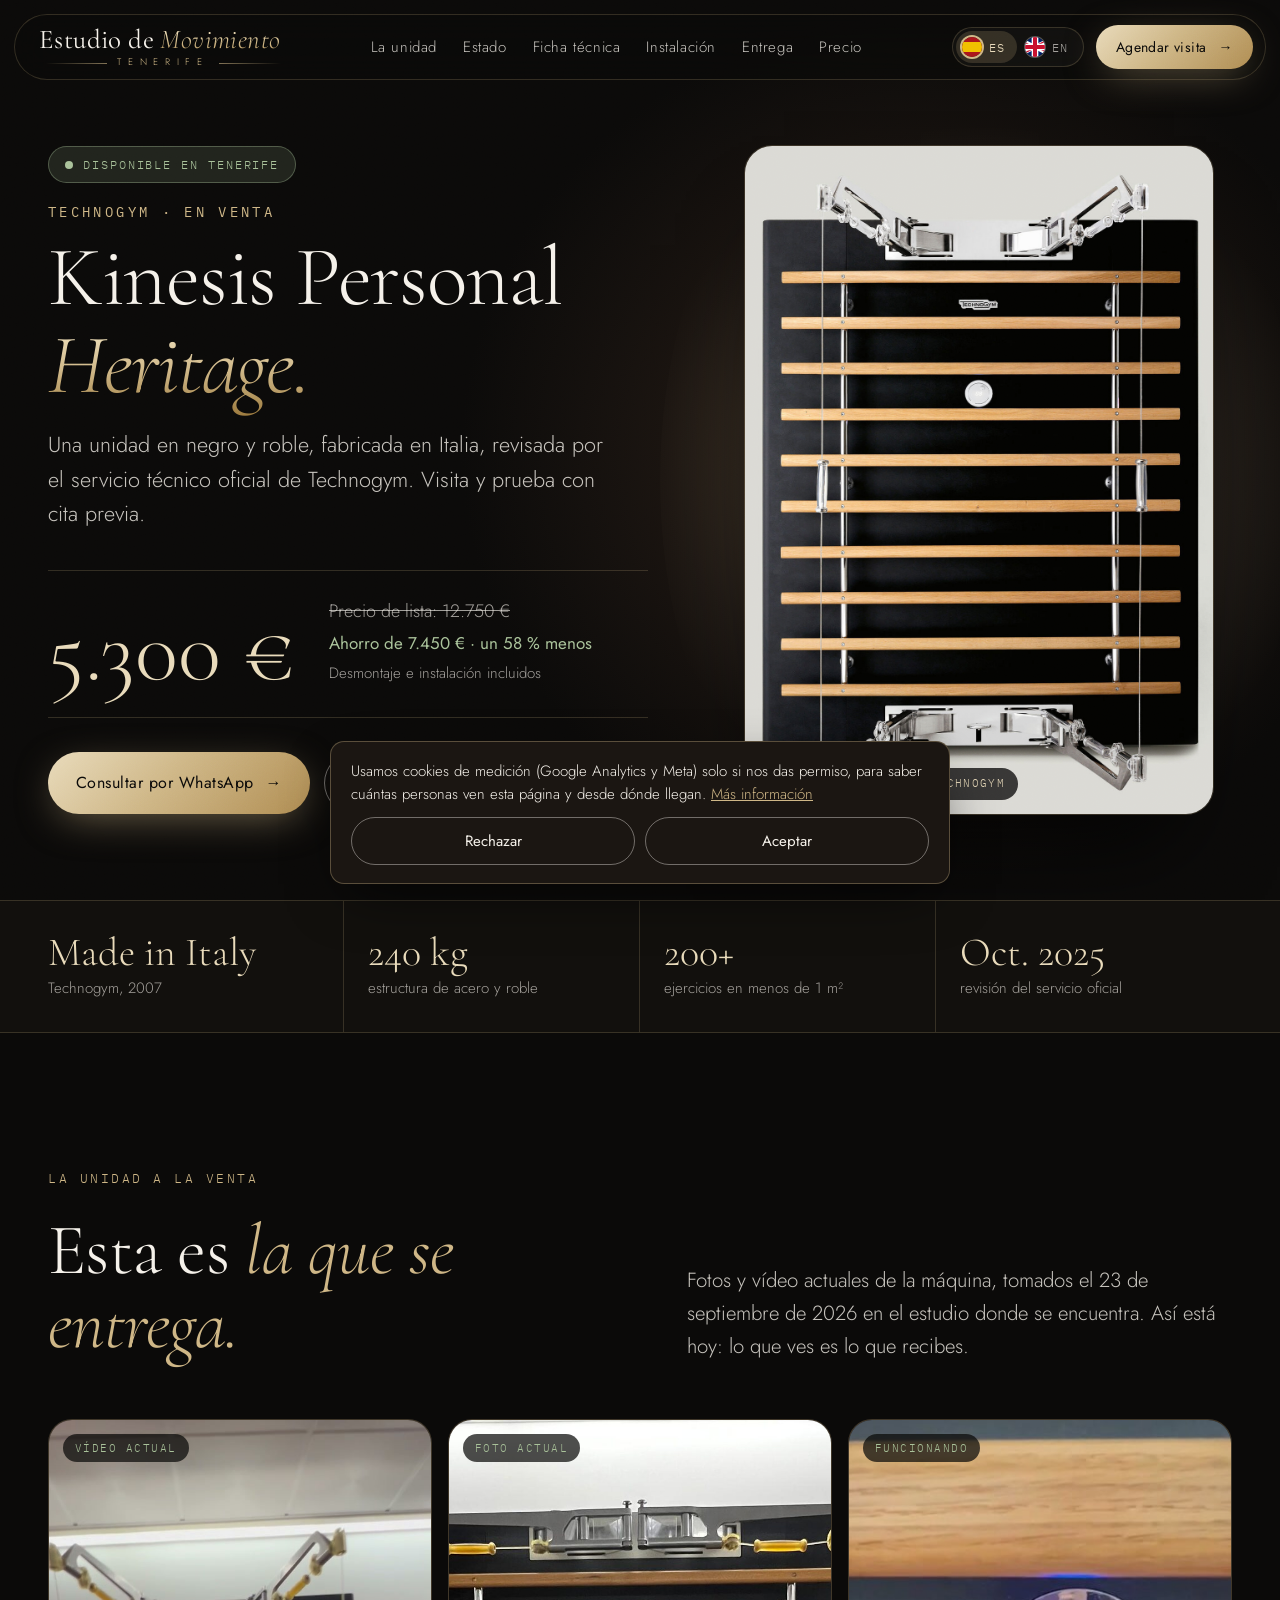
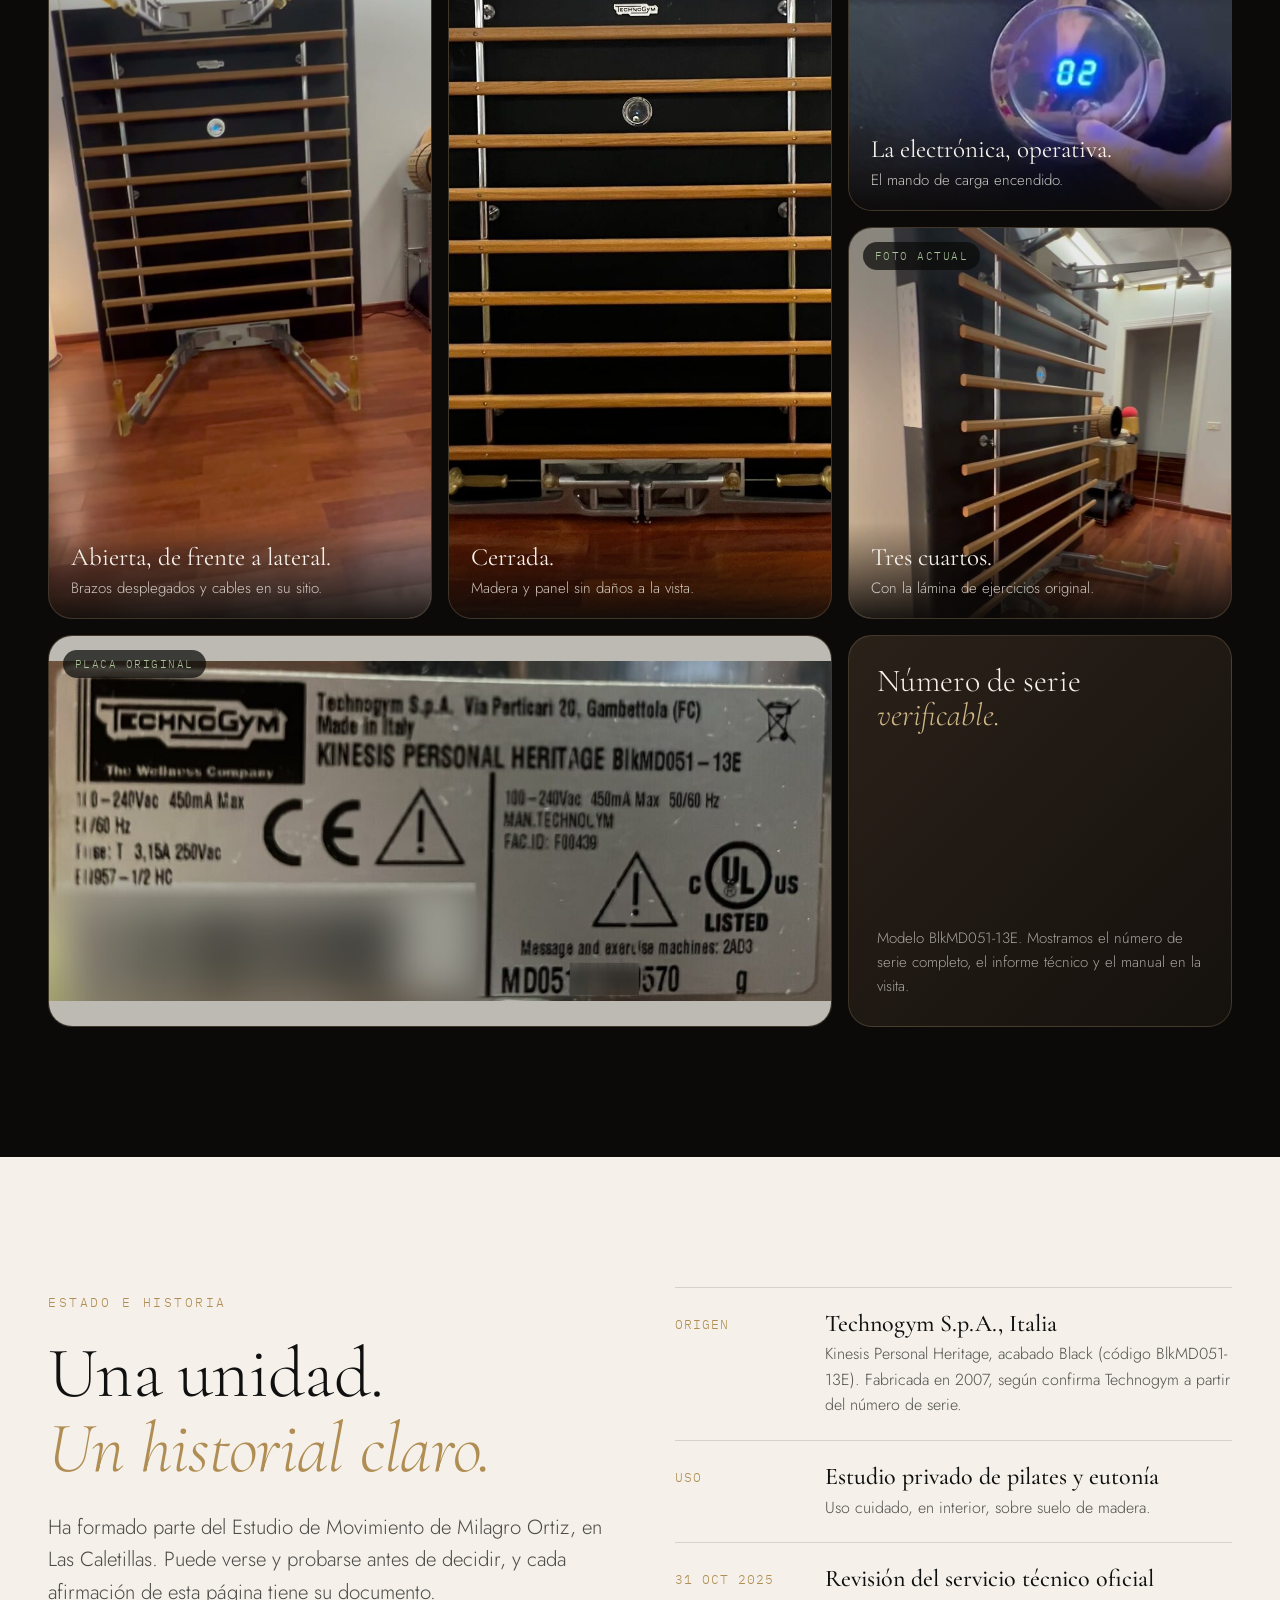
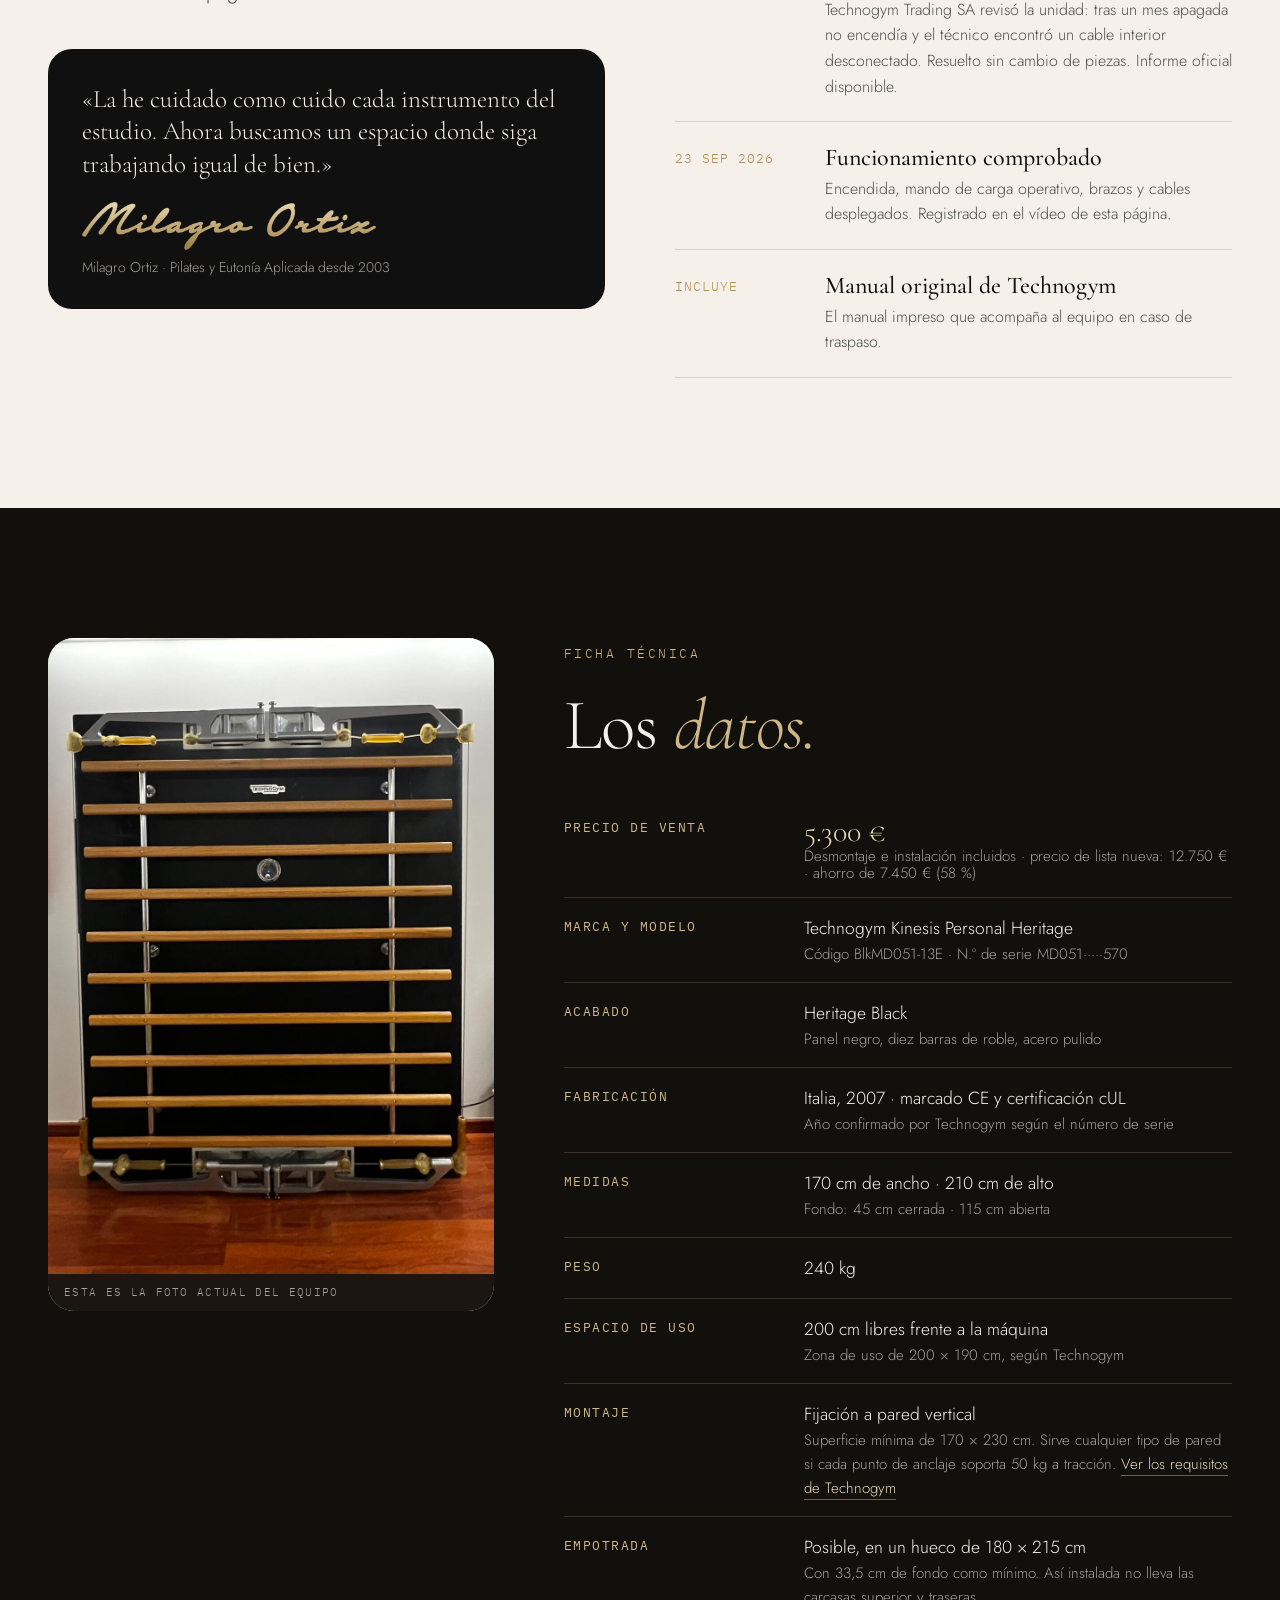
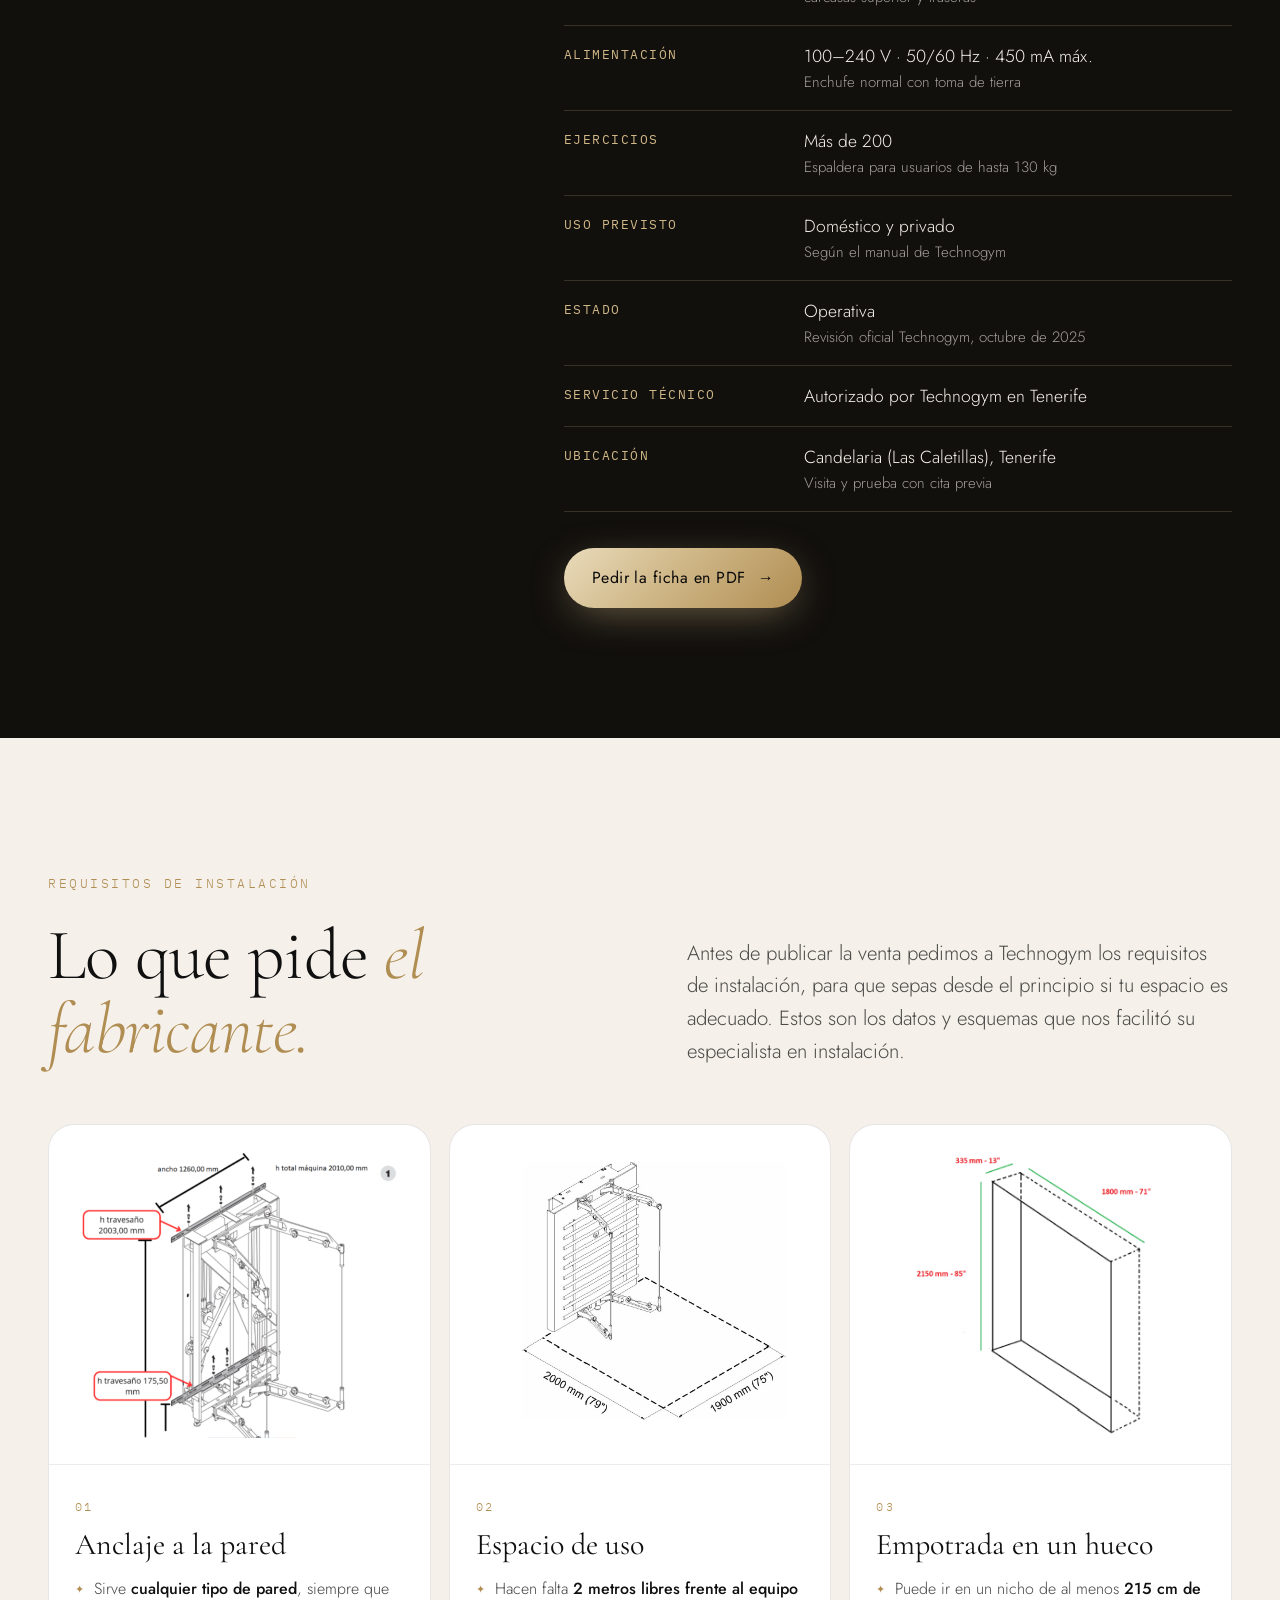
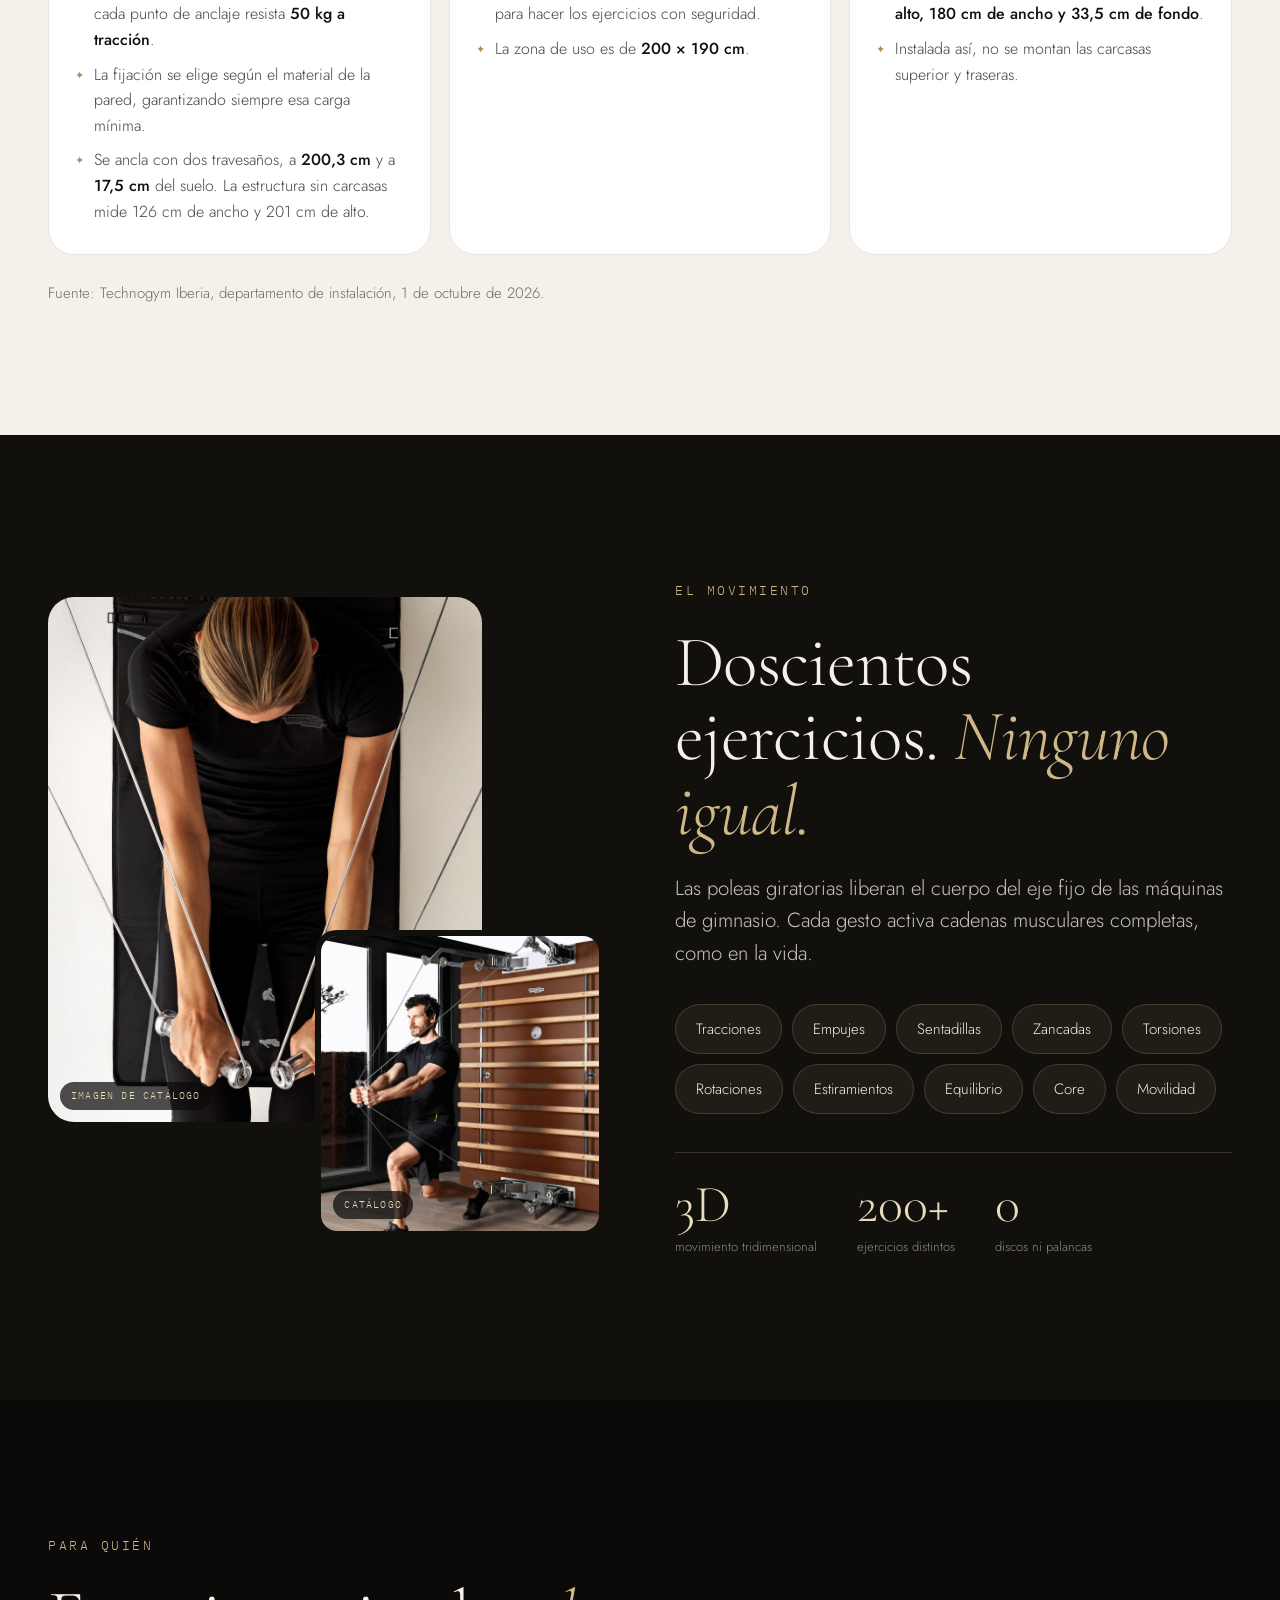
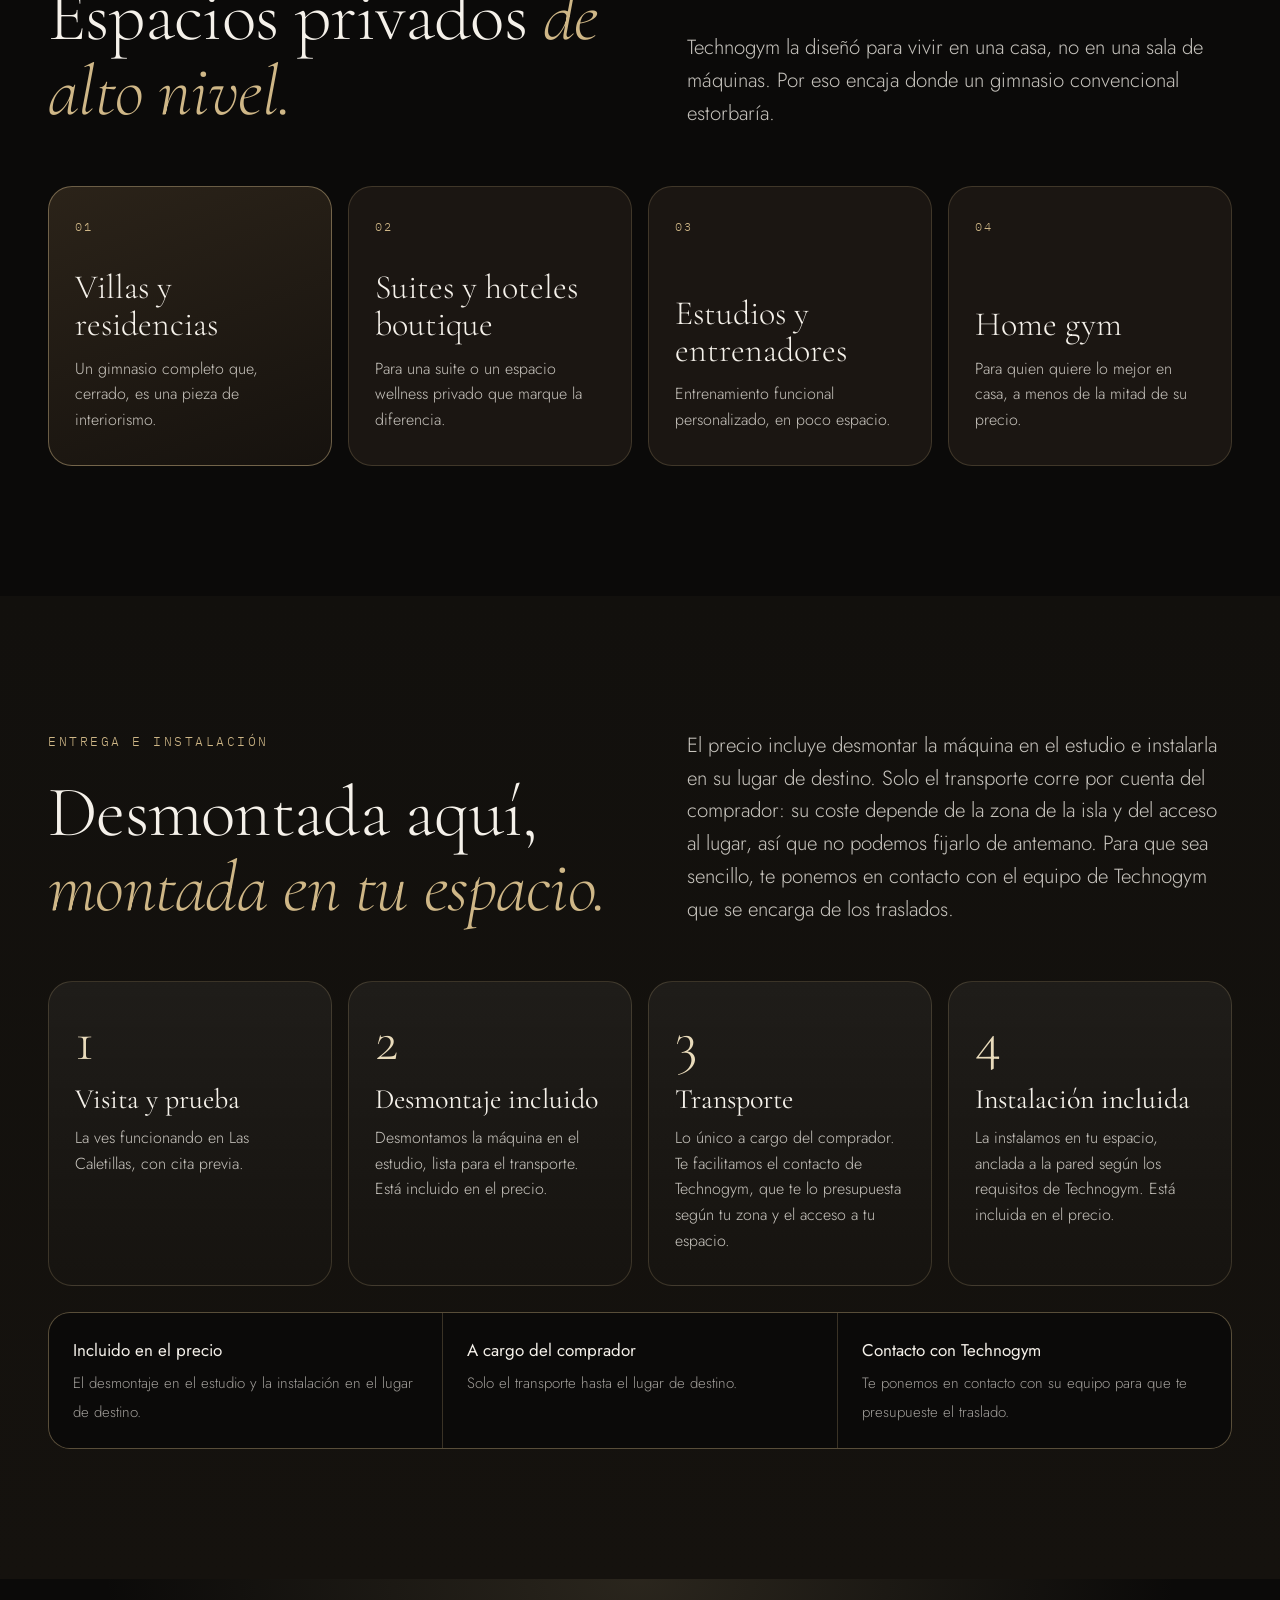
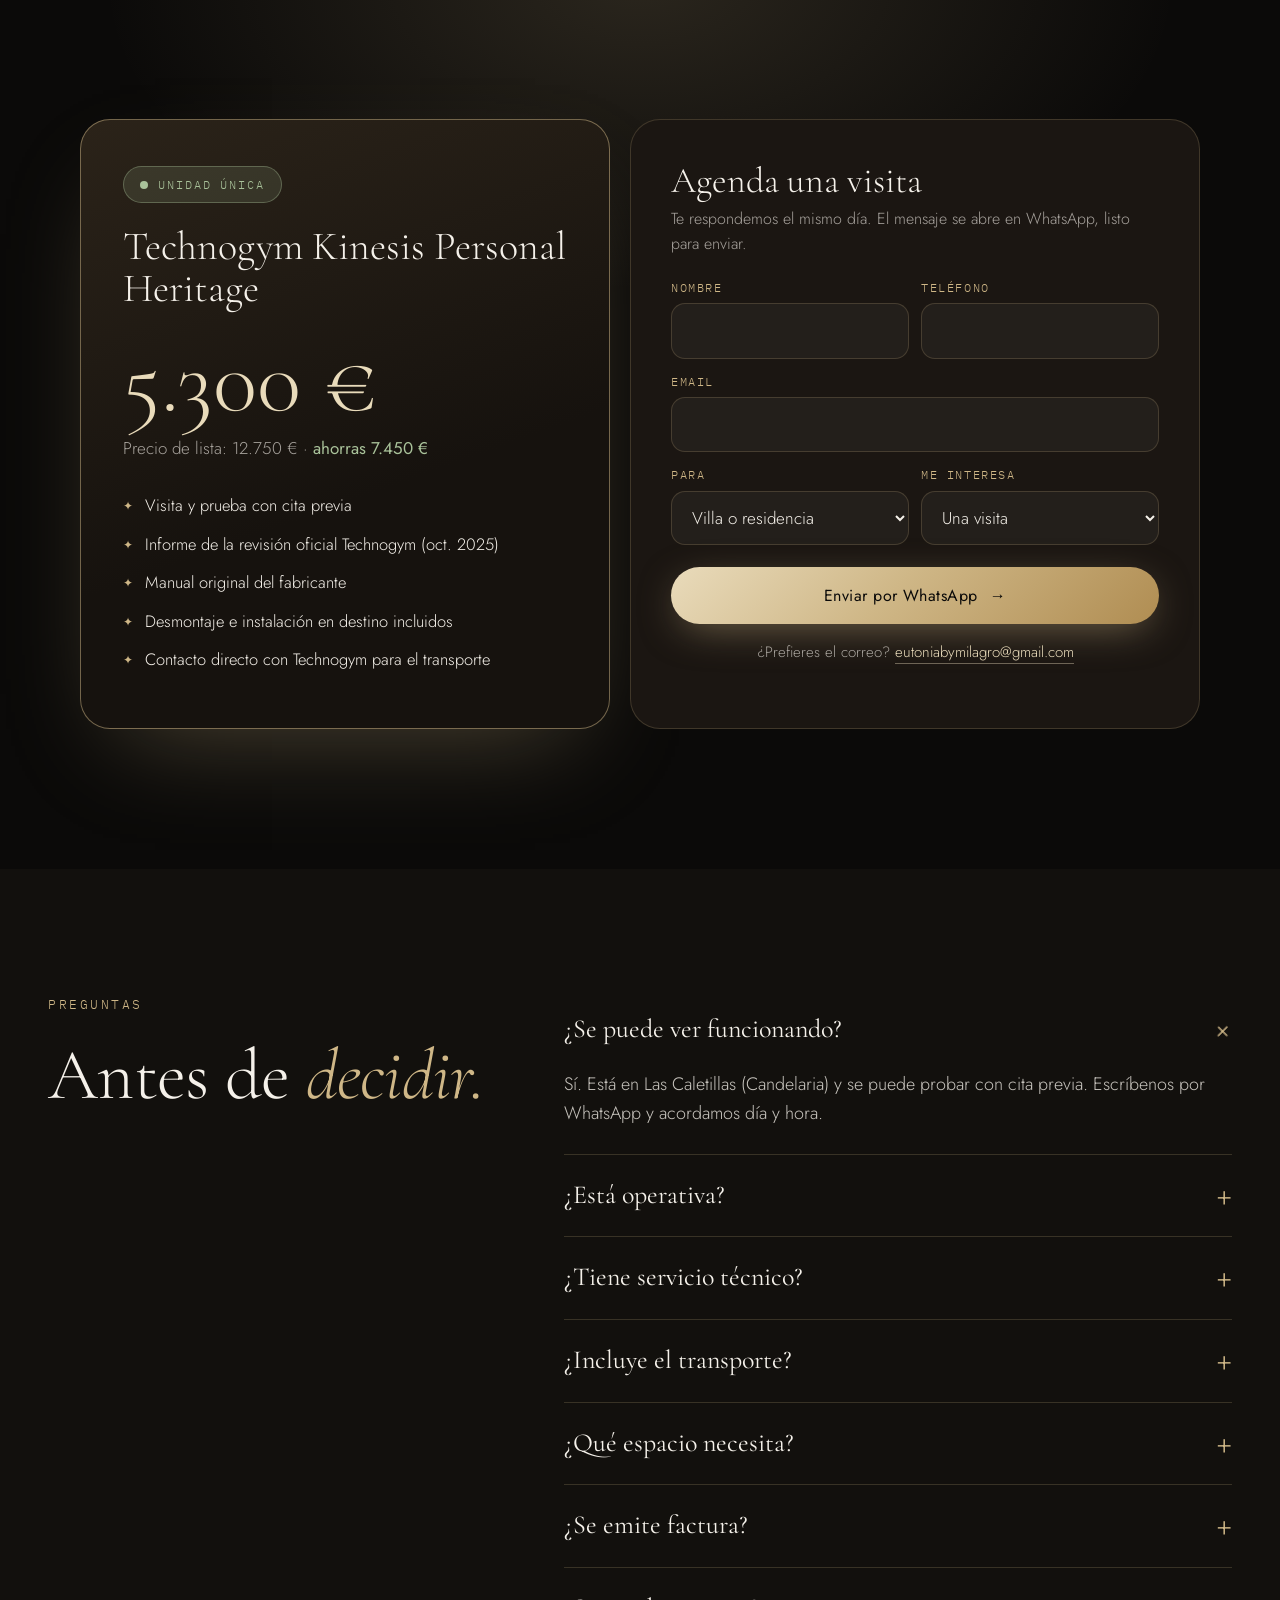
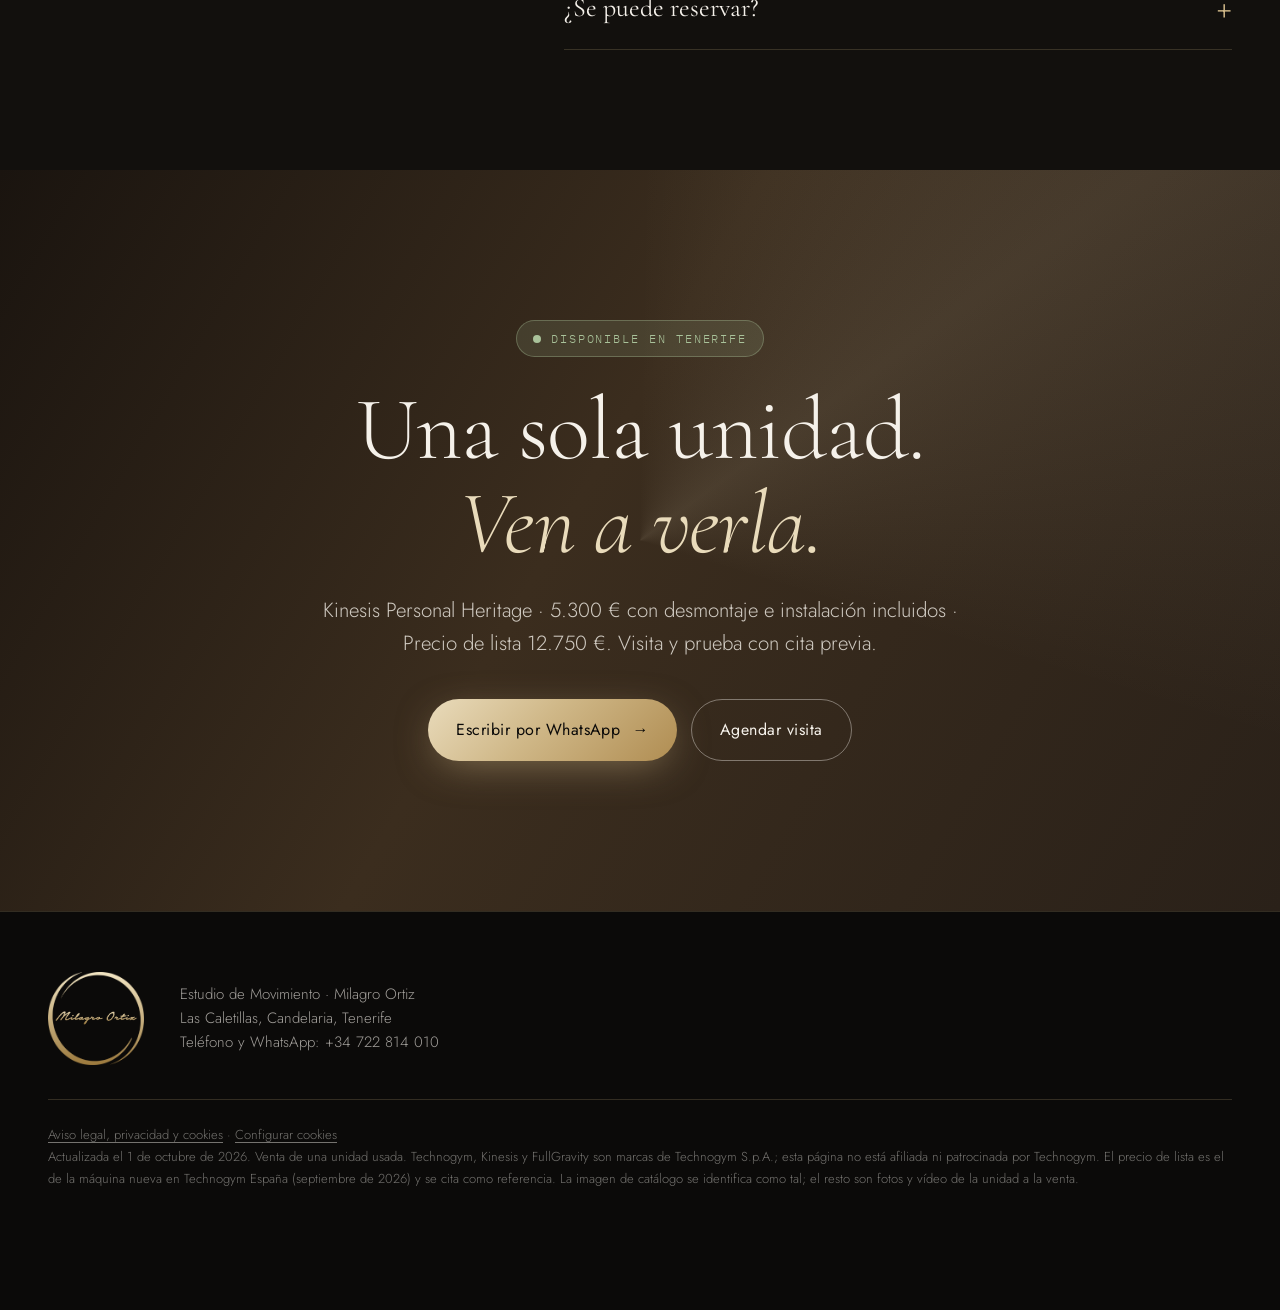
<file: index.html>
<!doctype html>
<html lang="es">
<head>
<meta charset="utf-8">
<meta name="viewport" content="width=device-width, initial-scale=1">
<title>Technogym Kinesis Personal Heritage en venta · Tenerife</title>
<meta name="description" content="Technogym Kinesis Personal Heritage Black en venta en Tenerife. 5.300 € con el desmontaje y la instalación incluidos (precio de lista 12.750 €). Revisada por el servicio técnico oficial. Visita y prueba con cita previa.">
<meta name="robots" content="index, follow, max-image-preview:large">
<link rel="canonical" href="https://estudiodemovimiento.es/">
<link rel="alternate" hreflang="es" href="https://estudiodemovimiento.es/">
<link rel="alternate" hreflang="en" href="https://estudiodemovimiento.es/en/">
<link rel="alternate" hreflang="x-default" href="https://estudiodemovimiento.es/">
<script type="application/ld+json">
{
 "@context": "https://schema.org",
 "@type": "Product",
 "name": "Technogym Kinesis Personal Heritage Black",
 "description": "Technogym Kinesis Personal Heritage en negro y roble, fabricada en Italia en 2007 y revisada por el servicio técnico oficial en octubre de 2025. Una unidad en Tenerife, con el desmontaje y la instalación en destino incluidos.",
 "brand": {
  "@type": "Brand",
  "name": "Technogym"
 },
 "model": "Kinesis Personal Heritage (BlkMD051-13E)",
 "image": [
  "https://estudiodemovimiento.es/img/unidad-frente.jpg",
  "https://estudiodemovimiento.es/img/unidad-abierta.jpg",
  "https://estudiodemovimiento.es/img/unidad-lateral.jpg",
  "https://estudiodemovimiento.es/og.jpg"
 ],
 "offers": {
  "@type": "Offer",
  "url": "https://estudiodemovimiento.es/",
  "price": "5300",
  "priceCurrency": "EUR",
  "itemCondition": "https://schema.org/UsedCondition",
  "availability": "https://schema.org/InStock",
  "areaServed": "Tenerife",
  "seller": {
   "@type": "Organization",
   "name": "Estudio de Movimiento · Milagro Ortiz",
   "url": "https://estudiodemovimiento.es/",
   "telephone": "+34722814010"
  },
  "hasMerchantReturnPolicy": {
   "@type": "MerchantReturnPolicy",
   "applicableCountry": "ES",
   "returnPolicyCategory": "https://schema.org/MerchantReturnNotPermitted"
  },
  "shippingDetails": {
   "@type": "OfferShippingDetails",
   "doesNotShip": true,
   "shippingDestination": {
    "@type": "DefinedRegion",
    "addressCountry": "ES"
   }
  }
 },
 "sku": "BlkMD051-13E",
 "mpn": "BlkMD051-13E"
}
</script>
<meta property="og:type" content="website">
<meta property="og:locale" content="es_ES">
<meta property="og:locale:alternate" content="en_GB">
<meta property="og:site_name" content="Estudio de Movimiento · Milagro Ortiz">
<meta property="og:title" content="Technogym Kinesis Personal Heritage · 5.300 € · Tenerife">
<meta property="og:description" content="Una unidad disponible en Tenerife. Desmontaje e instalación incluidos. Precio de lista 12.750 €. Visita y prueba con cita previa.">
<meta property="og:url" content="https://estudiodemovimiento.es/">
<meta property="og:image" content="https://estudiodemovimiento.es/og.jpg">
<meta property="og:image:secure_url" content="https://estudiodemovimiento.es/og.jpg">
<meta property="og:image:type" content="image/jpeg">
<meta property="og:image:width" content="1200">
<meta property="og:image:height" content="630">
<meta property="og:image:alt" content="La Kinesis Personal Heritage en negro y roble, entre el emblema del Estudio de Movimiento y el precio: 5.300 €, desmontaje e instalación incluidos.">
<meta name="twitter:card" content="summary_large_image">
<meta name="twitter:title" content="Technogym Kinesis Personal Heritage · 5.300 € · Tenerife">
<meta name="twitter:description" content="Una unidad disponible en Tenerife. Desmontaje e instalación incluidos. Precio de lista 12.750 €.">
<meta name="twitter:image" content="https://estudiodemovimiento.es/og.jpg">
<link rel="preconnect" href="https://fonts.googleapis.com">
<link rel="preconnect" href="https://fonts.gstatic.com" crossorigin>
<link href="https://fonts.googleapis.com/css2?family=Cormorant+Garamond:ital,wght@0,300;0,400;0,500;1,300;1,400&family=Jost:wght@300;400;500&family=IBM+Plex+Mono:wght@400;500&display=swap" rel="stylesheet">
<style>
:root{
  --ink:#0B0A09; --noche:#12100D; --cafe:#1B1612; --linea:rgba(207,183,135,.2);
  --champ:#CFB787; --champ-2:#E9DBBB; --oro:#B08D52;
  --crema:#F5F1EA; --crema-2:#EAE2D4; --tinta:#101010;
  --verde:#A9C29A; --verde-f:rgba(169,194,154,.14);
  --texto-2:rgba(245,241,234,.8); --texto-3:rgba(245,241,234,.64);
  --serif:"Cormorant Garamond", Georgia, serif;
  --sans:"Jost", "Helvetica Neue", sans-serif;
  --mono:"IBM Plex Mono", ui-monospace, monospace;
  --ancho:1240px;
}
*{box-sizing:border-box;margin:0;padding:0}
html{scroll-behavior:smooth}
body{background:var(--ink);color:var(--crema);font-family:var(--sans);font-weight:300;font-size:18px;line-height:1.6;-webkit-font-smoothing:antialiased;overflow-x:hidden}
img,video{display:block;max-width:100%}
a{color:inherit;text-decoration:none}
em{font-style:italic}
.envoltura{max-width:var(--ancho);margin:0 auto;padding:0 28px}
@media(max-width:560px){.envoltura{padding:0 16px}}

body::after{content:"";position:fixed;inset:0;pointer-events:none;z-index:100;opacity:.06;mix-blend-mode:overlay;
  background-image:url("data:image/svg+xml,%3Csvg xmlns='http://www.w3.org/2000/svg' width='160' height='160'%3E%3Cfilter id='n'%3E%3CfeTurbulence type='fractalNoise' baseFrequency='.9' numOctaves='3' stitchTiles='stitch'/%3E%3C/filter%3E%3Crect width='100%25' height='100%25' filter='url(%23n)'/%3E%3C/svg%3E")}

.rotulo{font-family:var(--mono);font-size:12.5px;letter-spacing:.2em;text-transform:uppercase;color:var(--champ)}
.titulo{font-family:var(--serif);font-weight:300;line-height:1.04;letter-spacing:-.01em}
.titulo em{color:var(--champ)}
h2.titulo{font-size:clamp(42px,5.6vw,84px)}
.bajada{font-size:clamp(18px,1.6vw,21px);color:var(--texto-2);max-width:640px}

.btn{display:inline-flex;align-items:center;justify-content:center;gap:12px;padding:17px 28px;border-radius:100px;font-family:var(--sans);font-weight:400;font-size:16px;letter-spacing:.03em;transition:transform .3s, background .3s, color .3s, box-shadow .3s, border-color .3s;cursor:pointer;border:0}
.btn-oro{background:linear-gradient(135deg,var(--champ-2),var(--champ) 45%,var(--oro));color:var(--ink);box-shadow:0 10px 40px -10px rgba(207,183,135,.55)}
.btn-oro:hover{transform:translateY(-2px);box-shadow:0 18px 50px -12px rgba(207,183,135,.75)}
.btn-linea{border:1px solid rgba(245,241,234,.4);color:var(--crema)}
.btn-linea:hover{border-color:var(--champ);color:var(--champ)}
.flecha{transition:transform .3s}
.btn:hover .flecha{transform:translateX(4px)}

.disp{display:inline-flex;align-items:center;gap:10px;padding:8px 16px;border-radius:100px;background:var(--verde-f);border:1px solid rgba(169,194,154,.35);color:var(--verde);font-family:var(--mono);font-size:12px;letter-spacing:.16em;text-transform:uppercase}
.disp i{width:8px;height:8px;border-radius:50%;background:var(--verde);box-shadow:0 0 0 0 rgba(169,194,154,.6);animation:late 2s infinite}
@keyframes late{70%{box-shadow:0 0 0 9px rgba(169,194,154,0)}100%{box-shadow:0 0 0 0 rgba(169,194,154,0)}}
.pend{display:inline-block;font-family:var(--mono);font-size:11px;letter-spacing:.1em;padding:2px 10px;border-radius:100px;border:1px dashed var(--champ);color:var(--champ);text-transform:uppercase;vertical-align:2px;margin-left:6px;white-space:nowrap}

.rev{opacity:0;transform:translateY(30px);transition:opacity .9s cubic-bezier(.2,.7,.2,1),transform .9s cubic-bezier(.2,.7,.2,1)}
.rev.in{opacity:1;transform:none}
.rev.d1{transition-delay:.1s}.rev.d2{transition-delay:.2s}.rev.d3{transition-delay:.3s}

/* ---------- NAV ---------- */
.nav{position:fixed;top:14px;left:50%;transform:translateX(-50%);width:min(1280px,calc(100% - 28px));z-index:50;
  display:flex;align-items:center;justify-content:space-between;gap:20px;padding:10px 12px 10px 24px;border-radius:100px;
  background:rgba(11,10,9,.62);backdrop-filter:blur(18px) saturate(1.4);-webkit-backdrop-filter:blur(18px) saturate(1.4);border:1px solid var(--linea)}
.marca{display:inline-flex;flex-direction:column;line-height:1;white-space:nowrap}
.marca-n{font-family:var(--serif);font-weight:400;font-size:27px;letter-spacing:.015em}
.marca-n em{font-weight:300;background:linear-gradient(180deg,#F3E6C4 15%,#CFB787 60%,#A8864A);-webkit-background-clip:text;background-clip:text;color:transparent}
.marca-l{display:flex;align-items:center;gap:10px;margin-top:5px;font-size:9.5px;letter-spacing:.7em;text-transform:uppercase;color:var(--champ);padding-left:.7em}
.marca-l::before,.marca-l::after{content:"";flex:1;height:1px;background:linear-gradient(90deg,transparent,rgba(207,183,135,.6))}
.marca-l::after{background:linear-gradient(270deg,transparent,rgba(207,183,135,.6))}
.nav ul{display:flex;gap:26px;list-style:none;font-size:15px;letter-spacing:.04em}
.nav ul a{opacity:.8;transition:opacity .2s,color .2s}
.nav ul a:hover{opacity:1;color:var(--champ)}
.nav .btn{padding:11px 20px;font-size:14px}
.nav .corto{display:none}
.nav-der{display:flex;align-items:center;gap:12px}
.idiomas{display:flex;gap:2px;padding:3px;border-radius:100px;border:1px solid var(--linea);background:rgba(255,255,255,.03)}
.idiomas a{display:inline-flex;align-items:center;gap:7px;padding:6px 11px 6px 6px;border-radius:100px;font-family:var(--mono);font-size:12px;letter-spacing:.12em;color:var(--texto-3);transition:background .2s,color .2s}
.idiomas a:hover{color:var(--champ)}
.idiomas a[aria-current]{background:rgba(207,183,135,.18);color:var(--champ-2)}
.idiomas svg{width:20px;height:20px;border-radius:50%;flex:none;box-shadow:0 0 0 1px rgba(245,241,234,.3)}
.idiomas a[aria-current] svg{box-shadow:0 0 0 2px var(--champ)}
@media(max-width:1220px){.nav ul{gap:20px;font-size:14.5px}}
@media(max-width:1120px){.nav ul{display:none}}
@media(max-width:560px){.nav{gap:8px;padding-right:7px}.nav-der{gap:5px}.idiomas{padding:2px}.idiomas a{padding:4px}.idiomas a span{display:none}.nav .btn{padding:10px 14px;font-size:13.5px}.nav .btn .flecha{display:none}}
@media(max-width:400px){.nav .marca-n{font-size:17.5px}.nav .marca-l{font-size:7px}nav.nav{padding-left:14px}}
@media(max-width:340px){.nav .marca-n{font-size:15px}.nav .marca-l{letter-spacing:.5em}}
@media(max-width:560px){.marca-n{font-size:20px}.marca-l{font-size:7.5px}.nav{padding-left:18px}.nav .btn .largo{display:none}.nav .corto{display:inline}}

/* ---------- HERO ---------- */
.hero{position:relative;min-height:100vh;display:flex;align-items:center;overflow:hidden;
  background:radial-gradient(ellipse 45% 60% at 72% 50%,#3a2c1d 0%,#1a1410 45%,var(--ink) 80%)}
.hero-grid{position:relative;z-index:2;display:grid;grid-template-columns:1.1fr .9fr;gap:60px;align-items:center;padding-top:130px;padding-bottom:70px}
.hero h1{font-size:clamp(50px,6.6vw,104px);margin:22px 0 18px;letter-spacing:-.015em}
.hero h1 small{display:block;font-family:var(--mono);font-weight:400;font-size:14px;letter-spacing:.24em;text-transform:uppercase;color:var(--champ);margin-bottom:14px}
.hero h1 em{background:linear-gradient(180deg,#F3E6C4 10%,#CFB787 55%,#9C7A3E);-webkit-background-clip:text;background-clip:text;color:transparent}
.hero .lema{font-size:clamp(19px,1.7vw,22px);color:var(--texto-2);max-width:560px}
.precio-h{display:flex;align-items:flex-end;flex-wrap:wrap;gap:12px 34px;margin:38px 0 34px;padding:26px 0;border-top:1px solid var(--linea);border-bottom:1px solid var(--linea);max-width:600px}
.precio-h .grande{font-family:var(--serif);font-weight:300;font-size:clamp(64px,7vw,96px);line-height:.9;color:var(--champ-2)}
.precio-h .ref{display:flex;flex-direction:column;gap:4px;padding-bottom:6px}
.precio-h .ref s{font-size:18px;color:var(--texto-3)}
.precio-h .ref b{font-weight:400;font-size:17px;color:var(--verde)}
.acciones{display:flex;flex-wrap:wrap;gap:14px}
.hero-foto{position:relative;justify-self:center;width:min(470px,100%)}
.hero-foto::before{content:"";position:absolute;inset:-18%;border-radius:50%;background:radial-gradient(circle,rgba(233,219,187,.18) 0%,transparent 64%)}
.hero-foto figure{position:relative;border-radius:28px;overflow:hidden;border:1px solid var(--linea);box-shadow:0 60px 90px -40px rgba(0,0,0,.9)}
.hero-foto img{width:100%;aspect-ratio:1121/1600;object-fit:cover}
.hero-foto figcaption{position:absolute;left:14px;bottom:14px;padding:7px 13px;border-radius:100px;background:rgba(11,10,9,.78);backdrop-filter:blur(6px);font-family:var(--mono);font-size:11px;letter-spacing:.12em;text-transform:uppercase;color:var(--champ-2)}
@media(max-width:940px){.hero-grid{grid-template-columns:1fr;gap:40px;padding-top:110px}.hero-foto{order:-1;width:min(300px,72%)}}

/* franja de datos */
.franja{border-top:1px solid var(--linea);border-bottom:1px solid var(--linea);background:var(--noche)}
.franja .envoltura{display:grid;grid-template-columns:repeat(4,1fr)}
.dato{padding:30px 24px;border-right:1px solid var(--linea)}
.dato:first-child{padding-left:0}.dato:last-child{border-right:0}
.dato b{display:block;font-family:var(--serif);font-weight:300;font-size:40px;line-height:1.05;color:var(--champ-2)}
.dato span{font-size:15px;color:var(--texto-3)}
@media(max-width:860px){.franja .envoltura{grid-template-columns:1fr 1fr}.dato{padding:22px 16px}.dato:nth-child(2){border-right:0}.dato:nth-child(-n+2){border-bottom:1px solid var(--linea)}.dato:nth-child(3){padding-left:0}}

/* ---------- LA UNIDAD (galería real) ---------- */
.seccion{padding:130px 0}
.cabecera{display:grid;grid-template-columns:1.1fr 1fr;gap:40px;align-items:end;margin-bottom:56px}
.cabecera .bajada{justify-self:end}
@media(max-width:860px){.cabecera{grid-template-columns:1fr}.cabecera .bajada{justify-self:start}.seccion{padding:90px 0}}
.galeria{display:grid;grid-template-columns:repeat(12,1fr);grid-auto-rows:120px;gap:16px}
.g{position:relative;border-radius:24px;overflow:hidden;background:var(--cafe);border:1px solid var(--linea)}
.g img,.g video{width:100%;height:100%;object-fit:cover}
.g .pie{position:absolute;left:0;right:0;bottom:0;padding:22px 22px 18px;background:linear-gradient(0deg,rgba(11,10,9,.9),transparent);font-size:15px;color:var(--texto-2)}
.g .pie b{display:block;font-family:var(--serif);font-weight:400;font-size:25px;line-height:1.1;color:var(--crema);margin-bottom:4px}
.g1{grid-column:span 4;grid-row:span 6}
.g2{grid-column:span 4;grid-row:span 6}
.g3{grid-column:span 4;grid-row:span 3}
.g4{grid-column:span 4;grid-row:span 3}
.g5{grid-column:span 8;grid-row:span 3}
.g6{grid-column:span 4;grid-row:span 3;padding:28px;display:flex;flex-direction:column;justify-content:space-between;background:linear-gradient(135deg,#2a2119,#15110d)}
.g6 h3{font-family:var(--serif);font-weight:300;font-size:32px;line-height:1.08}
.g6 p{font-size:15px;color:var(--texto-3)}
.g5 img{object-fit:contain;background:#bdbab3}
.real{position:absolute;top:14px;left:14px;padding:6px 12px;border-radius:100px;background:rgba(11,10,9,.72);font-family:var(--mono);font-size:10.5px;letter-spacing:.14em;text-transform:uppercase;color:var(--verde)}
.nota-foto{margin-top:22px;font-size:15px;color:var(--texto-3)}
@media(max-width:900px){.galeria{grid-template-columns:1fr 1fr;grid-auto-rows:auto}.g{grid-column:auto!important;grid-row:auto!important}.g1,.g2{aspect-ratio:9/16}.g3,.g4{aspect-ratio:1}.g5{grid-column:1/-1!important;aspect-ratio:16/7}.g6{grid-column:1/-1!important}}
@media(max-width:560px){.g .pie{padding:14px 14px 12px;font-size:0}.g .pie b{font-size:19px;margin:0}.real{top:10px;left:10px;font-size:9.5px;padding:5px 9px}}

/* ---------- ESTADO E HISTORIA ---------- */
.estado{padding:130px 0;background:var(--crema);color:var(--tinta)}
.estado .rotulo{color:var(--oro)}
.estado .titulo em{color:var(--oro)}
.estado .bajada{color:rgba(16,16,16,.74)}
.est-grid{display:grid;grid-template-columns:1fr 1fr;gap:70px;align-items:start}
.hitos{list-style:none;border-top:1px solid rgba(16,16,16,.14)}
.hitos li{display:grid;grid-template-columns:130px 1fr;gap:20px;padding:22px 0;border-bottom:1px solid rgba(16,16,16,.14)}
.hitos .f{font-family:var(--mono);font-size:13px;letter-spacing:.08em;color:var(--oro);padding-top:5px;text-transform:uppercase}
.hitos b{display:block;font-family:var(--serif);font-weight:500;font-size:24px;line-height:1.15}
.hitos p{font-size:16px;color:rgba(16,16,16,.72);margin-top:4px}
.garante{margin-top:40px;padding:34px 34px 30px;border-radius:24px;background:var(--tinta);color:var(--crema)}
.garante p{font-family:var(--serif);font-size:25px;line-height:1.3;font-weight:300}
.garante img{height:48px;margin-top:22px}
.garante small{display:block;font-size:14px;color:var(--texto-3);margin-top:6px}
.estado .pend{border-color:var(--oro);color:var(--oro)}
@media(max-width:900px){.est-grid{grid-template-columns:1fr;gap:40px}.hitos li{grid-template-columns:1fr;gap:4px}.estado{padding:90px 0}}

/* ---------- FICHA ---------- */
.ficha{padding:130px 0;background:var(--noche)}
.ficha-grid{display:grid;grid-template-columns:.8fr 1.2fr;gap:70px;align-items:start}
.ficha-img{border-radius:26px;overflow:hidden;background:#dcdad4;position:sticky;top:110px}
.ficha-img span{display:block;padding:10px 16px;background:var(--cafe);font-family:var(--mono);font-size:11px;letter-spacing:.12em;text-transform:uppercase;color:var(--texto-3)}
.tabla{width:100%;border-collapse:collapse}
.tabla tr{border-bottom:1px solid var(--linea)}
.tabla th{text-align:left;font-weight:400;font-family:var(--mono);font-size:12.5px;letter-spacing:.12em;text-transform:uppercase;color:var(--champ);padding:18px 20px 18px 0;width:36%;vertical-align:top}
.tabla td{padding:16px 0;font-size:17.5px}
.tabla td small{display:block;color:var(--texto-3);font-size:15px}
.tabla tr.destacado td{font-family:var(--serif);font-size:30px;color:var(--champ-2);line-height:1.1}
.tabla tr.destacado td small{font-family:var(--sans)}
.ficha .acciones{margin-top:36px}
@media(max-width:900px){.ficha-grid{grid-template-columns:1fr;gap:40px}.ficha-img{position:static;max-width:420px}.ficha{padding:90px 0}.tabla th{width:40%}}

/* ---------- INSTALACIÓN ---------- */
.instalacion{padding:130px 0;background:var(--crema);color:var(--tinta)}
.instalacion .rotulo{color:var(--oro)}
.instalacion .titulo em{color:var(--oro)}
.instalacion .bajada{color:rgba(16,16,16,.74)}
.req-grid{display:grid;grid-template-columns:repeat(3,1fr);gap:18px}
.req{display:flex;flex-direction:column;border-radius:26px;overflow:hidden;background:#fff;border:1px solid rgba(16,16,16,.1)}
.req figure{height:340px;padding:26px;display:flex;align-items:center;justify-content:center;border-bottom:1px solid rgba(16,16,16,.08)}
.req figure img{max-width:100%;max-height:100%;object-fit:contain}
.req div{padding:26px 26px 30px}
.req .num{font-family:var(--mono);font-size:12px;letter-spacing:.2em;color:var(--oro)}
.req h3{font-family:var(--serif);font-weight:400;font-size:30px;line-height:1.08;margin:10px 0 14px}
.req ul{list-style:none;display:flex;flex-direction:column;gap:9px}
.req li{display:flex;gap:10px;font-size:16px;color:rgba(16,16,16,.78)}
.req li::before{content:"✦";color:var(--oro);font-size:11px;margin-top:5px}
.req li b{font-weight:500;color:var(--tinta)}
.fuente{margin-top:26px;font-size:15px;color:rgba(16,16,16,.6)}
@media(max-width:1000px){.req-grid{grid-template-columns:1fr 1fr}.req:first-child{grid-column:1/-1}}
@media(max-width:640px){.req-grid{grid-template-columns:1fr}.req figure{height:260px;padding:18px}.instalacion{padding:90px 0}}

/* ---------- EL MOVIMIENTO ---------- */
.movimiento{background:var(--noche);padding:140px 0;overflow:hidden}
.mov-grid{display:grid;grid-template-columns:1fr 1fr;gap:70px;align-items:center}
.mov-fotos{position:relative;height:640px}
.mov-fotos .f1{position:absolute;left:0;top:0;width:78%;height:82%;border-radius:26px;overflow:hidden}
.mov-fotos .f2{position:absolute;right:0;bottom:0;width:52%;height:48%;border-radius:22px;overflow:hidden;border:6px solid var(--noche)}
.mov-fotos img{width:100%;height:100%;object-fit:cover}
.patrones{display:flex;flex-wrap:wrap;gap:10px;margin:34px 0 38px}
.patrones span{padding:12px 20px;border-radius:100px;background:rgba(207,183,135,.08);border:1px solid var(--linea);font-size:15px;transition:background .3s,color .3s,transform .3s}
.patrones span:hover{background:var(--champ);color:var(--ink);transform:translateY(-2px)}
.mov-dato{display:flex;gap:40px;border-top:1px solid var(--linea);padding-top:26px}
.mov-dato b{font-family:var(--serif);font-weight:300;font-size:52px;line-height:1;color:var(--champ-2);display:block}
.mov-dato span{font-size:13px;color:rgba(245,241,234,.55)}
@media(max-width:900px){.mov-grid{grid-template-columns:1fr}.mov-fotos{height:460px}}
.mov-fotos .cat{position:absolute;left:12px;bottom:12px;padding:6px 11px;border-radius:100px;background:rgba(11,10,9,.72);font-family:var(--mono);font-size:10px;letter-spacing:.12em;text-transform:uppercase;color:var(--champ-2)}
.mov-fotos > div{position:absolute}
@media(max-width:560px){.mov-fotos{height:380px}.movimiento{padding:90px 0}}

/* ---------- PARA QUIÉN ---------- */
.quien{padding:130px 0;background:var(--ink)}
.q-grid{display:grid;grid-template-columns:repeat(4,1fr);gap:16px}
.q{border-radius:24px;padding:30px 26px 32px;min-height:280px;display:flex;flex-direction:column;justify-content:space-between;border:1px solid var(--linea);background:var(--cafe);transition:transform .35s,border-color .35s}
.q:hover{transform:translateY(-6px);border-color:rgba(207,183,135,.5)}
.q:nth-child(1){background:linear-gradient(160deg,#2b2319,#16120e);border-color:rgba(207,183,135,.45)}
.q b{font-family:var(--serif);font-weight:300;font-size:34px;line-height:1.04}
.q p{font-size:16px;color:var(--texto-2);margin-top:12px}
.q .num{font-family:var(--mono);font-size:12px;letter-spacing:.2em;color:var(--champ)}
@media(max-width:1000px){.q-grid{grid-template-columns:1fr 1fr}}
@media(max-width:560px){.q-grid{grid-template-columns:1fr}.q{min-height:0;gap:30px}}

/* ---------- ENTREGA ---------- */
.entrega{padding:130px 0;background:linear-gradient(180deg,var(--noche),#15120e)}
.pasos{display:grid;grid-template-columns:repeat(4,1fr);gap:16px;counter-reset:p}
.paso{padding:30px 26px 32px;border-radius:24px;background:linear-gradient(180deg,rgba(255,255,255,.05),rgba(255,255,255,.012));border:1px solid var(--linea)}
.paso .n{font-family:var(--serif);font-weight:300;font-size:58px;line-height:1;color:var(--champ-2)}
.paso h3{font-family:var(--serif);font-weight:400;font-size:28px;margin:14px 0 10px;line-height:1.1}
.paso p{font-size:16px;color:var(--texto-2)}
.condiciones{display:grid;grid-template-columns:repeat(3,1fr);gap:1px;margin-top:26px;border-radius:22px;overflow:hidden;border:1px solid var(--linea);background:var(--linea)}
.condiciones div{background:var(--ink);padding:24px 24px 22px}
.condiciones b{display:block;font-weight:400;font-size:17px;margin-bottom:4px}
.condiciones span{font-size:15px;color:var(--texto-3)}
@media(max-width:1000px){.pasos{grid-template-columns:1fr 1fr}.condiciones{grid-template-columns:1fr}}
@media(max-width:560px){.pasos{grid-template-columns:1fr}.entrega{padding:90px 0}}

/* ---------- OFERTA + FORMULARIO ---------- */
.oferta{padding:140px 0;background:radial-gradient(ellipse 60% 50% at 50% 0%,rgba(207,183,135,.16),transparent 70%),var(--ink)}
.of-grid{display:grid;grid-template-columns:1fr 1fr;gap:20px;max-width:1120px;margin:0 auto}
.tarjeta-precio{border-radius:30px;padding:46px 42px;background:linear-gradient(160deg,#2b2319 0%,#16120e 60%);border:1px solid rgba(207,183,135,.5);box-shadow:0 40px 100px -40px rgba(207,183,135,.35)}
.tarjeta-precio h3{font-family:var(--serif);font-weight:300;font-size:40px;line-height:1.05}
.tarjeta-precio .monto{font-family:var(--serif);font-weight:300;font-size:92px;line-height:1;color:var(--champ-2);margin:26px 0 8px}
.tarjeta-precio .monto-ref{font-size:17px;color:var(--texto-3)}
.tarjeta-precio .monto-ref b{color:var(--verde);font-weight:400}
.tarjeta-precio ul{list-style:none;margin:30px 0 0;display:flex;flex-direction:column;gap:12px}
.tarjeta-precio li{display:flex;gap:12px;font-size:16.5px}
.tarjeta-precio li::before{content:"✦";color:var(--champ);font-size:12px;margin-top:5px}
.form{border-radius:30px;padding:42px 40px;background:var(--cafe);border:1px solid var(--linea)}
.form h3{font-family:var(--serif);font-weight:300;font-size:36px;line-height:1.05;margin-bottom:6px}
.form > p{font-size:16px;color:var(--texto-3);margin-bottom:22px}
.campo{display:flex;flex-direction:column;gap:6px;margin-bottom:14px}
.campo label{font-family:var(--mono);font-size:11.5px;letter-spacing:.14em;text-transform:uppercase;color:var(--champ)}
.campo input,.campo select{font:inherit;font-size:17px;color:var(--crema);background:rgba(255,255,255,.04);border:1px solid var(--linea);border-radius:14px;padding:13px 16px;outline:none;transition:border-color .2s}
.campo input:focus,.campo select:focus{border-color:var(--champ)}
.campo select option{background:var(--cafe)}
.dos{display:grid;grid-template-columns:1fr 1fr;gap:12px}
.form .btn{width:100%;margin-top:8px}
.form .alt{margin-top:16px;font-size:15px;color:var(--texto-3);text-align:center}
.form .alt a{color:var(--champ-2);border-bottom:1px solid rgba(233,219,187,.4)}
@media(max-width:900px){.of-grid{grid-template-columns:1fr}.tarjeta-precio,.form{padding:34px 24px}.tarjeta-precio .monto{font-size:72px}.oferta{padding:90px 0}}
@media(max-width:480px){.dos{grid-template-columns:1fr}}

/* ---------- FAQ ---------- */
.faq{padding:120px 0;background:var(--noche)}
.faq-grid{display:grid;grid-template-columns:.8fr 1.2fr;gap:70px}
details{border-bottom:1px solid var(--linea)}
summary{list-style:none;cursor:pointer;padding:24px 0;display:flex;justify-content:space-between;gap:20px;font-family:var(--serif);font-size:26px;font-weight:400;line-height:1.2}
summary::-webkit-details-marker{display:none}
summary::after{content:"+";font-family:var(--sans);font-weight:300;font-size:28px;color:var(--champ);transition:transform .3s}
details[open] summary::after{transform:rotate(45deg)}
details p{padding:0 0 26px;color:var(--texto-2);max-width:660px}
@media(max-width:860px){.faq-grid{grid-template-columns:1fr;gap:26px}.faq{padding:90px 0}summary{font-size:22px}}

/* ---------- CIERRE ---------- */
.cierre{padding:150px 0;text-align:center;position:relative;overflow:hidden;background:linear-gradient(120deg,#1a140f 0%,#3b2d1e 45%,#2a2119 100%)}
.cierre::before{content:"";position:absolute;inset:-40%;background:conic-gradient(from 0deg,transparent,rgba(233,219,187,.1),transparent 30%);animation:rota 18s linear infinite}
@keyframes rota{to{transform:rotate(360deg)}}
.cierre .envoltura{position:relative}
.cierre h2{font-size:clamp(48px,7vw,110px)}
.cierre h2 em{color:var(--champ-2)}
.cierre .bajada{margin:24px auto 40px}
.cierre .acciones{justify-content:center}

/* ---------- PIE ---------- */
footer{padding:60px 0 120px;background:var(--ink);border-top:1px solid var(--linea);font-size:15px;color:var(--texto-3)}
.pie-grid{display:grid;grid-template-columns:auto 1fr auto;gap:36px;align-items:center}
.emblema{position:relative;width:96px;aspect-ratio:1400/1351}
.emblema img{position:absolute}
.emblema .anillo{inset:0;width:100%}
.emblema .nombre{left:50%;top:50%;width:84%;transform:translate(-50%,-50%)}
.legal a{text-decoration:underline;text-underline-offset:3px}
.legal{margin-top:34px;padding-top:24px;border-top:1px solid var(--linea);font-size:13px;color:rgba(245,241,234,.45);line-height:1.7}
@media(max-width:760px){.pie-grid{grid-template-columns:1fr}}

/* ---------- BARRA MÓVIL ---------- */
.barra-movil{display:none}
@media(max-width:760px){
  .barra-movil{display:flex;position:fixed;left:10px;right:10px;bottom:10px;z-index:60;align-items:center;justify-content:space-between;gap:12px;padding:10px 10px 10px 20px;border-radius:100px;background:rgba(11,10,9,.9);backdrop-filter:blur(14px);-webkit-backdrop-filter:blur(14px);border:1px solid var(--linea);transform:translateY(140%);transition:transform .4s}
  .barra-movil.ver{transform:none}
  .barra-movil b{font-family:var(--serif);font-weight:400;font-size:26px;color:var(--champ-2);line-height:1}
  .barra-movil small{display:block;font-size:12px;color:var(--texto-3)}
  .barra-movil .btn{padding:12px 18px;font-size:14px}
}

@media(prefers-reduced-motion:reduce){
  *,*::before,*::after{animation:none!important;transition:none!important}
  .rev{opacity:1;transform:none}
}
</style>
<script src="medicion.js"></script>
</head>
<body>

<nav class="nav">
  <a class="marca" href="#" aria-label="Estudio de Movimiento, Tenerife"><span class="marca-n">Estudio de <em>Movimiento</em></span><span class="marca-l">Tenerife</span></a>
  <ul>
    <li><a href="#unidad">La unidad</a></li>
    <li><a href="#estado">Estado</a></li>
    <li><a href="#ficha">Ficha técnica</a></li>
    <li><a href="#instalacion">Instalación</a></li>
    <li><a href="#entrega">Entrega</a></li>
    <li><a href="#precio">Precio</a></li>
  </ul>
  <div class="nav-der">
    <div class="idiomas" role="group" aria-label="Idioma · Language"><a href="./" hreflang="es" lang="es" title="Español" aria-current="page"><svg viewBox="0 0 3 2" preserveAspectRatio="xMidYMid slice" aria-hidden="true"><rect width="3" height="2" fill="#AA151B"/><rect y=".5" width="3" height="1" fill="#F1BF00"/></svg><span>ES</span></a><a href="en/" hreflang="en" lang="en" title="English"><svg viewBox="0 0 60 30" preserveAspectRatio="xMidYMid slice" aria-hidden="true"><clipPath id="uk-t"><path d="M30,15h30v15zv15h-30zh-30v-15zv-15h30z"/></clipPath><path d="M0,0v30h60v-30z" fill="#012169"/><path d="M0,0L60,30M60,0L0,30" stroke="#fff" stroke-width="6"/><path d="M0,0L60,30M60,0L0,30" clip-path="url(#uk-t)" stroke="#C8102E" stroke-width="4"/><path d="M30,0v30M0,15h60" stroke="#fff" stroke-width="10"/><path d="M30,0v30M0,15h60" stroke="#C8102E" stroke-width="6"/></svg><span>EN</span></a></div>
    <a class="btn btn-oro" href="#precio"><span class="largo">Agendar visita</span><span class="corto">Visita</span> <span class="flecha">→</span></a>
  </div>
</nav>

<!-- HERO -->
<header class="hero">
  <div class="hero-grid envoltura">
    <div>
      <span class="disp"><i></i>Disponible en Tenerife</span>
      <h1 class="titulo"><small>Technogym · En venta</small>Kinesis Personal <em>Heritage.</em></h1>
      <p class="lema">Una unidad en negro y roble, fabricada en Italia, revisada por el servicio técnico oficial de Technogym. Visita y prueba con cita previa.</p>
      <div class="precio-h">
        <span class="grande">5.300 €</span>
        <span class="ref"><s>Precio de lista: 12.750 €</s><b>Ahorro de 7.450 € · un 58 % menos</b><span style="font-size:15px;color:var(--texto-3)">Desmontaje e instalación incluidos</span></span>
      </div>
      <div class="acciones">
        <a class="btn btn-oro js-wa" href="#" data-msg="Hola, me interesa la Technogym Kinesis Personal Heritage disponible en Tenerife. ¿Podría recibir la ficha y coordinar una visita?">Consultar por WhatsApp <span class="flecha">→</span></a>
        <a class="btn btn-linea" href="#ficha">Ver ficha técnica <span class="flecha">↓</span></a>
      </div>
    </div>
    <div class="hero-foto">
      <figure>
        <img src="img/tg-frente.jpg" alt="Kinesis Personal Heritage Black, imagen de catálogo de Technogym">
        <figcaption>Imagen de catálogo Technogym</figcaption>
      </figure>
    </div>
  </div>
</header>

<section class="franja" aria-label="Datos clave">
  <div class="envoltura">
    <div class="dato"><b>Made in Italy</b><span>Technogym, 2007</span></div>
    <div class="dato"><b>240 kg</b><span>estructura de acero y roble</span></div>
    <div class="dato"><b>200+</b><span>ejercicios en menos de 1 m²</span></div>
    <div class="dato"><b>Oct. 2025</b><span>revisión del servicio oficial</span></div>
  </div>
</section>

<!-- LA UNIDAD A LA VENTA -->
<section class="seccion" id="unidad">
  <div class="envoltura">
    <div class="cabecera">
      <div>
        <span class="rotulo rev">La unidad a la venta</span>
        <h2 class="titulo rev d1" style="margin-top:22px">Esta es <em>la que se entrega.</em></h2>
      </div>
      <p class="bajada rev d2">Fotos y vídeo actuales de la máquina, tomados el 23 de septiembre de 2026 en el estudio donde se encuentra. Así está hoy: lo que ves es lo que recibes.</p>
    </div>
    <div class="galeria">
      <div class="g g1 rev"><video src="img/unidad-abierta.mp4" poster="img/unidad-abierta.jpg" autoplay muted loop playsinline preload="metadata" aria-label="Vídeo de la unidad abierta, recorriéndola de frente a lateral"></video><span class="real">Vídeo actual</span><div class="pie"><b>Abierta, de frente a lateral.</b>Brazos desplegados y cables en su sitio.</div></div>
      <div class="g g2 rev d1"><img src="img/unidad-frente.jpg" alt="La unidad cerrada, de frente"><span class="real">Foto actual</span><div class="pie"><b>Cerrada.</b>Madera y panel sin daños a la vista.</div></div>
      <div class="g g3 rev d2"><img src="img/unidad-carga.jpg" alt="Mando de carga encendido marcando 02"><span class="real">Funcionando</span><div class="pie"><b>La electrónica, operativa.</b>El mando de carga encendido.</div></div>
      <div class="g g4 rev d3"><img src="img/unidad-lateral.jpg" alt="La unidad abierta vista en tres cuartos" style="object-position:center 35%"><span class="real">Foto actual</span><div class="pie"><b>Tres cuartos.</b>Con la lámina de ejercicios original.</div></div>
      <div class="g g5 rev"><img src="img/placa.jpg" alt="Placa de identificación: Kinesis Personal Heritage BlkMD051-13E, Made in Italy, 100–240 V"><span class="real">Placa original</span></div>
      <div class="g g6 rev d1"><h3>Número de serie <em style="color:var(--champ)">verificable.</em></h3><p>Modelo BlkMD051-13E. Mostramos el número de serie completo, el informe técnico y el manual en la visita.</p></div>
    </div>
  </div>
</section>

<!-- ESTADO E HISTORIA -->
<section class="estado" id="estado">
  <div class="envoltura est-grid">
    <div>
      <span class="rotulo rev">Estado e historia</span>
      <h2 class="titulo rev d1" style="margin-top:22px">Una unidad.<br><em>Un historial claro.</em></h2>
      <p class="bajada rev d2" style="margin-top:24px">Ha formado parte del Estudio de Movimiento de Milagro Ortiz, en Las Caletillas. Puede verse y probarse antes de decidir, y cada afirmación de esta página tiene su documento.</p>
      <div class="garante rev d3">
        <p>«La he cuidado como cuido cada instrumento del estudio. Ahora buscamos un espacio donde siga trabajando igual de bien.»</p>
        <img src="img/firma-oro.png" alt="Milagro Ortiz">
        <small>Milagro Ortiz · Pilates y Eutonía Aplicada desde 2003</small>
      </div>
    </div>
    <ul class="hitos rev d2">
      <li><span class="f">Origen</span><div><b>Technogym S.p.A., Italia</b><p>Kinesis Personal Heritage, acabado Black (código BlkMD051-13E). Fabricada en 2007, según confirma Technogym a partir del número de serie.</p></div></li>
      <li><span class="f">Uso</span><div><b>Estudio privado de pilates y eutonía</b><p>Uso cuidado, en interior, sobre suelo de madera.</p></div></li>
      <li><span class="f">31 oct 2025</span><div><b>Revisión del servicio técnico oficial</b><p>Technogym Trading SA revisó la unidad: tras un mes apagada no encendía y el técnico encontró un cable interior desconectado. Resuelto sin cambio de piezas. Informe oficial disponible.</p></div></li>
      <li><span class="f">23 sep 2026</span><div><b>Funcionamiento comprobado</b><p>Encendida, mando de carga operativo, brazos y cables desplegados. Registrado en el vídeo de esta página.</p></div></li>
      <li><span class="f">Incluye</span><div><b>Manual original de Technogym</b><p>El manual impreso que acompaña al equipo en caso de traspaso.</p></div></li>
    </ul>
  </div>
</section>

<!-- FICHA -->
<section class="ficha" id="ficha">
  <div class="envoltura ficha-grid">
    <div class="ficha-img rev"><img src="img/unidad-frente.jpg" alt="La Kinesis Personal Heritage Black que se vende, cerrada contra la pared"><span>Esta es la foto actual del equipo</span></div>
    <div>
      <span class="rotulo rev">Ficha técnica</span>
      <h2 class="titulo rev d1" style="margin:22px 0 36px">Los <em>datos.</em></h2>
      <table class="tabla rev d2">
        <tr class="destacado"><th>Precio de venta</th><td>5.300 €<small>Desmontaje e instalación incluidos · precio de lista nueva: 12.750 € · ahorro de 7.450 € (58 %)</small></td></tr>
        <tr><th>Marca y modelo</th><td>Technogym Kinesis Personal Heritage<small>Código BlkMD051-13E · N.º de serie MD051·····570</small></td></tr>
        <tr><th>Acabado</th><td>Heritage Black<small>Panel negro, diez barras de roble, acero pulido</small></td></tr>
        <tr><th>Fabricación</th><td>Italia, 2007 · marcado CE y certificación cUL<small>Año confirmado por Technogym según el número de serie</small></td></tr>
        <tr><th>Medidas</th><td>170 cm de ancho · 210 cm de alto<small>Fondo: 45 cm cerrada · 115 cm abierta</small></td></tr>
        <tr><th>Peso</th><td>240 kg</td></tr>
        <tr><th>Espacio de uso</th><td>200 cm libres frente a la máquina<small>Zona de uso de 200 × 190 cm, según Technogym</small></td></tr>
        <tr><th>Montaje</th><td>Fijación a pared vertical<small>Superficie mínima de 170 × 230 cm. Sirve cualquier tipo de pared si cada punto de anclaje soporta 50 kg a tracción. <a href="#instalacion" style="color:var(--champ-2);border-bottom:1px solid rgba(233,219,187,.4)">Ver los requisitos de Technogym</a></small></td></tr>
        <tr><th>Empotrada</th><td>Posible, en un hueco de 180 × 215 cm<small>Con 33,5 cm de fondo como mínimo. Así instalada no lleva las carcasas superior y traseras</small></td></tr>
        <tr><th>Alimentación</th><td>100–240 V · 50/60 Hz · 450 mA máx.<small>Enchufe normal con toma de tierra</small></td></tr>
        <tr><th>Ejercicios</th><td>Más de 200<small>Espaldera para usuarios de hasta 130 kg</small></td></tr>
        <tr><th>Uso previsto</th><td>Doméstico y privado<small>Según el manual de Technogym</small></td></tr>
        <tr><th>Estado</th><td>Operativa<small>Revisión oficial Technogym, octubre de 2025</small></td></tr>
        <tr><th>Servicio técnico</th><td>Autorizado por Technogym en Tenerife</td></tr>
        <tr><th>Ubicación</th><td>Candelaria (Las Caletillas), Tenerife<small>Visita y prueba con cita previa</small></td></tr>
      </table>
      <div class="acciones rev">
        <a class="btn btn-oro js-wa" href="#" data-msg="Hola, ¿me podéis enviar la ficha técnica completa de la Kinesis Personal Heritage?">Pedir la ficha en PDF <span class="flecha">→</span></a>
      </div>
    </div>
  </div>
</section>

<!-- INSTALACIÓN -->
<section class="instalacion" id="instalacion">
  <div class="envoltura">
    <div class="cabecera">
      <div>
        <span class="rotulo rev">Requisitos de instalación</span>
        <h2 class="titulo rev d1" style="margin-top:22px">Lo que pide <em>el fabricante.</em></h2>
      </div>
      <p class="bajada rev d2">Antes de publicar la venta pedimos a Technogym los requisitos de instalación, para que sepas desde el principio si tu espacio es adecuado. Estos son los datos y esquemas que nos facilitó su especialista en instalación.</p>
    </div>
    <div class="req-grid">
      <article class="req rev">
        <figure><img src="img/instalacion-anclaje.png" alt="Esquema de Technogym: estructura de 1.260 mm de ancho y 2.010 mm de alto, con travesaños de anclaje a 2.003 mm y a 175,5 mm del suelo" loading="lazy"></figure>
        <div>
          <span class="num">01</span>
          <h3>Anclaje a la pared</h3>
          <ul>
            <li><span>Sirve <b>cualquier tipo de pared</b>, siempre que cada punto de anclaje resista <b>50 kg a tracción</b>.</span></li>
            <li><span>La fijación se elige según el material de la pared, garantizando siempre esa carga mínima.</span></li>
            <li><span>Se ancla con dos travesaños, a <b>200,3 cm</b> y a <b>17,5 cm</b> del suelo. La estructura sin carcasas mide 126 cm de ancho y 201 cm de alto.</span></li>
          </ul>
        </div>
      </article>
      <article class="req rev d1">
        <figure><img src="img/instalacion-espacio.png" alt="Esquema de Technogym: zona de uso de 2.000 por 1.900 mm frente a la máquina" loading="lazy"></figure>
        <div>
          <span class="num">02</span>
          <h3>Espacio de uso</h3>
          <ul>
            <li><span>Hacen falta <b>2 metros libres frente al equipo</b> para hacer los ejercicios con seguridad.</span></li>
            <li><span>La zona de uso es de <b>200 × 190 cm</b>.</span></li>
          </ul>
        </div>
      </article>
      <article class="req rev d2">
        <figure><img src="img/instalacion-nicho.png" alt="Esquema de Technogym: hueco mínimo de 2.150 mm de alto, 1.800 mm de ancho y 335 mm de fondo" loading="lazy"></figure>
        <div>
          <span class="num">03</span>
          <h3>Empotrada en un hueco</h3>
          <ul>
            <li><span>Puede ir en un nicho de al menos <b>215 cm de alto, 180 cm de ancho y 33,5 cm de fondo</b>.</span></li>
            <li><span>Instalada así, no se montan las carcasas superior y traseras.</span></li>
          </ul>
        </div>
      </article>
    </div>
    <p class="fuente rev">Fuente: Technogym Iberia, departamento de instalación, 1 de octubre de 2026.</p>
  </div>
</section>

<!-- EL MOVIMIENTO -->
<section class="movimiento" id="movimiento">
  <div class="envoltura mov-grid">
    <div class="mov-fotos rev">
      <div class="f1"><img src="img/tg-cenital.jpg" alt="Vista cenital de una persona tirando de los cables de una Kinesis" loading="lazy"><span class="cat">Imagen de catálogo</span></div>
      <div class="f2"><img src="img/tg-zancada.jpg" alt="Zancada con cables frente a una Kinesis" loading="lazy"><span class="cat">Catálogo</span></div>
    </div>
    <div>
      <span class="rotulo rev">El movimiento</span>
      <h2 class="titulo rev d1" style="margin-top:22px">Doscientos ejercicios. <em>Ninguno igual.</em></h2>
      <p class="bajada rev d2" style="margin-top:22px">Las poleas giratorias liberan el cuerpo del eje fijo de las máquinas de gimnasio. Cada gesto activa cadenas musculares completas, como en la vida.</p>
      <div class="patrones rev d3">
        <span>Tracciones</span><span>Empujes</span><span>Sentadillas</span><span>Zancadas</span><span>Torsiones</span><span>Rotaciones</span><span>Estiramientos</span><span>Equilibrio</span><span>Core</span><span>Movilidad</span>
      </div>
      <div class="mov-dato rev d4">
        <div><b>3D</b><span>movimiento tridimensional</span></div>
        <div><b>200+</b><span>ejercicios distintos</span></div>
        <div><b>0</b><span>discos ni palancas</span></div>
      </div>
    </div>
  </div>
</section>

<!-- PARA QUIÉN -->
<section class="quien" id="quien">
  <div class="envoltura">
    <div class="cabecera">
      <div>
        <span class="rotulo rev">Para quién</span>
        <h2 class="titulo rev d1" style="margin-top:22px">Espacios privados <em>de alto nivel.</em></h2>
      </div>
      <p class="bajada rev d2">Technogym la diseñó para vivir en una casa, no en una sala de máquinas. Por eso encaja donde un gimnasio convencional estorbaría.</p>
    </div>
    <div class="q-grid">
      <div class="q rev"><span class="num">01</span><div><b>Villas y residencias</b><p>Un gimnasio completo que, cerrado, es una pieza de interiorismo.</p></div></div>
      <div class="q rev d1"><span class="num">02</span><div><b>Suites y hoteles boutique</b><p>Para una suite o un espacio wellness privado que marque la diferencia.</p></div></div>
      <div class="q rev d2"><span class="num">03</span><div><b>Estudios y entrenadores</b><p>Entrenamiento funcional personalizado, en poco espacio.</p></div></div>
      <div class="q rev d3"><span class="num">04</span><div><b>Home gym</b><p>Para quien quiere lo mejor en casa, a menos de la mitad de su precio.</p></div></div>
    </div>
  </div>
</section>

<!-- ENTREGA -->
<section class="entrega" id="entrega">
  <div class="envoltura">
    <div class="cabecera">
      <div>
        <span class="rotulo rev">Entrega e instalación</span>
        <h2 class="titulo rev d1" style="margin-top:22px">Desmontada aquí, <em>montada en tu espacio.</em></h2>
      </div>
      <p class="bajada rev d2">El precio incluye desmontar la máquina en el estudio e instalarla en su lugar de destino. Solo el transporte corre por cuenta del comprador: su coste depende de la zona de la isla y del acceso al lugar, así que no podemos fijarlo de antemano. Para que sea sencillo, te ponemos en contacto con el equipo de Technogym que se encarga de los traslados.</p>
    </div>
    <div class="pasos">
      <div class="paso rev"><span class="n">1</span><h3>Visita y prueba</h3><p>La ves funcionando en Las Caletillas, con cita previa.</p></div>
      <div class="paso rev d1"><span class="n">2</span><h3>Desmontaje incluido</h3><p>Desmontamos la máquina en el estudio, lista para el transporte. Está incluido en el precio.</p></div>
      <div class="paso rev d2"><span class="n">3</span><h3>Transporte</h3><p>Lo único a cargo del comprador. Te facilitamos el contacto de Technogym, que te lo presupuesta según tu zona y el acceso a tu espacio.</p></div>
      <div class="paso rev d3"><span class="n">4</span><h3>Instalación incluida</h3><p>La instalamos en tu espacio, anclada a la pared según los requisitos de Technogym. Está incluida en el precio.</p></div>
    </div>
    <div class="condiciones rev">
      <div><b>Incluido en el precio</b><span>El desmontaje en el estudio y la instalación en el lugar de destino.</span></div>
      <div><b>A cargo del comprador</b><span>Solo el transporte hasta el lugar de destino.</span></div>
      <div><b>Contacto con Technogym</b><span>Te ponemos en contacto con su equipo para que te presupueste el traslado.</span></div>
    </div>
  </div>
</section>

<!-- PRECIO Y CONTACTO -->
<section class="oferta" id="precio">
  <div class="envoltura">
    <div class="of-grid">
      <div class="tarjeta-precio rev">
        <span class="disp"><i></i>Unidad única</span>
        <h3 style="margin-top:22px">Technogym Kinesis Personal Heritage</h3>
        <div class="monto">5.300 €</div>
        <p class="monto-ref">Precio de lista: 12.750 € · <b>ahorras 7.450 €</b></p>
        <ul>
          <li>Visita y prueba con cita previa</li>
          <li>Informe de la revisión oficial Technogym (oct. 2025)</li>
          <li>Manual original del fabricante</li>
          <li>Desmontaje e instalación en destino incluidos</li>
          <li>Contacto directo con Technogym para el transporte</li>
        </ul>
      </div>
      <form class="form rev d1" id="form" novalidate>
        <h3>Agenda una visita</h3>
        <p>Te respondemos el mismo día. El mensaje se abre en WhatsApp, listo para enviar.</p>
        <div class="dos">
          <div class="campo"><label for="f-nombre">Nombre</label><input id="f-nombre" name="nombre" autocomplete="name" required></div>
          <div class="campo"><label for="f-tel">Teléfono</label><input id="f-tel" name="tel" type="tel" autocomplete="tel"></div>
        </div>
        <div class="campo"><label for="f-email">Email</label><input id="f-email" name="email" type="email" autocomplete="email"></div>
        <div class="dos">
          <div class="campo"><label for="f-tipo">Para</label>
            <select id="f-tipo" name="tipo"><option>Villa o residencia</option><option>Hotel o suite</option><option>Estudio o entrenador</option><option>Mi casa</option><option>Otro</option></select></div>
          <div class="campo"><label for="f-interes">Me interesa</label>
            <select id="f-interes" name="interes"><option>Una visita</option><option>La ficha técnica</option><option>La logística</option><option>Comprarla</option></select></div>
        </div>
        <button class="btn btn-oro" type="submit">Enviar por WhatsApp <span class="flecha">→</span></button>
        <p class="alt">¿Prefieres el correo? <a href="mailto:eutoniabymilagro@gmail.com?subject=Kinesis%20Personal%20Heritage%20en%20venta">eutoniabymilagro@gmail.com</a></p>
      </form>
    </div>
  </div>
</section>

<!-- FAQ -->
<section class="faq" id="faq">
  <div class="envoltura faq-grid">
    <div>
      <span class="rotulo rev">Preguntas</span>
      <h2 class="titulo rev d1" style="margin-top:22px">Antes de <em>decidir.</em></h2>
    </div>
    <div class="rev d2">
      <details open><summary>¿Se puede ver funcionando?</summary><p>Sí. Está en Las Caletillas (Candelaria) y se puede probar con cita previa. Escríbenos por WhatsApp y acordamos día y hora.</p></details>
      <details><summary>¿Está operativa?</summary><p>Sí. El servicio técnico oficial de Technogym la revisó en octubre de 2025 y el 23 de septiembre de 2026 se grabó encendida y funcionando. En la visita te mostramos el informe.</p></details>
      <details><summary>¿Tiene servicio técnico?</summary><p>Sí. Technogym tiene servicio técnico autorizado en Tenerife.</p></details>
      <details><summary>¿Incluye el transporte?</summary><p>No. El precio incluye el desmontaje y la instalación en destino; el transporte corre por cuenta del comprador, porque su coste depende de la zona de la isla y del acceso al lugar. Te ponemos en contacto con el equipo de Technogym que se encarga de los traslados; para presupuestar suelen pedir un vídeo del acceso y de la pared de destino.</p></details>
      <details><summary>¿Qué espacio necesita?</summary><p>Una pared vertical de al menos 170 × 230 cm y unos 200 cm libres delante para entrenar. Technogym admite cualquier tipo de pared si cada punto de anclaje soporta 50 kg a tracción; la fijación se elige según la pared. También puede ir empotrada en un hueco de 180 × 215 cm y 33,5 cm de fondo, sin las carcasas superior y traseras. Cerrada sobresale unos 45 cm. Basta un enchufe normal con toma de tierra.</p></details>
      <details><summary>¿Se emite factura?</summary><p>Se entrega documento de compraventa con el número de serie de la unidad.</p></details>
      <details><summary>¿Se puede reservar?</summary><p>Al ser una unidad única, tiene prioridad quien la visite y reserve primero.</p></details>
    </div>
  </div>
</section>

<!-- CIERRE -->
<section class="cierre" id="contacto">
  <div class="envoltura">
    <span class="disp rev"><i></i>Disponible en Tenerife</span>
    <h2 class="titulo rev d1" style="margin-top:26px">Una sola unidad.<br><em>Ven a verla.</em></h2>
    <p class="bajada rev d2">Kinesis Personal Heritage · 5.300 € con desmontaje e instalación incluidos · Precio de lista 12.750 €. Visita y prueba con cita previa.</p>
    <div class="acciones rev d3">
      <a class="btn btn-oro js-wa" href="#" data-msg="Hola, me interesa la Technogym Kinesis Personal Heritage disponible en Tenerife. ¿Podría recibir la ficha y coordinar una visita?">Escribir por WhatsApp <span class="flecha">→</span></a>
      <a class="btn btn-linea" href="#precio">Agendar visita</a>
    </div>
  </div>
</section>

<footer>
  <div class="envoltura">
    <div class="pie-grid">
      <div class="emblema"><img class="anillo" src="img/anillo-oro.png" alt=""><img class="nombre" src="img/firma-oro.png" alt="Milagro Ortiz"></div>
      <div>Estudio de Movimiento · Milagro Ortiz<br>Las Caletillas, Candelaria, Tenerife<br>Teléfono y WhatsApp: <a href="tel:+34722814010">+34 722 814 010</a></div>
    </div>
    <p class="legal"><a href="legal.html">Aviso legal, privacidad y cookies</a> · <a href="#" onclick="configurarCookies();return false">Configurar cookies</a><br>Actualizada el 1 de octubre de 2026. Venta de una unidad usada. Technogym, Kinesis y FullGravity son marcas de Technogym S.p.A.; esta página no está afiliada ni patrocinada por Technogym. El precio de lista es el de la máquina nueva en Technogym España (septiembre de 2026) y se cita como referencia. La imagen de catálogo se identifica como tal; el resto son fotos y vídeo de la unidad a la venta.</p>
  </div>
</footer>

<div class="barra-movil" id="barra-movil">
  <div><b>5.300 €</b><small>Instalación incluida · Tenerife</small></div>
  <a class="btn btn-oro js-wa" href="#" data-msg="Hola, me interesa la Technogym Kinesis Personal Heritage disponible en Tenerife. ¿Podría recibir la ficha y coordinar una visita?">WhatsApp <span class="flecha">→</span></a>
</div>

<script>
(() => {
  const TEL = '34722814010';
  const wa = msg => `https://wa.me/${TEL}?text=${encodeURIComponent(msg)}`;
  const origen = () => (window.origenWhatsApp ? window.origenWhatsApp() : '');
  const medir = u => window.medirContacto && window.medirContacto(u);
  document.querySelectorAll('.js-wa').forEach((a, i) => {
    a.href = wa(a.dataset.msg + origen()); a.target = '_blank'; a.rel = 'noopener';
    const u = a.closest('section, footer, .barra-movil');
    a.addEventListener('click', () => medir((u && (u.id || u.className.split(' ')[0])) || 'boton-' + i));
  });

  document.getElementById('form').addEventListener('submit', e => {
    e.preventDefault();
    const f = e.target, v = n => f.elements[n].value.trim();
    if (!v('nombre')) { f.elements.nombre.focus(); return; }
    const lineas = [
      'Hola, me interesa la Technogym Kinesis Personal Heritage disponible en Tenerife.',
      `Nombre: ${v('nombre')}`,
      v('tel') && `Teléfono: ${v('tel')}`,
      v('email') && `Email: ${v('email')}`,
      `Para: ${v('tipo')}`,
      `Me interesa: ${v('interes')}`
    ].filter(Boolean);
    medir('formulario');
    window.open(wa(lineas.join('\n') + origen()), '_blank', 'noopener');
  });

  const io = new IntersectionObserver(es => es.forEach(e => { if (e.isIntersecting) { e.target.classList.add('in'); io.unobserve(e.target); } }), { threshold: .12 });
  document.querySelectorAll('.rev').forEach(el => io.observe(el));

  const barraMovil = document.getElementById('barra-movil'), hero = document.querySelector('.hero');
  const cuadro = () => barraMovil.classList.toggle('ver', hero.getBoundingClientRect().bottom < 0);
  addEventListener('scroll', () => requestAnimationFrame(cuadro), { passive: true });
  addEventListener('resize', cuadro);
  cuadro();
})();
</script>
</body>
</html>
</file>
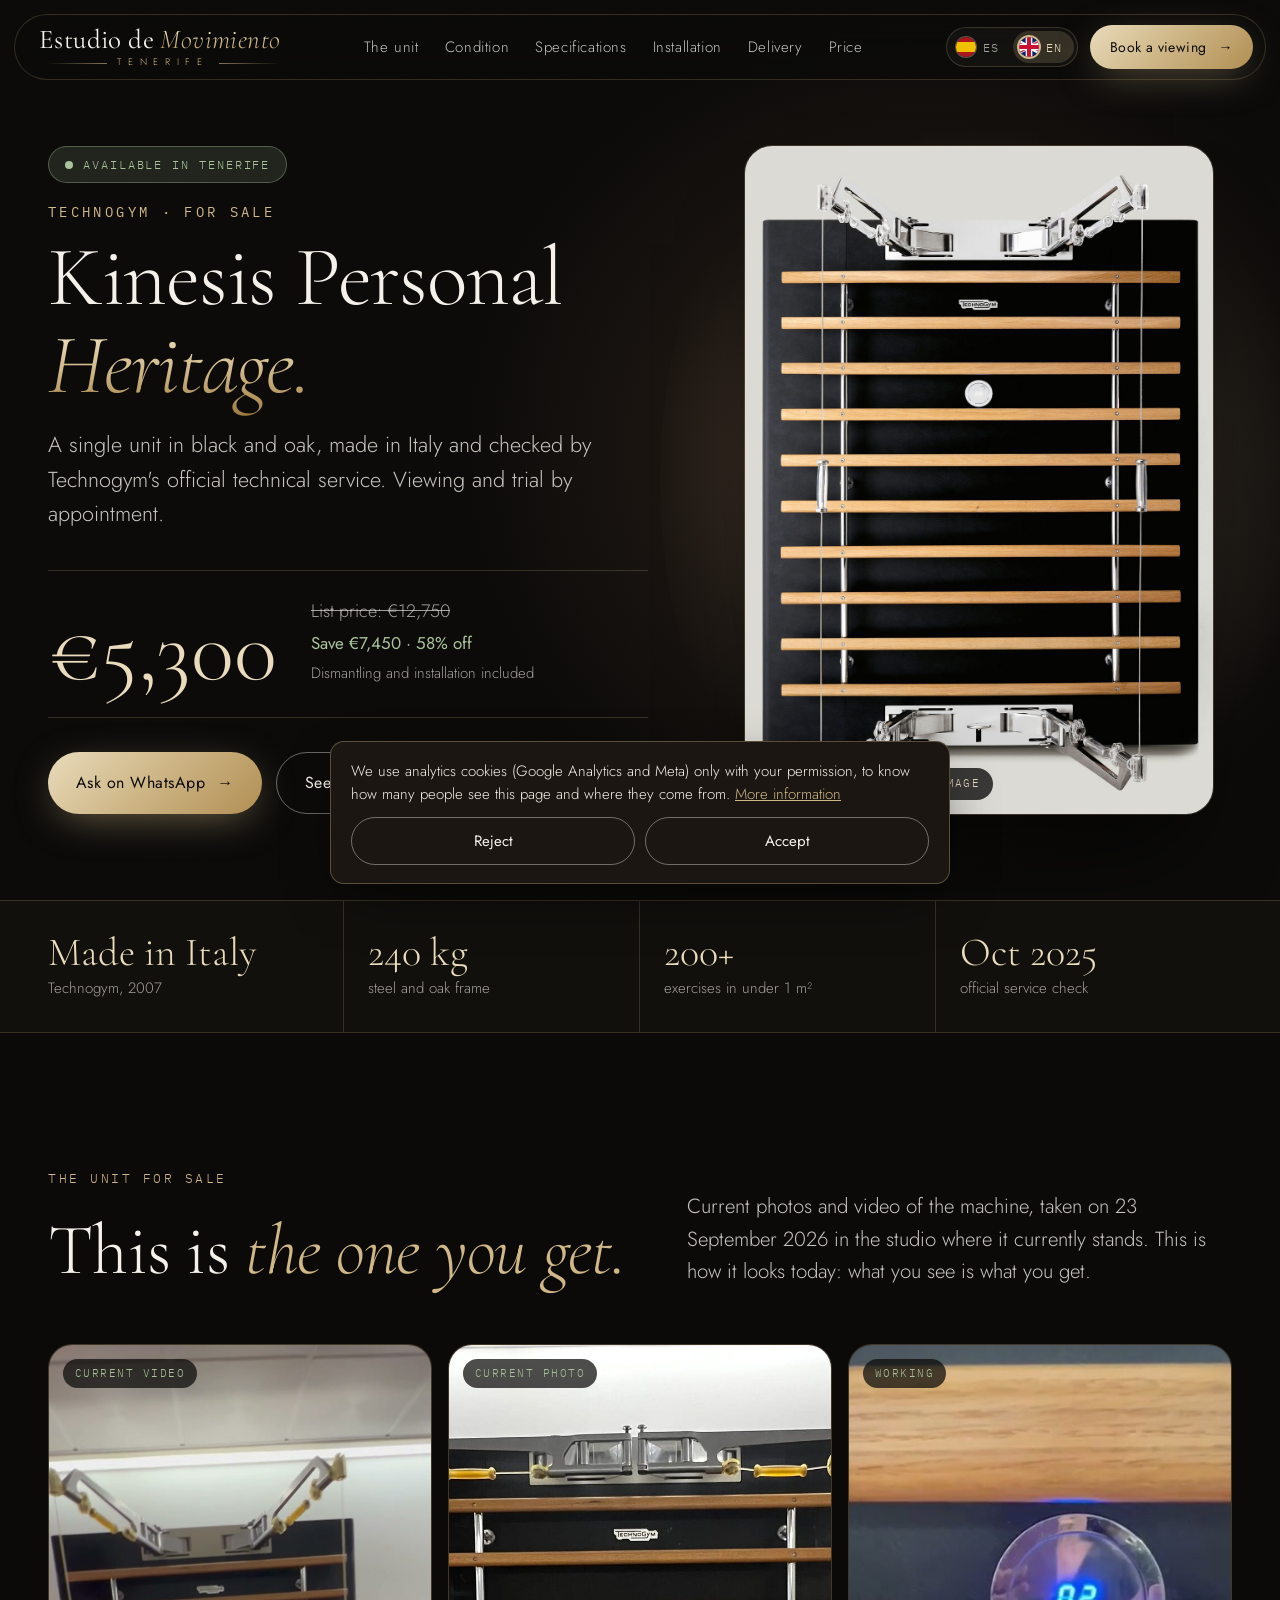
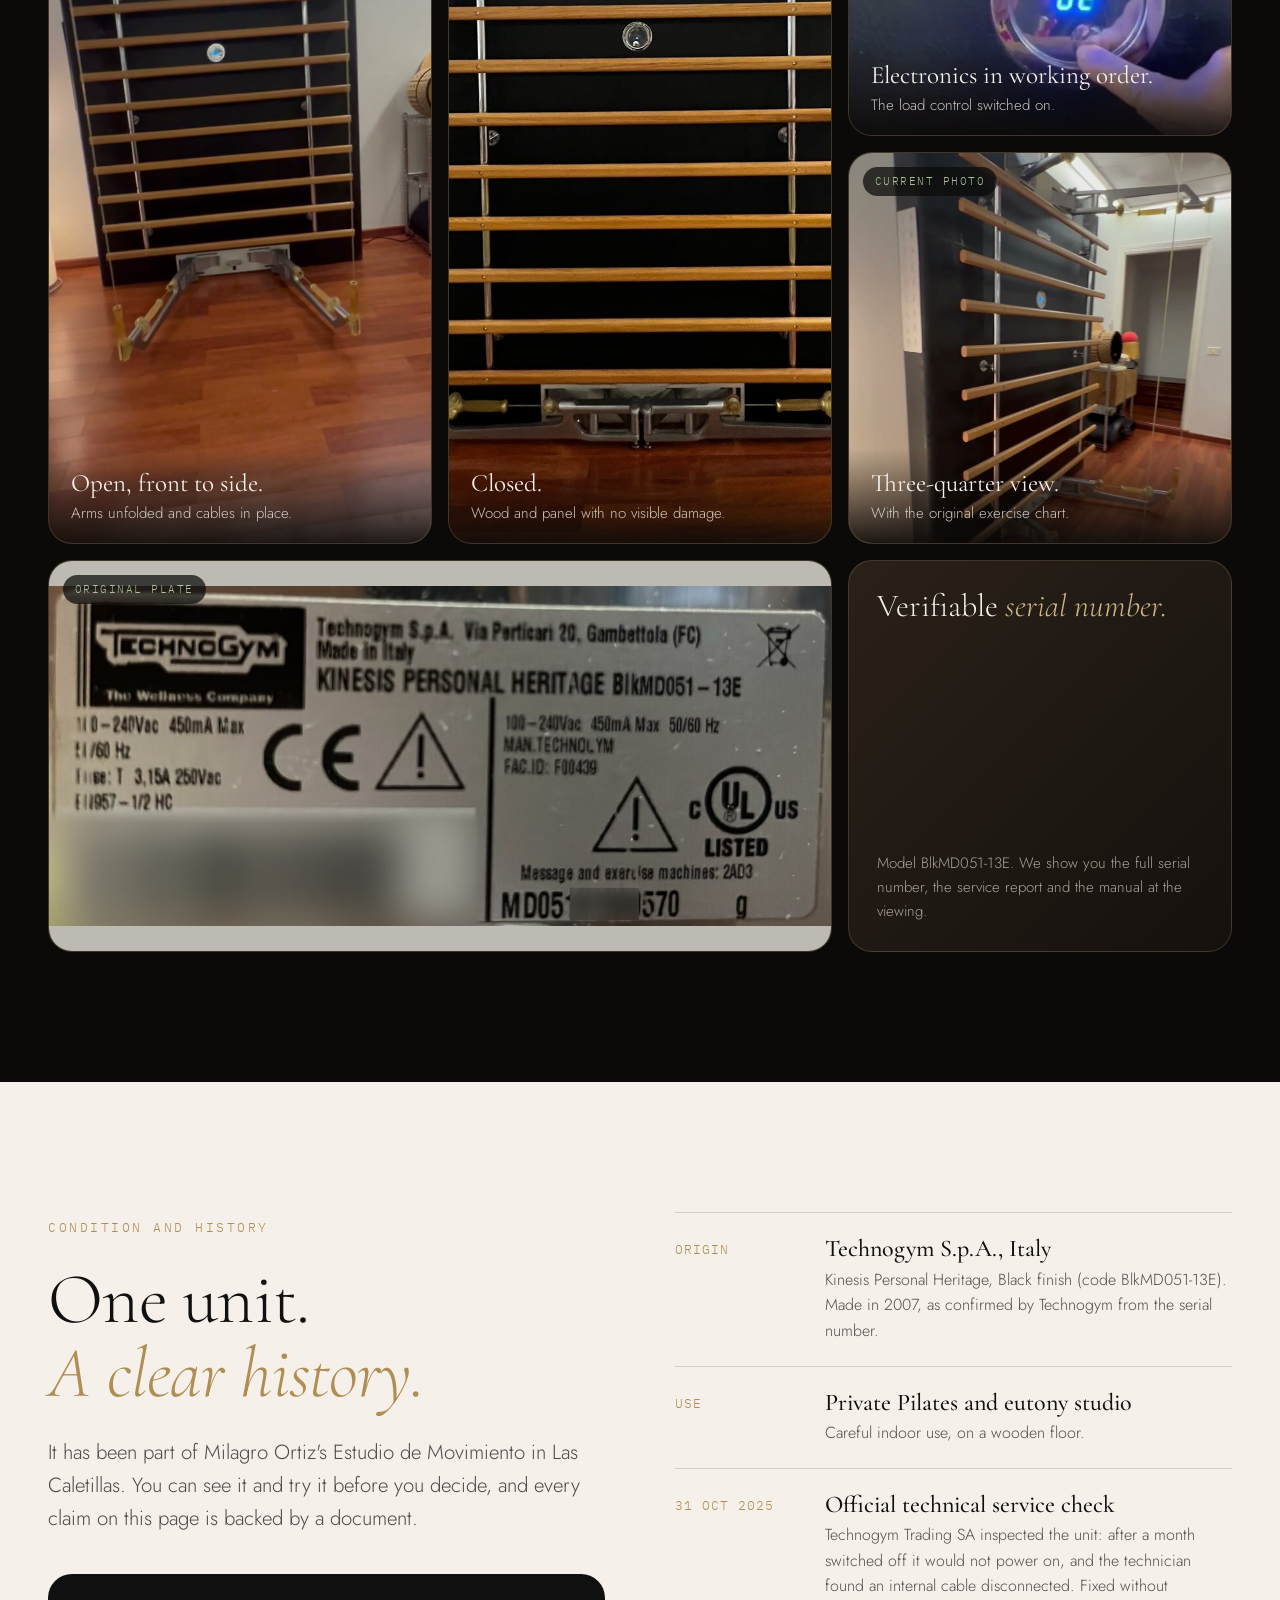
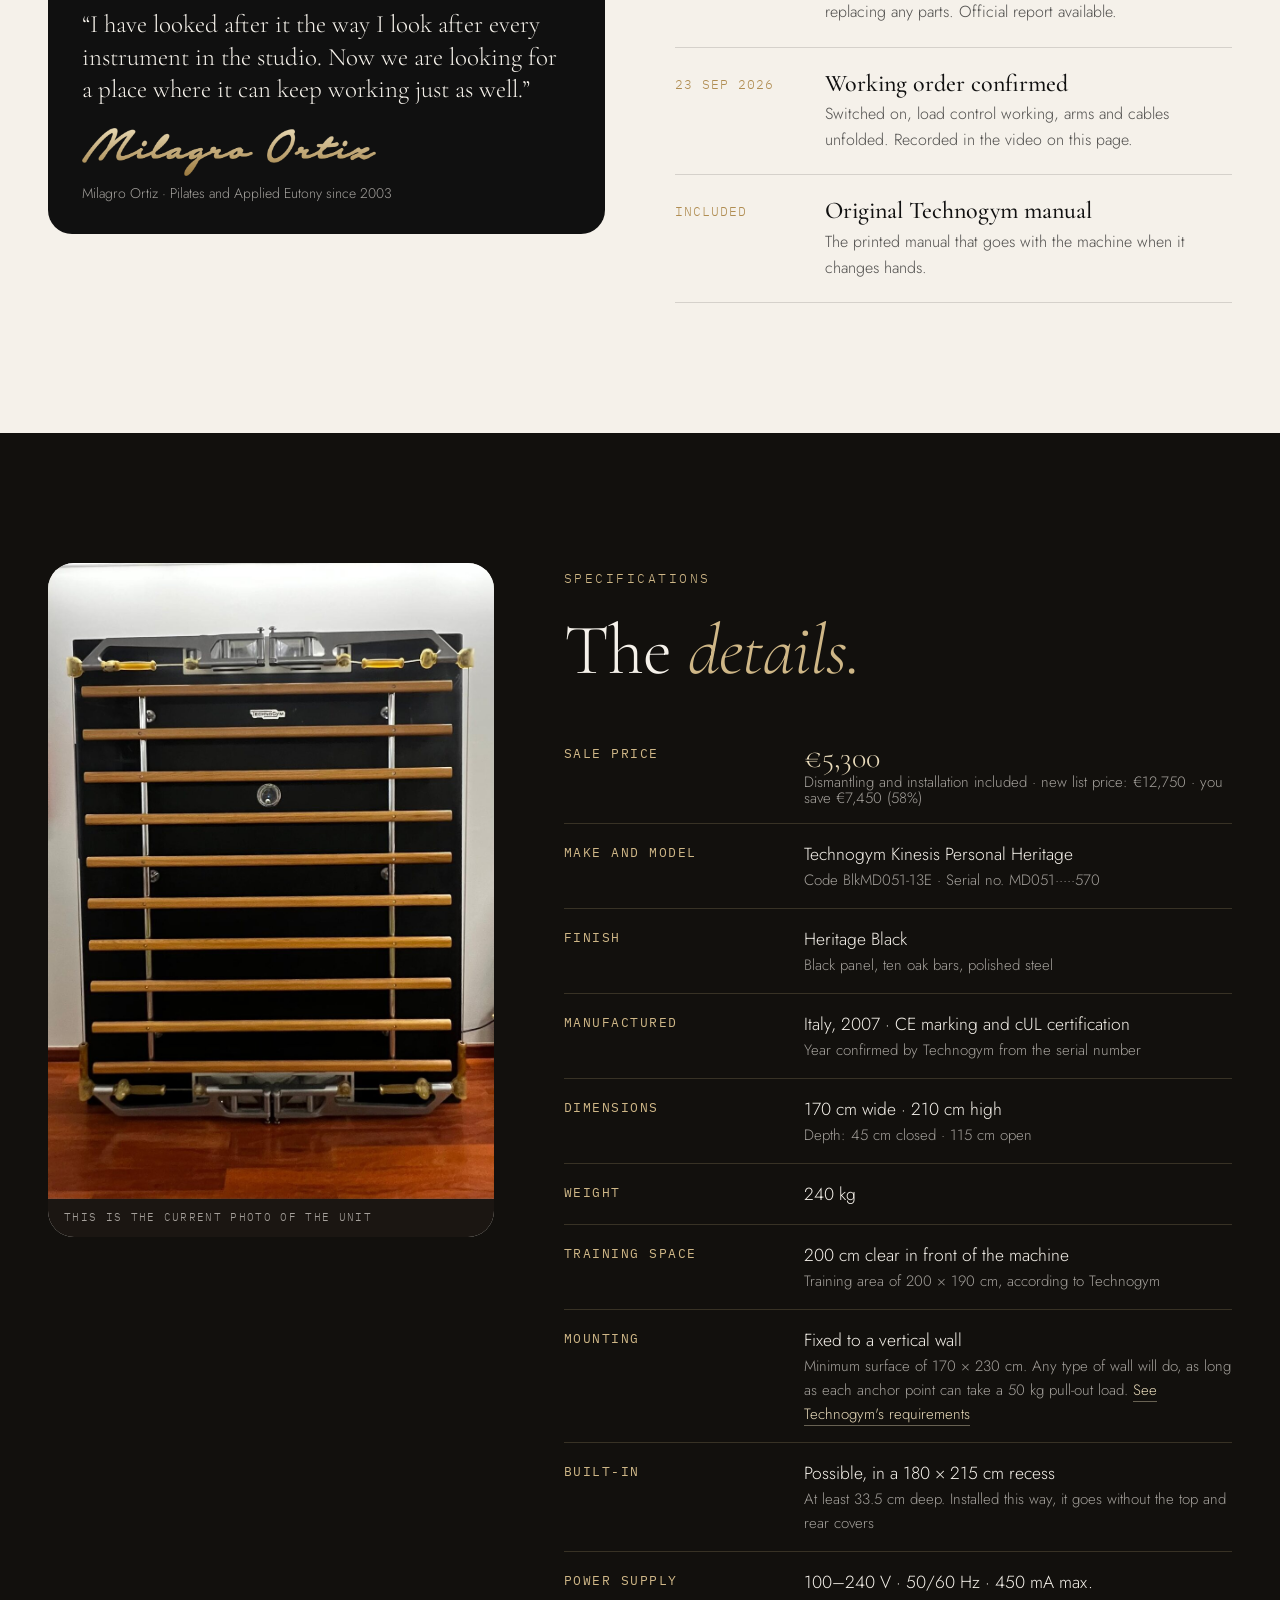
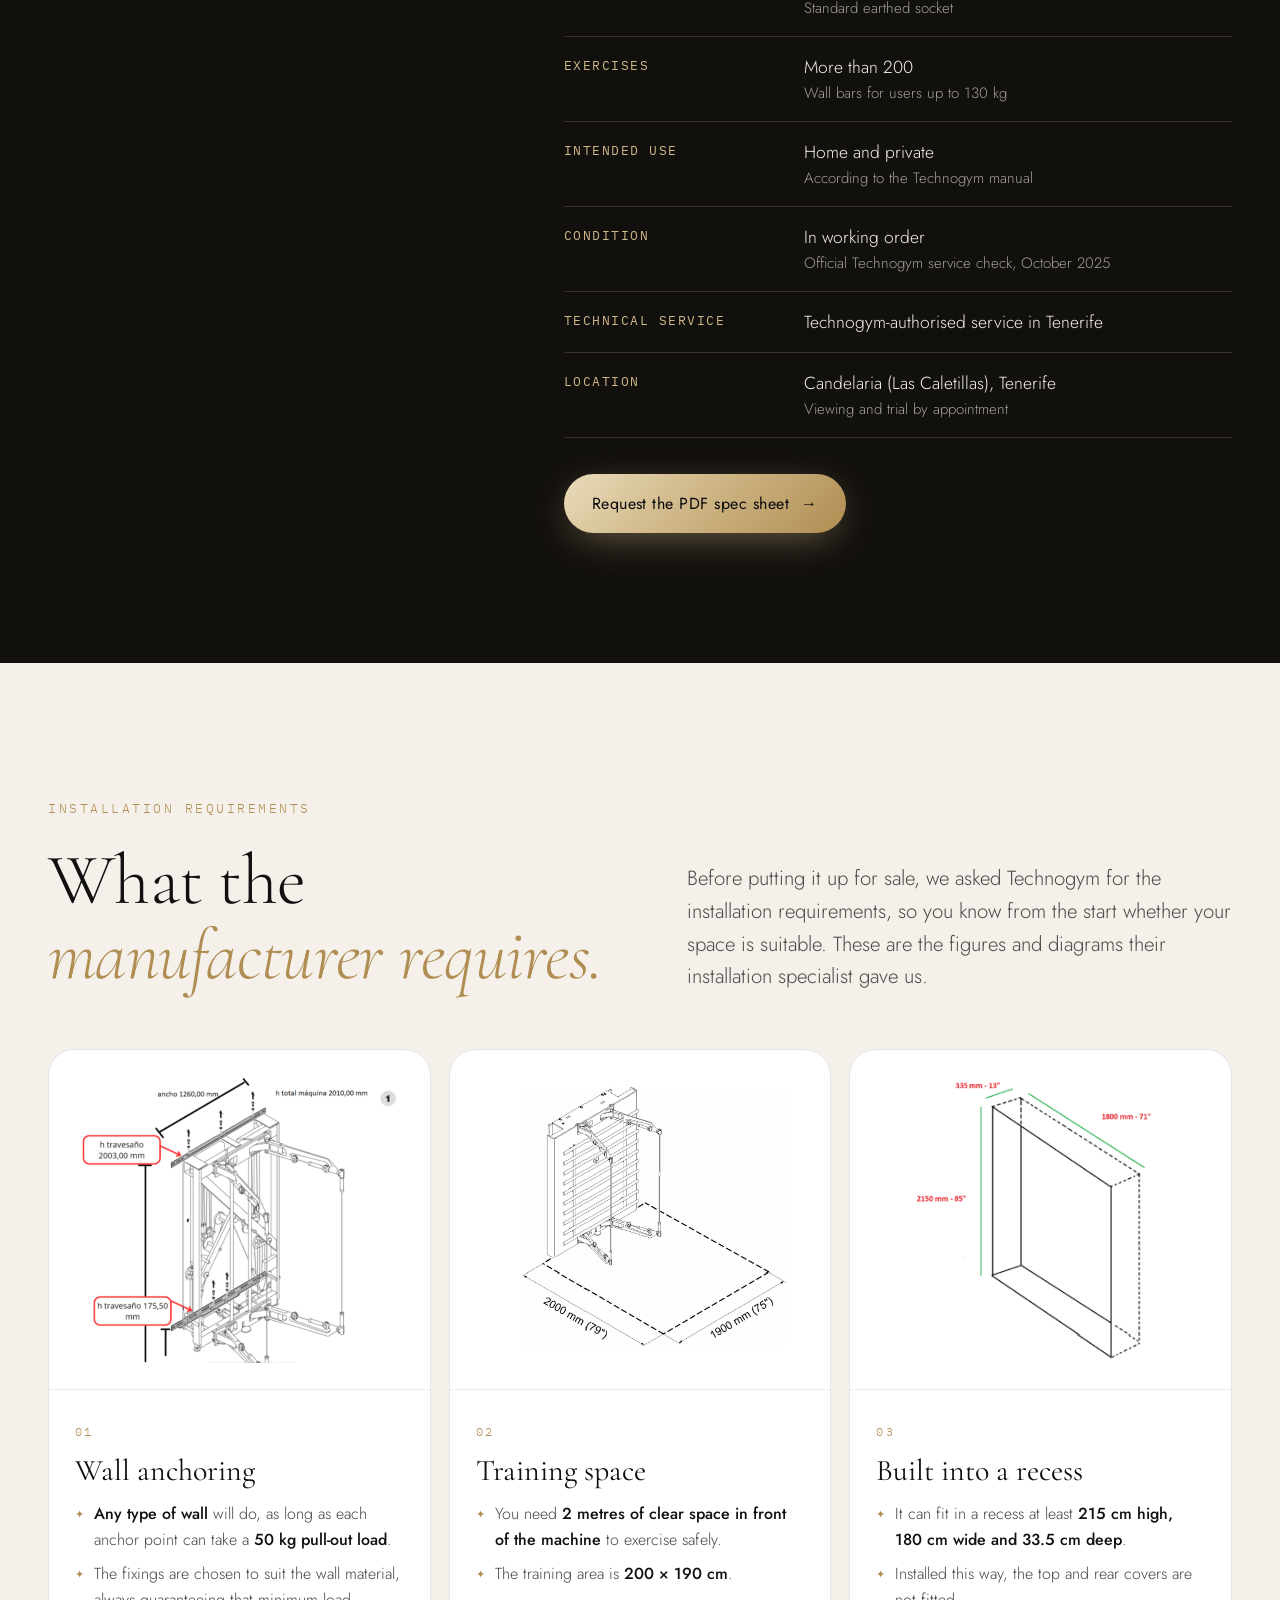
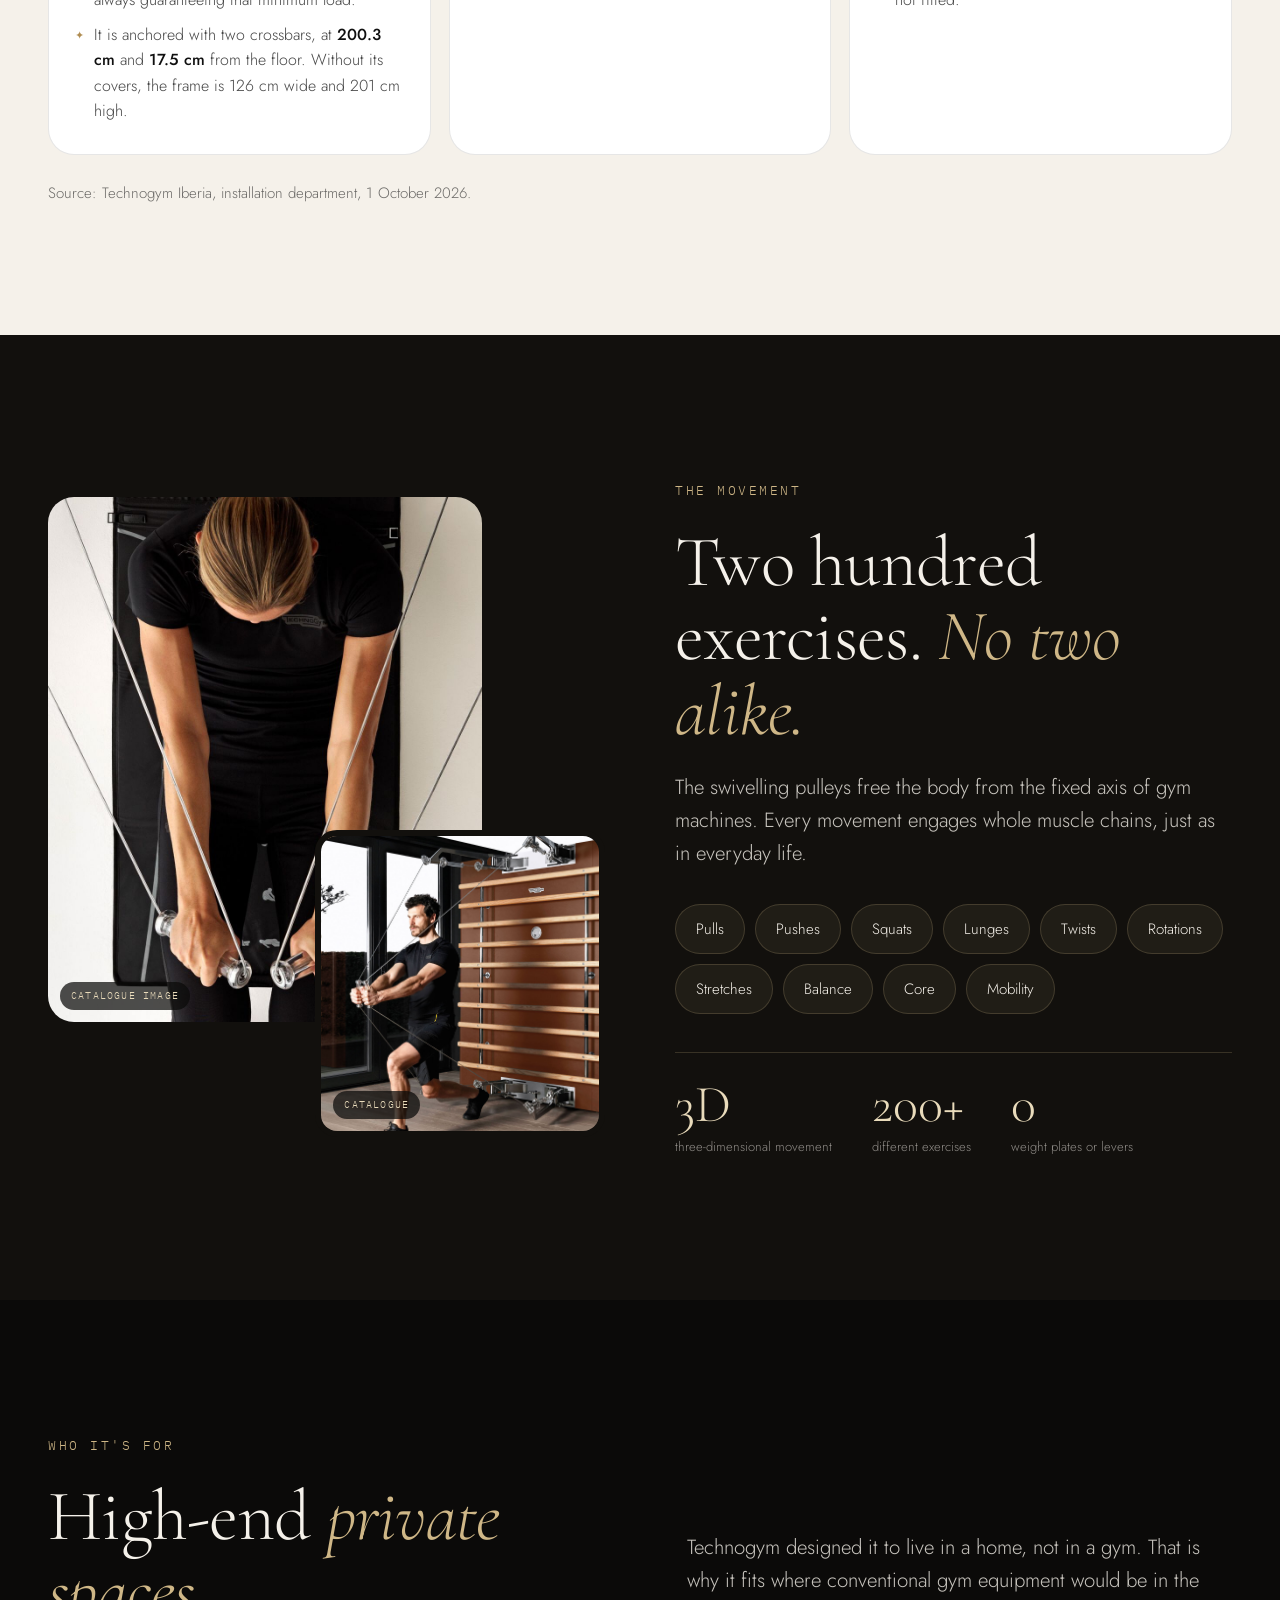
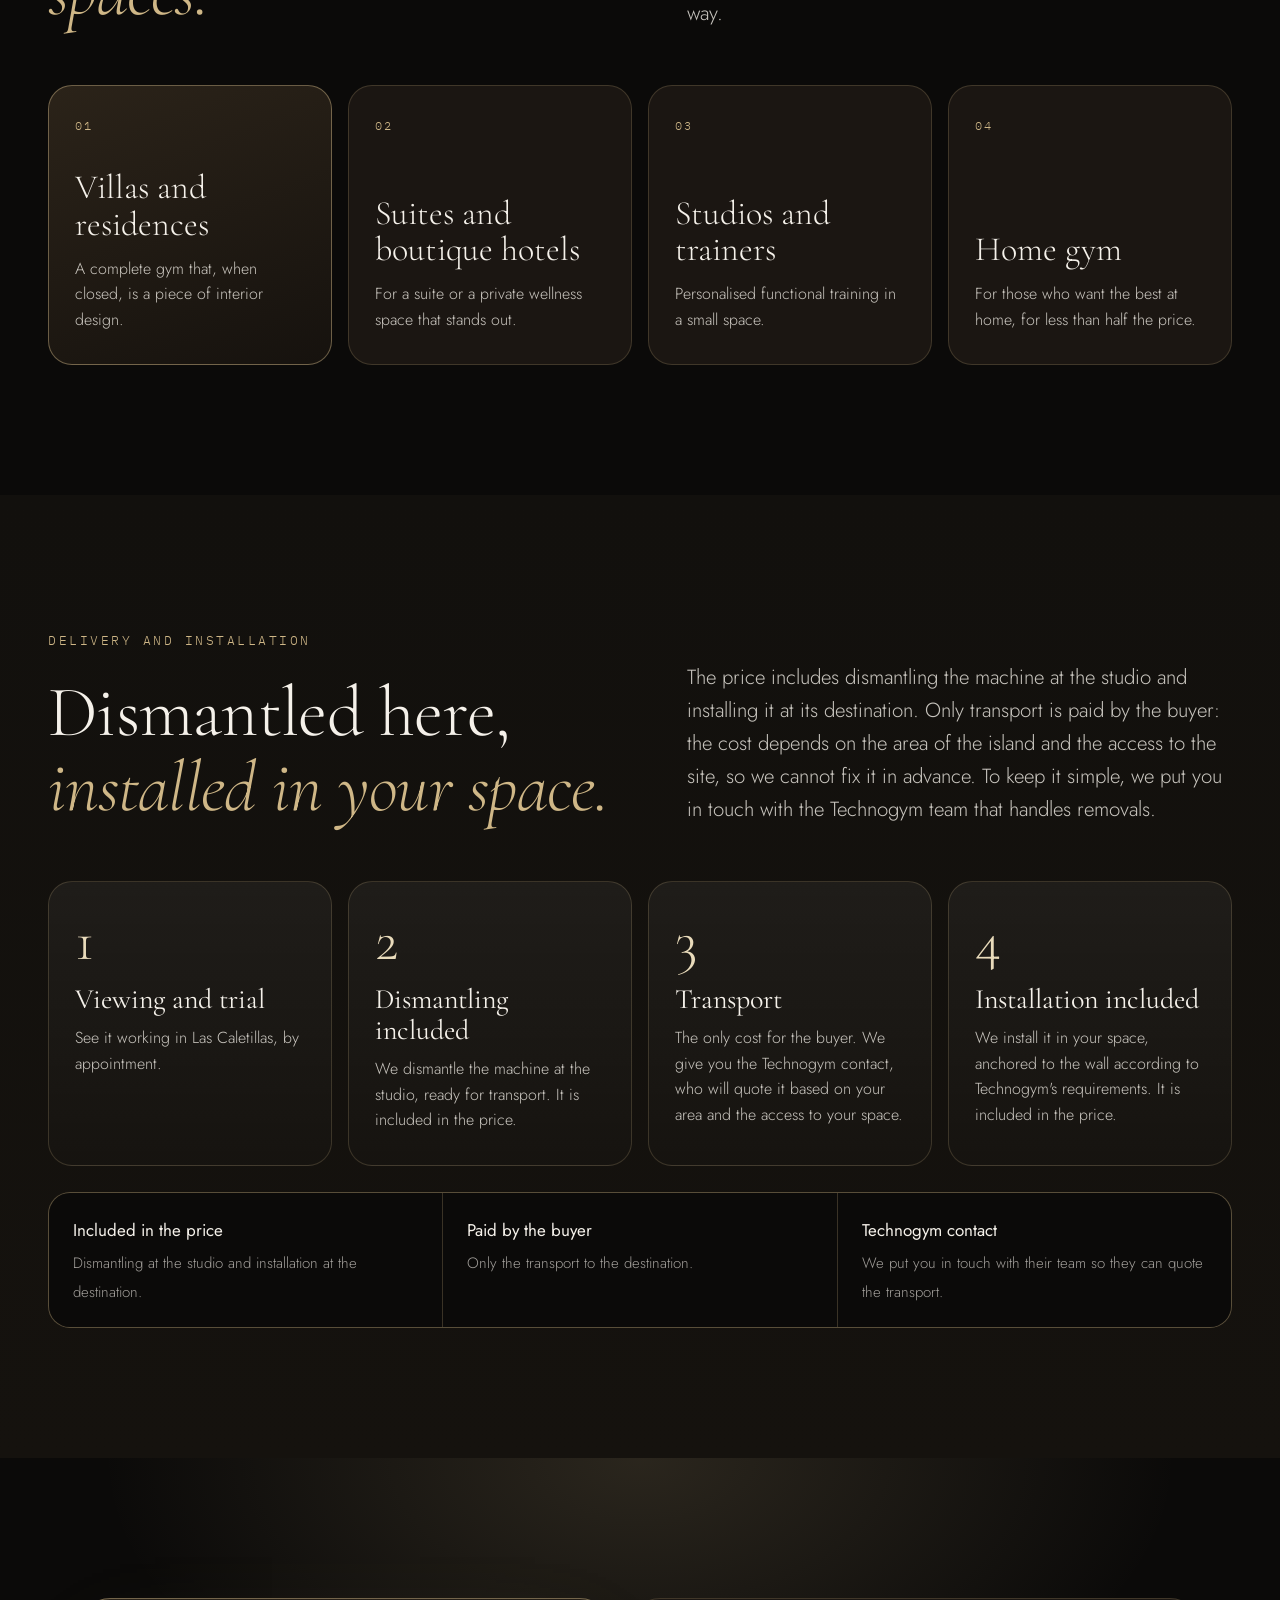
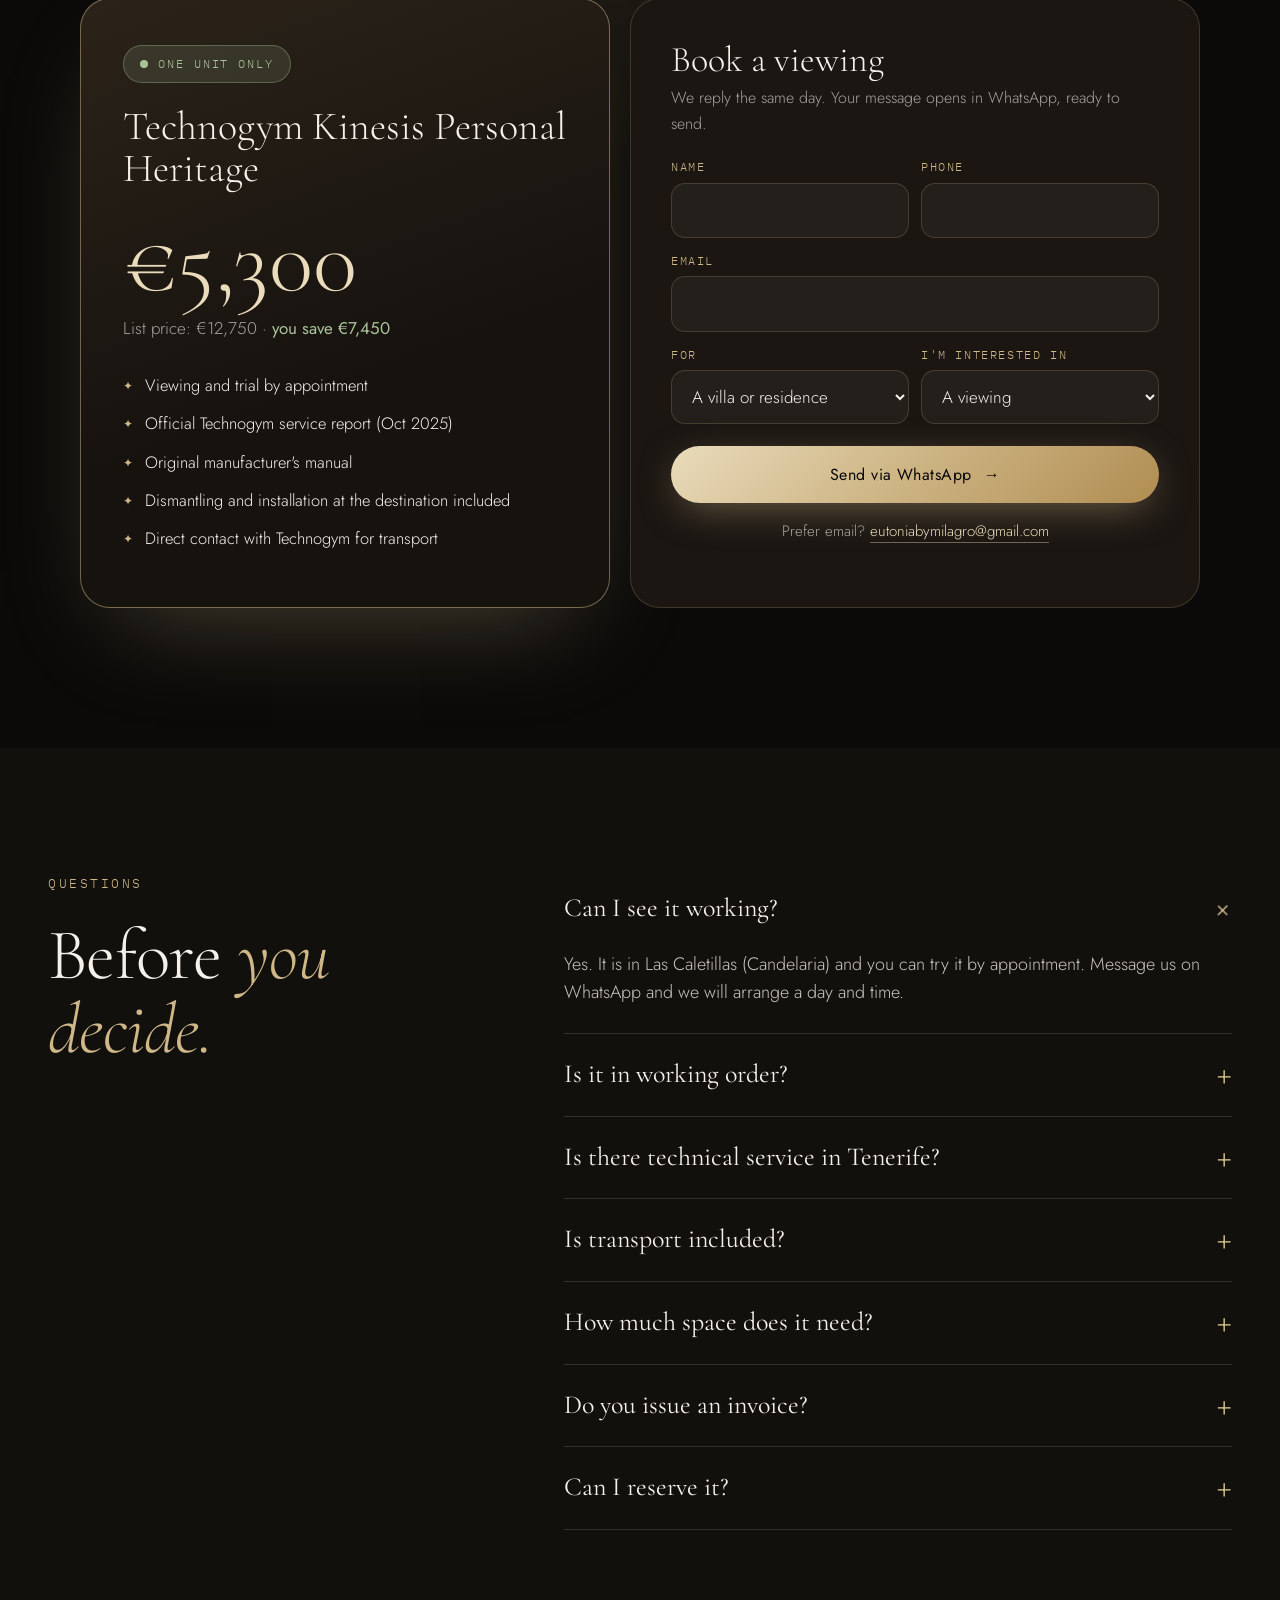
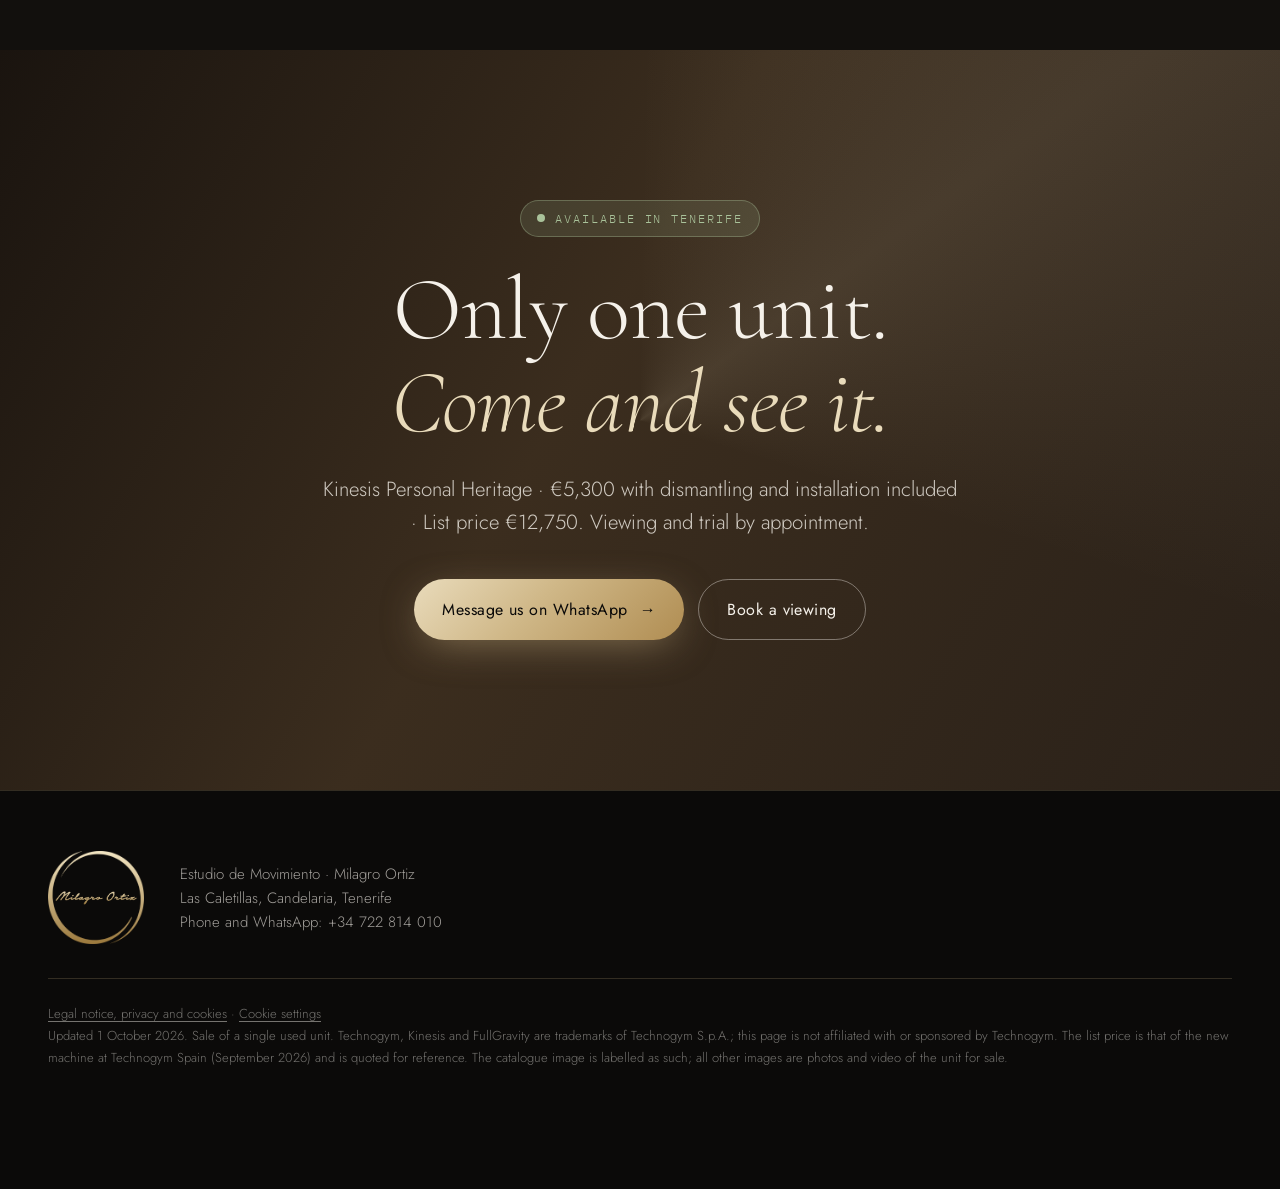
<file: en/index.html>
<!doctype html>
<html lang="en-GB">
<head>
<meta charset="utf-8">
<meta name="viewport" content="width=device-width, initial-scale=1">
<title>Technogym Kinesis Personal Heritage for sale · Tenerife</title>
<meta name="description" content="Technogym Kinesis Personal Heritage Black for sale in Tenerife. €5,300 including dismantling and installation (list price €12,750). Checked by Technogym's official technical service. Viewing and trial by appointment.">
<meta name="robots" content="index, follow, max-image-preview:large">
<link rel="canonical" href="https://estudiodemovimiento.es/en/">
<link rel="alternate" hreflang="es" href="https://estudiodemovimiento.es/">
<link rel="alternate" hreflang="en" href="https://estudiodemovimiento.es/en/">
<link rel="alternate" hreflang="x-default" href="https://estudiodemovimiento.es/">
<script type="application/ld+json">
{
 "@context": "https://schema.org",
 "@type": "Product",
 "name": "Technogym Kinesis Personal Heritage Black",
 "description": "Technogym Kinesis Personal Heritage in black and oak, made in Italy in 2007 and checked by Technogym's official technical service in October 2025. A single unit in Tenerife, with dismantling and installation at the destination included.",
 "brand": {
  "@type": "Brand",
  "name": "Technogym"
 },
 "model": "Kinesis Personal Heritage (BlkMD051-13E)",
 "image": [
  "https://estudiodemovimiento.es/img/unidad-frente.jpg",
  "https://estudiodemovimiento.es/img/unidad-abierta.jpg",
  "https://estudiodemovimiento.es/img/unidad-lateral.jpg",
  "https://estudiodemovimiento.es/og-en.jpg"
 ],
 "offers": {
  "@type": "Offer",
  "url": "https://estudiodemovimiento.es/en/",
  "price": "5300",
  "priceCurrency": "EUR",
  "itemCondition": "https://schema.org/UsedCondition",
  "availability": "https://schema.org/InStock",
  "areaServed": "Tenerife",
  "seller": {
   "@type": "Organization",
   "name": "Estudio de Movimiento · Milagro Ortiz",
   "url": "https://estudiodemovimiento.es/en/",
   "telephone": "+34722814010"
  },
  "hasMerchantReturnPolicy": {
   "@type": "MerchantReturnPolicy",
   "applicableCountry": "ES",
   "returnPolicyCategory": "https://schema.org/MerchantReturnNotPermitted"
  },
  "shippingDetails": {
   "@type": "OfferShippingDetails",
   "doesNotShip": true,
   "shippingDestination": {
    "@type": "DefinedRegion",
    "addressCountry": "ES"
   }
  }
 },
 "sku": "BlkMD051-13E",
 "mpn": "BlkMD051-13E"
}
</script>
<meta property="og:type" content="website">
<meta property="og:locale" content="en_GB">
<meta property="og:locale:alternate" content="es_ES">
<meta property="og:site_name" content="Estudio de Movimiento · Milagro Ortiz">
<meta property="og:title" content="Technogym Kinesis Personal Heritage · €5,300 · Tenerife">
<meta property="og:description" content="One unit available in Tenerife. Dismantling and installation included. List price €12,750. Viewing and trial by appointment.">
<meta property="og:url" content="https://estudiodemovimiento.es/en/">
<meta property="og:image" content="https://estudiodemovimiento.es/og-en.jpg">
<meta property="og:image:secure_url" content="https://estudiodemovimiento.es/og-en.jpg">
<meta property="og:image:type" content="image/jpeg">
<meta property="og:image:width" content="1200">
<meta property="og:image:height" content="630">
<meta property="og:image:alt" content="The Kinesis Personal Heritage in black and oak, between the Estudio de Movimiento emblem and the price: €5,300, dismantling and installation included.">
<meta name="twitter:card" content="summary_large_image">
<meta name="twitter:title" content="Technogym Kinesis Personal Heritage · €5,300 · Tenerife">
<meta name="twitter:description" content="One unit available in Tenerife. Dismantling and installation included. List price €12,750.">
<meta name="twitter:image" content="https://estudiodemovimiento.es/og-en.jpg">
<link rel="preconnect" href="https://fonts.googleapis.com">
<link rel="preconnect" href="https://fonts.gstatic.com" crossorigin>
<link href="https://fonts.googleapis.com/css2?family=Cormorant+Garamond:ital,wght@0,300;0,400;0,500;1,300;1,400&family=Jost:wght@300;400;500&family=IBM+Plex+Mono:wght@400;500&display=swap" rel="stylesheet">
<style>
:root{
  --ink:#0B0A09; --noche:#12100D; --cafe:#1B1612; --linea:rgba(207,183,135,.2);
  --champ:#CFB787; --champ-2:#E9DBBB; --oro:#B08D52;
  --crema:#F5F1EA; --crema-2:#EAE2D4; --tinta:#101010;
  --verde:#A9C29A; --verde-f:rgba(169,194,154,.14);
  --texto-2:rgba(245,241,234,.8); --texto-3:rgba(245,241,234,.64);
  --serif:"Cormorant Garamond", Georgia, serif;
  --sans:"Jost", "Helvetica Neue", sans-serif;
  --mono:"IBM Plex Mono", ui-monospace, monospace;
  --ancho:1240px;
}
*{box-sizing:border-box;margin:0;padding:0}
html{scroll-behavior:smooth}
body{background:var(--ink);color:var(--crema);font-family:var(--sans);font-weight:300;font-size:18px;line-height:1.6;-webkit-font-smoothing:antialiased;overflow-x:hidden}
img,video{display:block;max-width:100%}
a{color:inherit;text-decoration:none}
em{font-style:italic}
.envoltura{max-width:var(--ancho);margin:0 auto;padding:0 28px}
@media(max-width:560px){.envoltura{padding:0 16px}}

body::after{content:"";position:fixed;inset:0;pointer-events:none;z-index:100;opacity:.06;mix-blend-mode:overlay;
  background-image:url("data:image/svg+xml,%3Csvg xmlns='http://www.w3.org/2000/svg' width='160' height='160'%3E%3Cfilter id='n'%3E%3CfeTurbulence type='fractalNoise' baseFrequency='.9' numOctaves='3' stitchTiles='stitch'/%3E%3C/filter%3E%3Crect width='100%25' height='100%25' filter='url(%23n)'/%3E%3C/svg%3E")}

.rotulo{font-family:var(--mono);font-size:12.5px;letter-spacing:.2em;text-transform:uppercase;color:var(--champ)}
.titulo{font-family:var(--serif);font-weight:300;line-height:1.04;letter-spacing:-.01em}
.titulo em{color:var(--champ)}
h2.titulo{font-size:clamp(42px,5.6vw,84px)}
.bajada{font-size:clamp(18px,1.6vw,21px);color:var(--texto-2);max-width:640px}

.btn{display:inline-flex;align-items:center;justify-content:center;gap:12px;padding:17px 28px;border-radius:100px;font-family:var(--sans);font-weight:400;font-size:16px;letter-spacing:.03em;transition:transform .3s, background .3s, color .3s, box-shadow .3s, border-color .3s;cursor:pointer;border:0}
.btn-oro{background:linear-gradient(135deg,var(--champ-2),var(--champ) 45%,var(--oro));color:var(--ink);box-shadow:0 10px 40px -10px rgba(207,183,135,.55)}
.btn-oro:hover{transform:translateY(-2px);box-shadow:0 18px 50px -12px rgba(207,183,135,.75)}
.btn-linea{border:1px solid rgba(245,241,234,.4);color:var(--crema)}
.btn-linea:hover{border-color:var(--champ);color:var(--champ)}
.flecha{transition:transform .3s}
.btn:hover .flecha{transform:translateX(4px)}

.disp{display:inline-flex;align-items:center;gap:10px;padding:8px 16px;border-radius:100px;background:var(--verde-f);border:1px solid rgba(169,194,154,.35);color:var(--verde);font-family:var(--mono);font-size:12px;letter-spacing:.16em;text-transform:uppercase}
.disp i{width:8px;height:8px;border-radius:50%;background:var(--verde);box-shadow:0 0 0 0 rgba(169,194,154,.6);animation:late 2s infinite}
@keyframes late{70%{box-shadow:0 0 0 9px rgba(169,194,154,0)}100%{box-shadow:0 0 0 0 rgba(169,194,154,0)}}
.pend{display:inline-block;font-family:var(--mono);font-size:11px;letter-spacing:.1em;padding:2px 10px;border-radius:100px;border:1px dashed var(--champ);color:var(--champ);text-transform:uppercase;vertical-align:2px;margin-left:6px;white-space:nowrap}

.rev{opacity:0;transform:translateY(30px);transition:opacity .9s cubic-bezier(.2,.7,.2,1),transform .9s cubic-bezier(.2,.7,.2,1)}
.rev.in{opacity:1;transform:none}
.rev.d1{transition-delay:.1s}.rev.d2{transition-delay:.2s}.rev.d3{transition-delay:.3s}

/* ---------- NAV ---------- */
.nav{position:fixed;top:14px;left:50%;transform:translateX(-50%);width:min(1280px,calc(100% - 28px));z-index:50;
  display:flex;align-items:center;justify-content:space-between;gap:20px;padding:10px 12px 10px 24px;border-radius:100px;
  background:rgba(11,10,9,.62);backdrop-filter:blur(18px) saturate(1.4);-webkit-backdrop-filter:blur(18px) saturate(1.4);border:1px solid var(--linea)}
.marca{display:inline-flex;flex-direction:column;line-height:1;white-space:nowrap}
.marca-n{font-family:var(--serif);font-weight:400;font-size:27px;letter-spacing:.015em}
.marca-n em{font-weight:300;background:linear-gradient(180deg,#F3E6C4 15%,#CFB787 60%,#A8864A);-webkit-background-clip:text;background-clip:text;color:transparent}
.marca-l{display:flex;align-items:center;gap:10px;margin-top:5px;font-size:9.5px;letter-spacing:.7em;text-transform:uppercase;color:var(--champ);padding-left:.7em}
.marca-l::before,.marca-l::after{content:"";flex:1;height:1px;background:linear-gradient(90deg,transparent,rgba(207,183,135,.6))}
.marca-l::after{background:linear-gradient(270deg,transparent,rgba(207,183,135,.6))}
.nav ul{display:flex;gap:26px;list-style:none;font-size:15px;letter-spacing:.04em}
.nav ul a{opacity:.8;transition:opacity .2s,color .2s}
.nav ul a:hover{opacity:1;color:var(--champ)}
.nav .btn{padding:11px 20px;font-size:14px}
.nav .corto{display:none}
.nav-der{display:flex;align-items:center;gap:12px}
.idiomas{display:flex;gap:2px;padding:3px;border-radius:100px;border:1px solid var(--linea);background:rgba(255,255,255,.03)}
.idiomas a{display:inline-flex;align-items:center;gap:7px;padding:6px 11px 6px 6px;border-radius:100px;font-family:var(--mono);font-size:12px;letter-spacing:.12em;color:var(--texto-3);transition:background .2s,color .2s}
.idiomas a:hover{color:var(--champ)}
.idiomas a[aria-current]{background:rgba(207,183,135,.18);color:var(--champ-2)}
.idiomas svg{width:20px;height:20px;border-radius:50%;flex:none;box-shadow:0 0 0 1px rgba(245,241,234,.3)}
.idiomas a[aria-current] svg{box-shadow:0 0 0 2px var(--champ)}
@media(max-width:1220px){.nav ul{gap:20px;font-size:14.5px}}
@media(max-width:1120px){.nav ul{display:none}}
@media(max-width:560px){.nav{gap:8px;padding-right:7px}.nav-der{gap:5px}.idiomas{padding:2px}.idiomas a{padding:4px}.idiomas a span{display:none}.nav .btn{padding:10px 14px;font-size:13.5px}.nav .btn .flecha{display:none}}
@media(max-width:400px){.nav .marca-n{font-size:17.5px}.nav .marca-l{font-size:7px}nav.nav{padding-left:14px}}
@media(max-width:340px){.nav .marca-n{font-size:15px}.nav .marca-l{letter-spacing:.5em}}
@media(max-width:560px){.marca-n{font-size:20px}.marca-l{font-size:7.5px}.nav{padding-left:18px}.nav .btn .largo{display:none}.nav .corto{display:inline}}

/* ---------- HERO ---------- */
.hero{position:relative;min-height:100vh;display:flex;align-items:center;overflow:hidden;
  background:radial-gradient(ellipse 45% 60% at 72% 50%,#3a2c1d 0%,#1a1410 45%,var(--ink) 80%)}
.hero-grid{position:relative;z-index:2;display:grid;grid-template-columns:1.1fr .9fr;gap:60px;align-items:center;padding-top:130px;padding-bottom:70px}
.hero h1{font-size:clamp(50px,6.6vw,104px);margin:22px 0 18px;letter-spacing:-.015em}
.hero h1 small{display:block;font-family:var(--mono);font-weight:400;font-size:14px;letter-spacing:.24em;text-transform:uppercase;color:var(--champ);margin-bottom:14px}
.hero h1 em{background:linear-gradient(180deg,#F3E6C4 10%,#CFB787 55%,#9C7A3E);-webkit-background-clip:text;background-clip:text;color:transparent}
.hero .lema{font-size:clamp(19px,1.7vw,22px);color:var(--texto-2);max-width:560px}
.precio-h{display:flex;align-items:flex-end;flex-wrap:wrap;gap:12px 34px;margin:38px 0 34px;padding:26px 0;border-top:1px solid var(--linea);border-bottom:1px solid var(--linea);max-width:600px}
.precio-h .grande{font-family:var(--serif);font-weight:300;font-size:clamp(64px,7vw,96px);line-height:.9;color:var(--champ-2)}
.precio-h .ref{display:flex;flex-direction:column;gap:4px;padding-bottom:6px}
.precio-h .ref s{font-size:18px;color:var(--texto-3)}
.precio-h .ref b{font-weight:400;font-size:17px;color:var(--verde)}
.acciones{display:flex;flex-wrap:wrap;gap:14px}
.hero-foto{position:relative;justify-self:center;width:min(470px,100%)}
.hero-foto::before{content:"";position:absolute;inset:-18%;border-radius:50%;background:radial-gradient(circle,rgba(233,219,187,.18) 0%,transparent 64%)}
.hero-foto figure{position:relative;border-radius:28px;overflow:hidden;border:1px solid var(--linea);box-shadow:0 60px 90px -40px rgba(0,0,0,.9)}
.hero-foto img{width:100%;aspect-ratio:1121/1600;object-fit:cover}
.hero-foto figcaption{position:absolute;left:14px;bottom:14px;padding:7px 13px;border-radius:100px;background:rgba(11,10,9,.78);backdrop-filter:blur(6px);font-family:var(--mono);font-size:11px;letter-spacing:.12em;text-transform:uppercase;color:var(--champ-2)}
@media(max-width:940px){.hero-grid{grid-template-columns:1fr;gap:40px;padding-top:110px}.hero-foto{order:-1;width:min(300px,72%)}}

/* franja de datos */
.franja{border-top:1px solid var(--linea);border-bottom:1px solid var(--linea);background:var(--noche)}
.franja .envoltura{display:grid;grid-template-columns:repeat(4,1fr)}
.dato{padding:30px 24px;border-right:1px solid var(--linea)}
.dato:first-child{padding-left:0}.dato:last-child{border-right:0}
.dato b{display:block;font-family:var(--serif);font-weight:300;font-size:40px;line-height:1.05;color:var(--champ-2)}
.dato span{font-size:15px;color:var(--texto-3)}
@media(max-width:860px){.franja .envoltura{grid-template-columns:1fr 1fr}.dato{padding:22px 16px}.dato:nth-child(2){border-right:0}.dato:nth-child(-n+2){border-bottom:1px solid var(--linea)}.dato:nth-child(3){padding-left:0}}

/* ---------- LA UNIDAD (galería real) ---------- */
.seccion{padding:130px 0}
.cabecera{display:grid;grid-template-columns:1.1fr 1fr;gap:40px;align-items:end;margin-bottom:56px}
.cabecera .bajada{justify-self:end}
@media(max-width:860px){.cabecera{grid-template-columns:1fr}.cabecera .bajada{justify-self:start}.seccion{padding:90px 0}}
.galeria{display:grid;grid-template-columns:repeat(12,1fr);grid-auto-rows:120px;gap:16px}
.g{position:relative;border-radius:24px;overflow:hidden;background:var(--cafe);border:1px solid var(--linea)}
.g img,.g video{width:100%;height:100%;object-fit:cover}
.g .pie{position:absolute;left:0;right:0;bottom:0;padding:22px 22px 18px;background:linear-gradient(0deg,rgba(11,10,9,.9),transparent);font-size:15px;color:var(--texto-2)}
.g .pie b{display:block;font-family:var(--serif);font-weight:400;font-size:25px;line-height:1.1;color:var(--crema);margin-bottom:4px}
.g1{grid-column:span 4;grid-row:span 6}
.g2{grid-column:span 4;grid-row:span 6}
.g3{grid-column:span 4;grid-row:span 3}
.g4{grid-column:span 4;grid-row:span 3}
.g5{grid-column:span 8;grid-row:span 3}
.g6{grid-column:span 4;grid-row:span 3;padding:28px;display:flex;flex-direction:column;justify-content:space-between;background:linear-gradient(135deg,#2a2119,#15110d)}
.g6 h3{font-family:var(--serif);font-weight:300;font-size:32px;line-height:1.08}
.g6 p{font-size:15px;color:var(--texto-3)}
.g5 img{object-fit:contain;background:#bdbab3}
.real{position:absolute;top:14px;left:14px;padding:6px 12px;border-radius:100px;background:rgba(11,10,9,.72);font-family:var(--mono);font-size:10.5px;letter-spacing:.14em;text-transform:uppercase;color:var(--verde)}
.nota-foto{margin-top:22px;font-size:15px;color:var(--texto-3)}
@media(max-width:900px){.galeria{grid-template-columns:1fr 1fr;grid-auto-rows:auto}.g{grid-column:auto!important;grid-row:auto!important}.g1,.g2{aspect-ratio:9/16}.g3,.g4{aspect-ratio:1}.g5{grid-column:1/-1!important;aspect-ratio:16/7}.g6{grid-column:1/-1!important}}
@media(max-width:560px){.g .pie{padding:14px 14px 12px;font-size:0}.g .pie b{font-size:19px;margin:0}.real{top:10px;left:10px;font-size:9.5px;padding:5px 9px}}

/* ---------- ESTADO E HISTORIA ---------- */
.estado{padding:130px 0;background:var(--crema);color:var(--tinta)}
.estado .rotulo{color:var(--oro)}
.estado .titulo em{color:var(--oro)}
.estado .bajada{color:rgba(16,16,16,.74)}
.est-grid{display:grid;grid-template-columns:1fr 1fr;gap:70px;align-items:start}
.hitos{list-style:none;border-top:1px solid rgba(16,16,16,.14)}
.hitos li{display:grid;grid-template-columns:130px 1fr;gap:20px;padding:22px 0;border-bottom:1px solid rgba(16,16,16,.14)}
.hitos .f{font-family:var(--mono);font-size:13px;letter-spacing:.08em;color:var(--oro);padding-top:5px;text-transform:uppercase}
.hitos b{display:block;font-family:var(--serif);font-weight:500;font-size:24px;line-height:1.15}
.hitos p{font-size:16px;color:rgba(16,16,16,.72);margin-top:4px}
.garante{margin-top:40px;padding:34px 34px 30px;border-radius:24px;background:var(--tinta);color:var(--crema)}
.garante p{font-family:var(--serif);font-size:25px;line-height:1.3;font-weight:300}
.garante img{height:48px;margin-top:22px}
.garante small{display:block;font-size:14px;color:var(--texto-3);margin-top:6px}
.estado .pend{border-color:var(--oro);color:var(--oro)}
@media(max-width:900px){.est-grid{grid-template-columns:1fr;gap:40px}.hitos li{grid-template-columns:1fr;gap:4px}.estado{padding:90px 0}}

/* ---------- FICHA ---------- */
.ficha{padding:130px 0;background:var(--noche)}
.ficha-grid{display:grid;grid-template-columns:.8fr 1.2fr;gap:70px;align-items:start}
.ficha-img{border-radius:26px;overflow:hidden;background:#dcdad4;position:sticky;top:110px}
.ficha-img span{display:block;padding:10px 16px;background:var(--cafe);font-family:var(--mono);font-size:11px;letter-spacing:.12em;text-transform:uppercase;color:var(--texto-3)}
.tabla{width:100%;border-collapse:collapse}
.tabla tr{border-bottom:1px solid var(--linea)}
.tabla th{text-align:left;font-weight:400;font-family:var(--mono);font-size:12.5px;letter-spacing:.12em;text-transform:uppercase;color:var(--champ);padding:18px 20px 18px 0;width:36%;vertical-align:top}
.tabla td{padding:16px 0;font-size:17.5px}
.tabla td small{display:block;color:var(--texto-3);font-size:15px}
.tabla tr.destacado td{font-family:var(--serif);font-size:30px;color:var(--champ-2);line-height:1.1}
.tabla tr.destacado td small{font-family:var(--sans)}
.ficha .acciones{margin-top:36px}
@media(max-width:900px){.ficha-grid{grid-template-columns:1fr;gap:40px}.ficha-img{position:static;max-width:420px}.ficha{padding:90px 0}.tabla th{width:40%}}

/* ---------- INSTALACIÓN ---------- */
.instalacion{padding:130px 0;background:var(--crema);color:var(--tinta)}
.instalacion .rotulo{color:var(--oro)}
.instalacion .titulo em{color:var(--oro)}
.instalacion .bajada{color:rgba(16,16,16,.74)}
.req-grid{display:grid;grid-template-columns:repeat(3,1fr);gap:18px}
.req{display:flex;flex-direction:column;border-radius:26px;overflow:hidden;background:#fff;border:1px solid rgba(16,16,16,.1)}
.req figure{height:340px;padding:26px;display:flex;align-items:center;justify-content:center;border-bottom:1px solid rgba(16,16,16,.08)}
.req figure img{max-width:100%;max-height:100%;object-fit:contain}
.req div{padding:26px 26px 30px}
.req .num{font-family:var(--mono);font-size:12px;letter-spacing:.2em;color:var(--oro)}
.req h3{font-family:var(--serif);font-weight:400;font-size:30px;line-height:1.08;margin:10px 0 14px}
.req ul{list-style:none;display:flex;flex-direction:column;gap:9px}
.req li{display:flex;gap:10px;font-size:16px;color:rgba(16,16,16,.78)}
.req li::before{content:"✦";color:var(--oro);font-size:11px;margin-top:5px}
.req li b{font-weight:500;color:var(--tinta)}
.fuente{margin-top:26px;font-size:15px;color:rgba(16,16,16,.6)}
@media(max-width:1000px){.req-grid{grid-template-columns:1fr 1fr}.req:first-child{grid-column:1/-1}}
@media(max-width:640px){.req-grid{grid-template-columns:1fr}.req figure{height:260px;padding:18px}.instalacion{padding:90px 0}}

/* ---------- EL MOVIMIENTO ---------- */
.movimiento{background:var(--noche);padding:140px 0;overflow:hidden}
.mov-grid{display:grid;grid-template-columns:1fr 1fr;gap:70px;align-items:center}
.mov-fotos{position:relative;height:640px}
.mov-fotos .f1{position:absolute;left:0;top:0;width:78%;height:82%;border-radius:26px;overflow:hidden}
.mov-fotos .f2{position:absolute;right:0;bottom:0;width:52%;height:48%;border-radius:22px;overflow:hidden;border:6px solid var(--noche)}
.mov-fotos img{width:100%;height:100%;object-fit:cover}
.patrones{display:flex;flex-wrap:wrap;gap:10px;margin:34px 0 38px}
.patrones span{padding:12px 20px;border-radius:100px;background:rgba(207,183,135,.08);border:1px solid var(--linea);font-size:15px;transition:background .3s,color .3s,transform .3s}
.patrones span:hover{background:var(--champ);color:var(--ink);transform:translateY(-2px)}
.mov-dato{display:flex;gap:40px;border-top:1px solid var(--linea);padding-top:26px}
.mov-dato b{font-family:var(--serif);font-weight:300;font-size:52px;line-height:1;color:var(--champ-2);display:block}
.mov-dato span{font-size:13px;color:rgba(245,241,234,.55)}
@media(max-width:900px){.mov-grid{grid-template-columns:1fr}.mov-fotos{height:460px}}
.mov-fotos .cat{position:absolute;left:12px;bottom:12px;padding:6px 11px;border-radius:100px;background:rgba(11,10,9,.72);font-family:var(--mono);font-size:10px;letter-spacing:.12em;text-transform:uppercase;color:var(--champ-2)}
.mov-fotos > div{position:absolute}
@media(max-width:560px){.mov-fotos{height:380px}.movimiento{padding:90px 0}}

/* ---------- PARA QUIÉN ---------- */
.quien{padding:130px 0;background:var(--ink)}
.q-grid{display:grid;grid-template-columns:repeat(4,1fr);gap:16px}
.q{border-radius:24px;padding:30px 26px 32px;min-height:280px;display:flex;flex-direction:column;justify-content:space-between;border:1px solid var(--linea);background:var(--cafe);transition:transform .35s,border-color .35s}
.q:hover{transform:translateY(-6px);border-color:rgba(207,183,135,.5)}
.q:nth-child(1){background:linear-gradient(160deg,#2b2319,#16120e);border-color:rgba(207,183,135,.45)}
.q b{font-family:var(--serif);font-weight:300;font-size:34px;line-height:1.04}
.q p{font-size:16px;color:var(--texto-2);margin-top:12px}
.q .num{font-family:var(--mono);font-size:12px;letter-spacing:.2em;color:var(--champ)}
@media(max-width:1000px){.q-grid{grid-template-columns:1fr 1fr}}
@media(max-width:560px){.q-grid{grid-template-columns:1fr}.q{min-height:0;gap:30px}}

/* ---------- ENTREGA ---------- */
.entrega{padding:130px 0;background:linear-gradient(180deg,var(--noche),#15120e)}
.pasos{display:grid;grid-template-columns:repeat(4,1fr);gap:16px;counter-reset:p}
.paso{padding:30px 26px 32px;border-radius:24px;background:linear-gradient(180deg,rgba(255,255,255,.05),rgba(255,255,255,.012));border:1px solid var(--linea)}
.paso .n{font-family:var(--serif);font-weight:300;font-size:58px;line-height:1;color:var(--champ-2)}
.paso h3{font-family:var(--serif);font-weight:400;font-size:28px;margin:14px 0 10px;line-height:1.1}
.paso p{font-size:16px;color:var(--texto-2)}
.condiciones{display:grid;grid-template-columns:repeat(3,1fr);gap:1px;margin-top:26px;border-radius:22px;overflow:hidden;border:1px solid var(--linea);background:var(--linea)}
.condiciones div{background:var(--ink);padding:24px 24px 22px}
.condiciones b{display:block;font-weight:400;font-size:17px;margin-bottom:4px}
.condiciones span{font-size:15px;color:var(--texto-3)}
@media(max-width:1000px){.pasos{grid-template-columns:1fr 1fr}.condiciones{grid-template-columns:1fr}}
@media(max-width:560px){.pasos{grid-template-columns:1fr}.entrega{padding:90px 0}}

/* ---------- OFERTA + FORMULARIO ---------- */
.oferta{padding:140px 0;background:radial-gradient(ellipse 60% 50% at 50% 0%,rgba(207,183,135,.16),transparent 70%),var(--ink)}
.of-grid{display:grid;grid-template-columns:1fr 1fr;gap:20px;max-width:1120px;margin:0 auto}
.tarjeta-precio{border-radius:30px;padding:46px 42px;background:linear-gradient(160deg,#2b2319 0%,#16120e 60%);border:1px solid rgba(207,183,135,.5);box-shadow:0 40px 100px -40px rgba(207,183,135,.35)}
.tarjeta-precio h3{font-family:var(--serif);font-weight:300;font-size:40px;line-height:1.05}
.tarjeta-precio .monto{font-family:var(--serif);font-weight:300;font-size:92px;line-height:1;color:var(--champ-2);margin:26px 0 8px}
.tarjeta-precio .monto-ref{font-size:17px;color:var(--texto-3)}
.tarjeta-precio .monto-ref b{color:var(--verde);font-weight:400}
.tarjeta-precio ul{list-style:none;margin:30px 0 0;display:flex;flex-direction:column;gap:12px}
.tarjeta-precio li{display:flex;gap:12px;font-size:16.5px}
.tarjeta-precio li::before{content:"✦";color:var(--champ);font-size:12px;margin-top:5px}
.form{border-radius:30px;padding:42px 40px;background:var(--cafe);border:1px solid var(--linea)}
.form h3{font-family:var(--serif);font-weight:300;font-size:36px;line-height:1.05;margin-bottom:6px}
.form > p{font-size:16px;color:var(--texto-3);margin-bottom:22px}
.campo{display:flex;flex-direction:column;gap:6px;margin-bottom:14px}
.campo label{font-family:var(--mono);font-size:11.5px;letter-spacing:.14em;text-transform:uppercase;color:var(--champ)}
.campo input,.campo select{font:inherit;font-size:17px;color:var(--crema);background:rgba(255,255,255,.04);border:1px solid var(--linea);border-radius:14px;padding:13px 16px;outline:none;transition:border-color .2s}
.campo input:focus,.campo select:focus{border-color:var(--champ)}
.campo select option{background:var(--cafe)}
.dos{display:grid;grid-template-columns:1fr 1fr;gap:12px}
.form .btn{width:100%;margin-top:8px}
.form .alt{margin-top:16px;font-size:15px;color:var(--texto-3);text-align:center}
.form .alt a{color:var(--champ-2);border-bottom:1px solid rgba(233,219,187,.4)}
@media(max-width:900px){.of-grid{grid-template-columns:1fr}.tarjeta-precio,.form{padding:34px 24px}.tarjeta-precio .monto{font-size:72px}.oferta{padding:90px 0}}
@media(max-width:480px){.dos{grid-template-columns:1fr}}

/* ---------- FAQ ---------- */
.faq{padding:120px 0;background:var(--noche)}
.faq-grid{display:grid;grid-template-columns:.8fr 1.2fr;gap:70px}
details{border-bottom:1px solid var(--linea)}
summary{list-style:none;cursor:pointer;padding:24px 0;display:flex;justify-content:space-between;gap:20px;font-family:var(--serif);font-size:26px;font-weight:400;line-height:1.2}
summary::-webkit-details-marker{display:none}
summary::after{content:"+";font-family:var(--sans);font-weight:300;font-size:28px;color:var(--champ);transition:transform .3s}
details[open] summary::after{transform:rotate(45deg)}
details p{padding:0 0 26px;color:var(--texto-2);max-width:660px}
@media(max-width:860px){.faq-grid{grid-template-columns:1fr;gap:26px}.faq{padding:90px 0}summary{font-size:22px}}

/* ---------- CIERRE ---------- */
.cierre{padding:150px 0;text-align:center;position:relative;overflow:hidden;background:linear-gradient(120deg,#1a140f 0%,#3b2d1e 45%,#2a2119 100%)}
.cierre::before{content:"";position:absolute;inset:-40%;background:conic-gradient(from 0deg,transparent,rgba(233,219,187,.1),transparent 30%);animation:rota 18s linear infinite}
@keyframes rota{to{transform:rotate(360deg)}}
.cierre .envoltura{position:relative}
.cierre h2{font-size:clamp(48px,7vw,110px)}
.cierre h2 em{color:var(--champ-2)}
.cierre .bajada{margin:24px auto 40px}
.cierre .acciones{justify-content:center}

/* ---------- PIE ---------- */
footer{padding:60px 0 120px;background:var(--ink);border-top:1px solid var(--linea);font-size:15px;color:var(--texto-3)}
.pie-grid{display:grid;grid-template-columns:auto 1fr auto;gap:36px;align-items:center}
.emblema{position:relative;width:96px;aspect-ratio:1400/1351}
.emblema img{position:absolute}
.emblema .anillo{inset:0;width:100%}
.emblema .nombre{left:50%;top:50%;width:84%;transform:translate(-50%,-50%)}
.legal a{text-decoration:underline;text-underline-offset:3px}
.legal{margin-top:34px;padding-top:24px;border-top:1px solid var(--linea);font-size:13px;color:rgba(245,241,234,.45);line-height:1.7}
@media(max-width:760px){.pie-grid{grid-template-columns:1fr}}

/* ---------- BARRA MÓVIL ---------- */
.barra-movil{display:none}
@media(max-width:760px){
  .barra-movil{display:flex;position:fixed;left:10px;right:10px;bottom:10px;z-index:60;align-items:center;justify-content:space-between;gap:12px;padding:10px 10px 10px 20px;border-radius:100px;background:rgba(11,10,9,.9);backdrop-filter:blur(14px);-webkit-backdrop-filter:blur(14px);border:1px solid var(--linea);transform:translateY(140%);transition:transform .4s}
  .barra-movil.ver{transform:none}
  .barra-movil b{font-family:var(--serif);font-weight:400;font-size:26px;color:var(--champ-2);line-height:1}
  .barra-movil small{display:block;font-size:12px;color:var(--texto-3)}
  .barra-movil .btn{padding:12px 18px;font-size:14px}
}

@media(prefers-reduced-motion:reduce){
  *,*::before,*::after{animation:none!important;transition:none!important}
  .rev{opacity:1;transform:none}
}
</style>
<script src="../medicion.js"></script>
</head>
<body>

<nav class="nav">
  <a class="marca" href="#" aria-label="Estudio de Movimiento, Tenerife"><span class="marca-n">Estudio de <em>Movimiento</em></span><span class="marca-l">Tenerife</span></a>
  <ul>
    <li><a href="#unidad">The unit</a></li>
    <li><a href="#estado">Condition</a></li>
    <li><a href="#ficha">Specifications</a></li>
    <li><a href="#instalacion">Installation</a></li>
    <li><a href="#entrega">Delivery</a></li>
    <li><a href="#precio">Price</a></li>
  </ul>
  <div class="nav-der">
    <div class="idiomas" role="group" aria-label="Idioma · Language"><a href="../" hreflang="es" lang="es" title="Español"><svg viewBox="0 0 3 2" preserveAspectRatio="xMidYMid slice" aria-hidden="true"><rect width="3" height="2" fill="#AA151B"/><rect y=".5" width="3" height="1" fill="#F1BF00"/></svg><span>ES</span></a><a href="./" hreflang="en" lang="en" title="English" aria-current="page"><svg viewBox="0 0 60 30" preserveAspectRatio="xMidYMid slice" aria-hidden="true"><clipPath id="uk-t"><path d="M30,15h30v15zv15h-30zh-30v-15zv-15h30z"/></clipPath><path d="M0,0v30h60v-30z" fill="#012169"/><path d="M0,0L60,30M60,0L0,30" stroke="#fff" stroke-width="6"/><path d="M0,0L60,30M60,0L0,30" clip-path="url(#uk-t)" stroke="#C8102E" stroke-width="4"/><path d="M30,0v30M0,15h60" stroke="#fff" stroke-width="10"/><path d="M30,0v30M0,15h60" stroke="#C8102E" stroke-width="6"/></svg><span>EN</span></a></div>
    <a class="btn btn-oro" href="#precio"><span class="largo">Book a viewing</span><span class="corto">Visit</span> <span class="flecha">→</span></a>
  </div>
</nav>

<!-- HERO -->
<header class="hero">
  <div class="hero-grid envoltura">
    <div>
      <span class="disp"><i></i>Available in Tenerife</span>
      <h1 class="titulo"><small>Technogym · For sale</small>Kinesis Personal <em>Heritage.</em></h1>
      <p class="lema">A single unit in black and oak, made in Italy and checked by Technogym's official technical service. Viewing and trial by appointment.</p>
      <div class="precio-h">
        <span class="grande">€5,300</span>
        <span class="ref"><s>List price: €12,750</s><b>Save €7,450 · 58% off</b><span style="font-size:15px;color:var(--texto-3)">Dismantling and installation included</span></span>
      </div>
      <div class="acciones">
        <a class="btn btn-oro js-wa" href="#" data-msg="Hello, I'm interested in the Technogym Kinesis Personal Heritage available in Tenerife. Could you send me the details and arrange a viewing?">Ask on WhatsApp <span class="flecha">→</span></a>
        <a class="btn btn-linea" href="#ficha">See specifications <span class="flecha">↓</span></a>
      </div>
    </div>
    <div class="hero-foto">
      <figure>
        <img src="../img/tg-frente.jpg" alt="Kinesis Personal Heritage Black, Technogym catalogue image">
        <figcaption>Technogym catalogue image</figcaption>
      </figure>
    </div>
  </div>
</header>

<section class="franja" aria-label="Key facts">
  <div class="envoltura">
    <div class="dato"><b>Made in Italy</b><span>Technogym, 2007</span></div>
    <div class="dato"><b>240 kg</b><span>steel and oak frame</span></div>
    <div class="dato"><b>200+</b><span>exercises in under 1 m²</span></div>
    <div class="dato"><b>Oct 2025</b><span>official service check</span></div>
  </div>
</section>

<!-- THE UNIT FOR SALE -->
<section class="seccion" id="unidad">
  <div class="envoltura">
    <div class="cabecera">
      <div>
        <span class="rotulo rev">The unit for sale</span>
        <h2 class="titulo rev d1" style="margin-top:22px">This is <em>the one you get.</em></h2>
      </div>
      <p class="bajada rev d2">Current photos and video of the machine, taken on 23 September 2026 in the studio where it currently stands. This is how it looks today: what you see is what you get.</p>
    </div>
    <div class="galeria">
      <div class="g g1 rev"><video src="../img/unidad-abierta.mp4" poster="../img/unidad-abierta.jpg" autoplay muted loop playsinline preload="metadata" aria-label="Video of the unit open, moving from the front to the side"></video><span class="real">Current video</span><div class="pie"><b>Open, front to side.</b>Arms unfolded and cables in place.</div></div>
      <div class="g g2 rev d1"><img src="../img/unidad-frente.jpg" alt="The unit closed, from the front"><span class="real">Current photo</span><div class="pie"><b>Closed.</b>Wood and panel with no visible damage.</div></div>
      <div class="g g3 rev d2"><img src="../img/unidad-carga.jpg" alt="Load control switched on, showing 02"><span class="real">Working</span><div class="pie"><b>Electronics in working order.</b>The load control switched on.</div></div>
      <div class="g g4 rev d3"><img src="../img/unidad-lateral.jpg" alt="The unit open, three-quarter view" style="object-position:center 35%"><span class="real">Current photo</span><div class="pie"><b>Three-quarter view.</b>With the original exercise chart.</div></div>
      <div class="g g5 rev"><img src="../img/placa.jpg" alt="Identification plate: Kinesis Personal Heritage BlkMD051-13E, Made in Italy, 100–240 V"><span class="real">Original plate</span></div>
      <div class="g g6 rev d1"><h3>Verifiable <em style="color:var(--champ)">serial number.</em></h3><p>Model BlkMD051-13E. We show you the full serial number, the service report and the manual at the viewing.</p></div>
    </div>
  </div>
</section>

<!-- CONDITION AND HISTORY -->
<section class="estado" id="estado">
  <div class="envoltura est-grid">
    <div>
      <span class="rotulo rev">Condition and history</span>
      <h2 class="titulo rev d1" style="margin-top:22px">One unit.<br><em>A clear history.</em></h2>
      <p class="bajada rev d2" style="margin-top:24px">It has been part of Milagro Ortiz's Estudio de Movimiento in Las Caletillas. You can see it and try it before you decide, and every claim on this page is backed by a document.</p>
      <div class="garante rev d3">
        <p>“I have looked after it the way I look after every instrument in the studio. Now we are looking for a place where it can keep working just as well.”</p>
        <img src="../img/firma-oro.png" alt="Milagro Ortiz">
        <small>Milagro Ortiz · Pilates and Applied Eutony since 2003</small>
      </div>
    </div>
    <ul class="hitos rev d2">
      <li><span class="f">Origin</span><div><b>Technogym S.p.A., Italy</b><p>Kinesis Personal Heritage, Black finish (code BlkMD051-13E). Made in 2007, as confirmed by Technogym from the serial number.</p></div></li>
      <li><span class="f">Use</span><div><b>Private Pilates and eutony studio</b><p>Careful indoor use, on a wooden floor.</p></div></li>
      <li><span class="f">31 Oct 2025</span><div><b>Official technical service check</b><p>Technogym Trading SA inspected the unit: after a month switched off it would not power on, and the technician found an internal cable disconnected. Fixed without replacing any parts. Official report available.</p></div></li>
      <li><span class="f">23 Sep 2026</span><div><b>Working order confirmed</b><p>Switched on, load control working, arms and cables unfolded. Recorded in the video on this page.</p></div></li>
      <li><span class="f">Included</span><div><b>Original Technogym manual</b><p>The printed manual that goes with the machine when it changes hands.</p></div></li>
    </ul>
  </div>
</section>

<!-- SPECIFICATIONS -->
<section class="ficha" id="ficha">
  <div class="envoltura ficha-grid">
    <div class="ficha-img rev"><img src="../img/unidad-frente.jpg" alt="The Kinesis Personal Heritage Black for sale, closed against the wall"><span>This is the current photo of the unit</span></div>
    <div>
      <span class="rotulo rev">Specifications</span>
      <h2 class="titulo rev d1" style="margin:22px 0 36px">The <em>details.</em></h2>
      <table class="tabla rev d2">
        <tr class="destacado"><th>Sale price</th><td>€5,300<small>Dismantling and installation included · new list price: €12,750 · you save €7,450 (58%)</small></td></tr>
        <tr><th>Make and model</th><td>Technogym Kinesis Personal Heritage<small>Code BlkMD051-13E · Serial no. MD051·····570</small></td></tr>
        <tr><th>Finish</th><td>Heritage Black<small>Black panel, ten oak bars, polished steel</small></td></tr>
        <tr><th>Manufactured</th><td>Italy, 2007 · CE marking and cUL certification<small>Year confirmed by Technogym from the serial number</small></td></tr>
        <tr><th>Dimensions</th><td>170 cm wide · 210 cm high<small>Depth: 45 cm closed · 115 cm open</small></td></tr>
        <tr><th>Weight</th><td>240 kg</td></tr>
        <tr><th>Training space</th><td>200 cm clear in front of the machine<small>Training area of 200 × 190 cm, according to Technogym</small></td></tr>
        <tr><th>Mounting</th><td>Fixed to a vertical wall<small>Minimum surface of 170 × 230 cm. Any type of wall will do, as long as each anchor point can take a 50 kg pull-out load. <a href="#instalacion" style="color:var(--champ-2);border-bottom:1px solid rgba(233,219,187,.4)">See Technogym's requirements</a></small></td></tr>
        <tr><th>Built-in</th><td>Possible, in a 180 × 215 cm recess<small>At least 33.5 cm deep. Installed this way, it goes without the top and rear covers</small></td></tr>
        <tr><th>Power supply</th><td>100–240 V · 50/60 Hz · 450 mA max.<small>Standard earthed socket</small></td></tr>
        <tr><th>Exercises</th><td>More than 200<small>Wall bars for users up to 130 kg</small></td></tr>
        <tr><th>Intended use</th><td>Home and private<small>According to the Technogym manual</small></td></tr>
        <tr><th>Condition</th><td>In working order<small>Official Technogym service check, October 2025</small></td></tr>
        <tr><th>Technical service</th><td>Technogym-authorised service in Tenerife</td></tr>
        <tr><th>Location</th><td>Candelaria (Las Caletillas), Tenerife<small>Viewing and trial by appointment</small></td></tr>
      </table>
      <div class="acciones rev">
        <a class="btn btn-oro js-wa" href="#" data-msg="Hello, could you send me the full specification sheet for the Kinesis Personal Heritage?">Request the PDF spec sheet <span class="flecha">→</span></a>
      </div>
    </div>
  </div>
</section>

<!-- INSTALLATION -->
<section class="instalacion" id="instalacion">
  <div class="envoltura">
    <div class="cabecera">
      <div>
        <span class="rotulo rev">Installation requirements</span>
        <h2 class="titulo rev d1" style="margin-top:22px">What the <em>manufacturer requires.</em></h2>
      </div>
      <p class="bajada rev d2">Before putting it up for sale, we asked Technogym for the installation requirements, so you know from the start whether your space is suitable. These are the figures and diagrams their installation specialist gave us.</p>
    </div>
    <div class="req-grid">
      <article class="req rev">
        <figure><img src="../img/instalacion-anclaje.png" alt="Technogym diagram: frame 1,260 mm wide and 2,010 mm high, with anchoring crossbars at 2,003 mm and 175.5 mm from the floor" loading="lazy"></figure>
        <div>
          <span class="num">01</span>
          <h3>Wall anchoring</h3>
          <ul>
            <li><span><b>Any type of wall</b> will do, as long as each anchor point can take a <b>50 kg pull-out load</b>.</span></li>
            <li><span>The fixings are chosen to suit the wall material, always guaranteeing that minimum load.</span></li>
            <li><span>It is anchored with two crossbars, at <b>200.3 cm</b> and <b>17.5 cm</b> from the floor. Without its covers, the frame is 126 cm wide and 201 cm high.</span></li>
          </ul>
        </div>
      </article>
      <article class="req rev d1">
        <figure><img src="../img/instalacion-espacio.png" alt="Technogym diagram: training area of 2,000 by 1,900 mm in front of the machine" loading="lazy"></figure>
        <div>
          <span class="num">02</span>
          <h3>Training space</h3>
          <ul>
            <li><span>You need <b>2 metres of clear space in front of the machine</b> to exercise safely.</span></li>
            <li><span>The training area is <b>200 × 190 cm</b>.</span></li>
          </ul>
        </div>
      </article>
      <article class="req rev d2">
        <figure><img src="../img/instalacion-nicho.png" alt="Technogym diagram: minimum recess 2,150 mm high, 1,800 mm wide and 335 mm deep" loading="lazy"></figure>
        <div>
          <span class="num">03</span>
          <h3>Built into a recess</h3>
          <ul>
            <li><span>It can fit in a recess at least <b>215 cm high, 180 cm wide and 33.5 cm deep</b>.</span></li>
            <li><span>Installed this way, the top and rear covers are not fitted.</span></li>
          </ul>
        </div>
      </article>
    </div>
    <p class="fuente rev">Source: Technogym Iberia, installation department, 1 October 2026.</p>
  </div>
</section>

<!-- THE MOVEMENT -->
<section class="movimiento" id="movimiento">
  <div class="envoltura mov-grid">
    <div class="mov-fotos rev">
      <div class="f1"><img src="../img/tg-cenital.jpg" alt="Overhead view of a person pulling the cables of a Kinesis" loading="lazy"><span class="cat">Catalogue image</span></div>
      <div class="f2"><img src="../img/tg-zancada.jpg" alt="Lunge with cables in front of a Kinesis" loading="lazy"><span class="cat">Catalogue</span></div>
    </div>
    <div>
      <span class="rotulo rev">The movement</span>
      <h2 class="titulo rev d1" style="margin-top:22px">Two hundred exercises. <em>No two alike.</em></h2>
      <p class="bajada rev d2" style="margin-top:22px">The swivelling pulleys free the body from the fixed axis of gym machines. Every movement engages whole muscle chains, just as in everyday life.</p>
      <div class="patrones rev d3">
        <span>Pulls</span><span>Pushes</span><span>Squats</span><span>Lunges</span><span>Twists</span><span>Rotations</span><span>Stretches</span><span>Balance</span><span>Core</span><span>Mobility</span>
      </div>
      <div class="mov-dato rev d4">
        <div><b>3D</b><span>three-dimensional movement</span></div>
        <div><b>200+</b><span>different exercises</span></div>
        <div><b>0</b><span>weight plates or levers</span></div>
      </div>
    </div>
  </div>
</section>

<!-- WHO IT'S FOR -->
<section class="quien" id="quien">
  <div class="envoltura">
    <div class="cabecera">
      <div>
        <span class="rotulo rev">Who it's for</span>
        <h2 class="titulo rev d1" style="margin-top:22px">High-end <em>private spaces.</em></h2>
      </div>
      <p class="bajada rev d2">Technogym designed it to live in a home, not in a gym. That is why it fits where conventional gym equipment would be in the way.</p>
    </div>
    <div class="q-grid">
      <div class="q rev"><span class="num">01</span><div><b>Villas and residences</b><p>A complete gym that, when closed, is a piece of interior design.</p></div></div>
      <div class="q rev d1"><span class="num">02</span><div><b>Suites and boutique hotels</b><p>For a suite or a private wellness space that stands out.</p></div></div>
      <div class="q rev d2"><span class="num">03</span><div><b>Studios and trainers</b><p>Personalised functional training in a small space.</p></div></div>
      <div class="q rev d3"><span class="num">04</span><div><b>Home gym</b><p>For those who want the best at home, for less than half the price.</p></div></div>
    </div>
  </div>
</section>

<!-- DELIVERY -->
<section class="entrega" id="entrega">
  <div class="envoltura">
    <div class="cabecera">
      <div>
        <span class="rotulo rev">Delivery and installation</span>
        <h2 class="titulo rev d1" style="margin-top:22px">Dismantled here, <em>installed in your space.</em></h2>
      </div>
      <p class="bajada rev d2">The price includes dismantling the machine at the studio and installing it at its destination. Only transport is paid by the buyer: the cost depends on the area of the island and the access to the site, so we cannot fix it in advance. To keep it simple, we put you in touch with the Technogym team that handles removals.</p>
    </div>
    <div class="pasos">
      <div class="paso rev"><span class="n">1</span><h3>Viewing and trial</h3><p>See it working in Las Caletillas, by appointment.</p></div>
      <div class="paso rev d1"><span class="n">2</span><h3>Dismantling included</h3><p>We dismantle the machine at the studio, ready for transport. It is included in the price.</p></div>
      <div class="paso rev d2"><span class="n">3</span><h3>Transport</h3><p>The only cost for the buyer. We give you the Technogym contact, who will quote it based on your area and the access to your space.</p></div>
      <div class="paso rev d3"><span class="n">4</span><h3>Installation included</h3><p>We install it in your space, anchored to the wall according to Technogym's requirements. It is included in the price.</p></div>
    </div>
    <div class="condiciones rev">
      <div><b>Included in the price</b><span>Dismantling at the studio and installation at the destination.</span></div>
      <div><b>Paid by the buyer</b><span>Only the transport to the destination.</span></div>
      <div><b>Technogym contact</b><span>We put you in touch with their team so they can quote the transport.</span></div>
    </div>
  </div>
</section>

<!-- PRICE AND CONTACT -->
<section class="oferta" id="precio">
  <div class="envoltura">
    <div class="of-grid">
      <div class="tarjeta-precio rev">
        <span class="disp"><i></i>One unit only</span>
        <h3 style="margin-top:22px">Technogym Kinesis Personal Heritage</h3>
        <div class="monto">€5,300</div>
        <p class="monto-ref">List price: €12,750 · <b>you save €7,450</b></p>
        <ul>
          <li>Viewing and trial by appointment</li>
          <li>Official Technogym service report (Oct 2025)</li>
          <li>Original manufacturer's manual</li>
          <li>Dismantling and installation at the destination included</li>
          <li>Direct contact with Technogym for transport</li>
        </ul>
      </div>
      <form class="form rev d1" id="form" novalidate>
        <h3>Book a viewing</h3>
        <p>We reply the same day. Your message opens in WhatsApp, ready to send.</p>
        <div class="dos">
          <div class="campo"><label for="f-nombre">Name</label><input id="f-nombre" name="nombre" autocomplete="name" required></div>
          <div class="campo"><label for="f-tel">Phone</label><input id="f-tel" name="tel" type="tel" autocomplete="tel"></div>
        </div>
        <div class="campo"><label for="f-email">Email</label><input id="f-email" name="email" type="email" autocomplete="email"></div>
        <div class="dos">
          <div class="campo"><label for="f-tipo">For</label>
            <select id="f-tipo" name="tipo"><option>A villa or residence</option><option>A hotel or suite</option><option>A studio or trainer</option><option>My home</option><option>Other</option></select></div>
          <div class="campo"><label for="f-interes">I'm interested in</label>
            <select id="f-interes" name="interes"><option>A viewing</option><option>The spec sheet</option><option>Delivery and logistics</option><option>Buying it</option></select></div>
        </div>
        <button class="btn btn-oro" type="submit">Send via WhatsApp <span class="flecha">→</span></button>
        <p class="alt">Prefer email? <a href="mailto:eutoniabymilagro@gmail.com?subject=Kinesis%20Personal%20Heritage%20for%20sale">eutoniabymilagro@gmail.com</a></p>
      </form>
    </div>
  </div>
</section>

<!-- FAQ -->
<section class="faq" id="faq">
  <div class="envoltura faq-grid">
    <div>
      <span class="rotulo rev">Questions</span>
      <h2 class="titulo rev d1" style="margin-top:22px">Before <em>you decide.</em></h2>
    </div>
    <div class="rev d2">
      <details open><summary>Can I see it working?</summary><p>Yes. It is in Las Caletillas (Candelaria) and you can try it by appointment. Message us on WhatsApp and we will arrange a day and time.</p></details>
      <details><summary>Is it in working order?</summary><p>Yes. Technogym's official technical service checked it in October 2025, and on 23 September 2026 it was filmed switched on and working. We will show you the report at the viewing.</p></details>
      <details><summary>Is there technical service in Tenerife?</summary><p>Yes. Technogym has an authorised technical service in Tenerife.</p></details>
      <details><summary>Is transport included?</summary><p>No. The price includes dismantling and installation at the destination; transport is paid by the buyer, because the cost depends on the area of the island and the access to the site. We put you in touch with the Technogym team that handles removals; to give a quote, they usually ask for a video of the access and of the destination wall.</p></details>
      <details><summary>How much space does it need?</summary><p>A vertical wall of at least 170 × 230 cm and about 200 cm of clear space in front for training. Technogym accepts any type of wall as long as each anchor point can take a 50 kg pull-out load; the fixings are chosen to suit the wall. It can also be built into a recess 180 × 215 cm and 33.5 cm deep, without the top and rear covers. When closed, it sticks out about 45 cm from the wall. A standard earthed socket is all it needs.</p></details>
      <details><summary>Do you issue an invoice?</summary><p>You receive a bill of sale with the unit's serial number.</p></details>
      <details><summary>Can I reserve it?</summary><p>As it is a single unit, priority goes to whoever views it and reserves it first.</p></details>
    </div>
  </div>
</section>

<!-- CLOSING -->
<section class="cierre" id="contacto">
  <div class="envoltura">
    <span class="disp rev"><i></i>Available in Tenerife</span>
    <h2 class="titulo rev d1" style="margin-top:26px">Only one unit.<br><em>Come and see it.</em></h2>
    <p class="bajada rev d2">Kinesis Personal Heritage · €5,300 with dismantling and installation included · List price €12,750. Viewing and trial by appointment.</p>
    <div class="acciones rev d3">
      <a class="btn btn-oro js-wa" href="#" data-msg="Hello, I'm interested in the Technogym Kinesis Personal Heritage available in Tenerife. Could you send me the details and arrange a viewing?">Message us on WhatsApp <span class="flecha">→</span></a>
      <a class="btn btn-linea" href="#precio">Book a viewing</a>
    </div>
  </div>
</section>

<footer>
  <div class="envoltura">
    <div class="pie-grid">
      <div class="emblema"><img class="anillo" src="../img/anillo-oro.png" alt=""><img class="nombre" src="../img/firma-oro.png" alt="Milagro Ortiz"></div>
      <div>Estudio de Movimiento · Milagro Ortiz<br>Las Caletillas, Candelaria, Tenerife<br>Phone and WhatsApp: <a href="tel:+34722814010">+34 722 814 010</a></div>
    </div>
    <p class="legal"><a href="legal.html">Legal notice, privacy and cookies</a> · <a href="#" onclick="configurarCookies();return false">Cookie settings</a><br>Updated 1 October 2026. Sale of a single used unit. Technogym, Kinesis and FullGravity are trademarks of Technogym S.p.A.; this page is not affiliated with or sponsored by Technogym. The list price is that of the new machine at Technogym Spain (September 2026) and is quoted for reference. The catalogue image is labelled as such; all other images are photos and video of the unit for sale.</p>
  </div>
</footer>

<div class="barra-movil" id="barra-movil">
  <div><b>€5,300</b><small>Installation included · Tenerife</small></div>
  <a class="btn btn-oro js-wa" href="#" data-msg="Hello, I'm interested in the Technogym Kinesis Personal Heritage available in Tenerife. Could you send me the details and arrange a viewing?">WhatsApp <span class="flecha">→</span></a>
</div>

<script>
(() => {
  const TEL = '34722814010';
  const wa = msg => `https://wa.me/${TEL}?text=${encodeURIComponent(msg)}`;
  const origen = () => (window.origenWhatsApp ? window.origenWhatsApp() : '');
  const medir = u => window.medirContacto && window.medirContacto(u);
  document.querySelectorAll('.js-wa').forEach((a, i) => {
    a.href = wa(a.dataset.msg + origen()); a.target = '_blank'; a.rel = 'noopener';
    const u = a.closest('section, footer, .barra-movil');
    a.addEventListener('click', () => medir((u && (u.id || u.className.split(' ')[0])) || 'boton-' + i));
  });

  document.getElementById('form').addEventListener('submit', e => {
    e.preventDefault();
    const f = e.target, v = n => f.elements[n].value.trim();
    if (!v('nombre')) { f.elements.nombre.focus(); return; }
    const lineas = [
      'Hello, I\'m interested in the Technogym Kinesis Personal Heritage available in Tenerife.',
      `Name: ${v('nombre')}`,
      v('tel') && `Phone: ${v('tel')}`,
      v('email') && `Email: ${v('email')}`,
      `For: ${v('tipo')}`,
      `Interested in: ${v('interes')}`
    ].filter(Boolean);
    medir('formulario');
    window.open(wa(lineas.join('\n') + origen()), '_blank', 'noopener');
  });

  const io = new IntersectionObserver(es => es.forEach(e => { if (e.isIntersecting) { e.target.classList.add('in'); io.unobserve(e.target); } }), { threshold: .12 });
  document.querySelectorAll('.rev').forEach(el => io.observe(el));

  const barraMovil = document.getElementById('barra-movil'), hero = document.querySelector('.hero');
  const cuadro = () => barraMovil.classList.toggle('ver', hero.getBoundingClientRect().bottom < 0);
  addEventListener('scroll', () => requestAnimationFrame(cuadro), { passive: true });
  addEventListener('resize', cuadro);
  cuadro();
})();
</script>
</body>
</html>
</file>
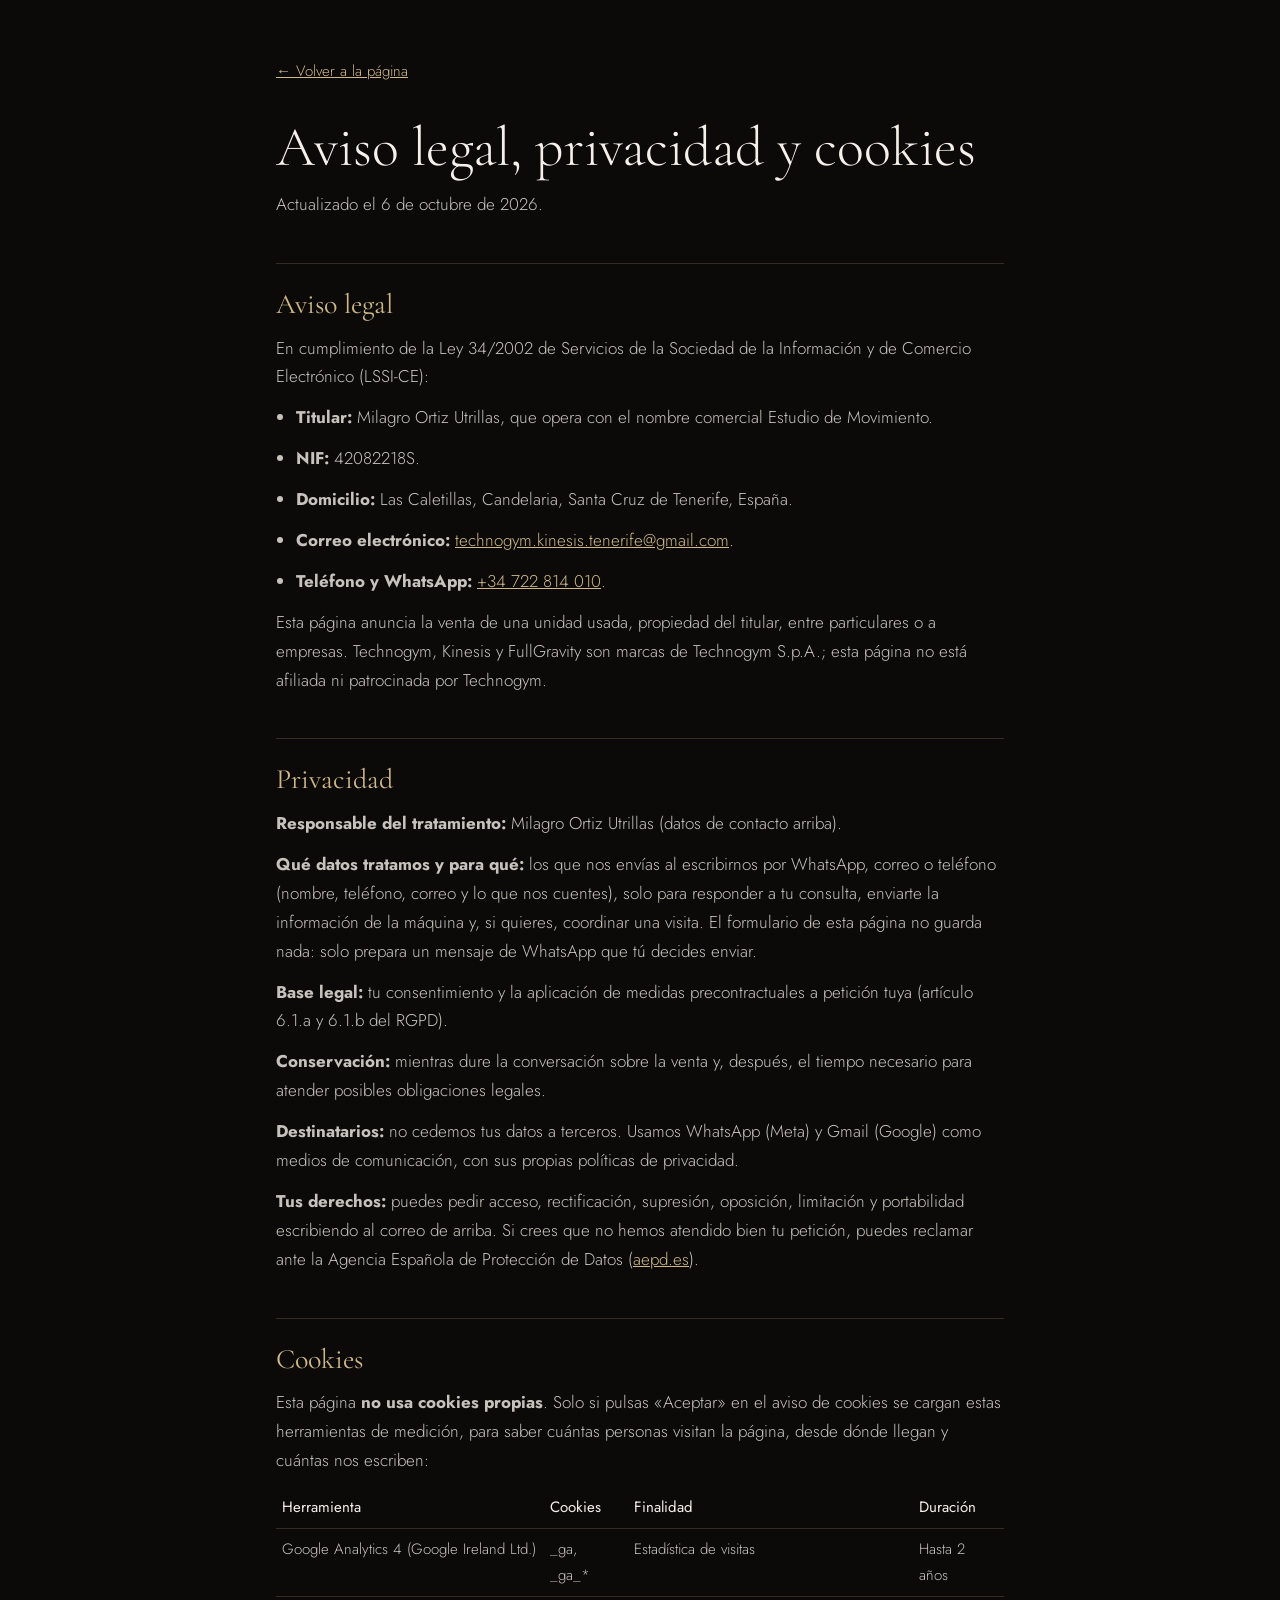
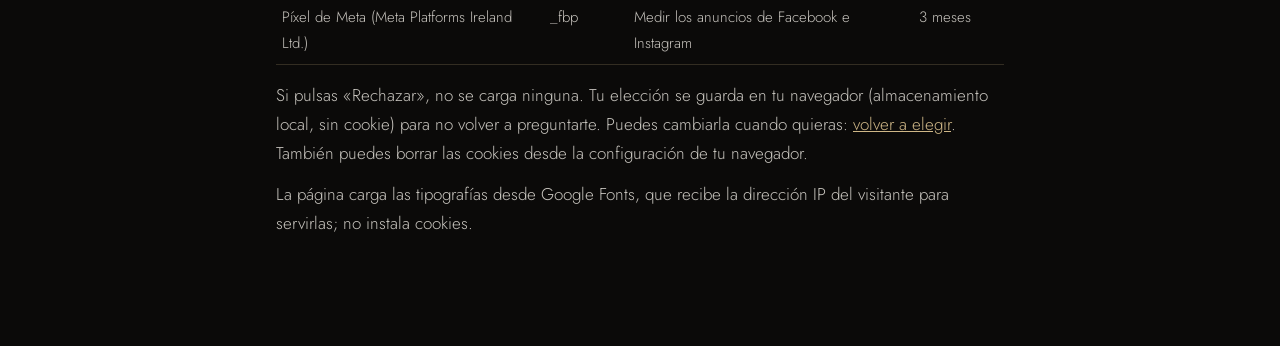
<file: legal.html>
<!doctype html>
<html lang="es">
<head>
<meta charset="utf-8">
<meta name="viewport" content="width=device-width, initial-scale=1">
<title>Aviso legal, privacidad y cookies · Estudio de Movimiento</title>
<meta name="robots" content="noindex, follow">
<link rel="canonical" href="https://estudiodemovimiento.es/legal.html">
<link href="https://fonts.googleapis.com/css2?family=Cormorant+Garamond:wght@300;400&family=Jost:wght@300;400&display=swap" rel="stylesheet">
<style>
:root{--ink:#0B0A09;--crema:#F5F1EA;--champ:#CFB787;--linea:rgba(207,183,135,.2);--texto-2:rgba(245,241,234,.8)}
*{box-sizing:border-box;margin:0;padding:0}
body{background:var(--ink);color:var(--crema);font:300 17px/1.7 Jost,"Helvetica Neue",sans-serif;-webkit-font-smoothing:antialiased}
main{max-width:760px;margin:0 auto;padding:56px 16px 96px}
h1{font:300 clamp(36px,6vw,56px)/1.1 "Cormorant Garamond",Georgia,serif;margin-bottom:12px}
h2{font:400 28px/1.2 "Cormorant Garamond",Georgia,serif;color:var(--champ);margin:44px 0 12px;padding-top:24px;border-top:1px solid var(--linea)}
p,li{color:var(--texto-2);margin-bottom:12px}
ul{padding-left:20px}
a{color:var(--champ)}
.volver{display:inline-block;margin-bottom:32px;font-size:15px}
table{width:100%;border-collapse:collapse;font-size:15px;margin:8px 0 16px}
th,td{text-align:left;padding:8px 6px;border-bottom:1px solid var(--linea);vertical-align:top;color:var(--texto-2)}
th{color:var(--crema);font-weight:400}
@media(max-width:560px){table{font-size:13px}}
</style>
</head>
<body>
<main>
<a class="volver" href="./">← Volver a la página</a>
<h1>Aviso legal, privacidad y cookies</h1>
<p>Actualizado el 6 de octubre de 2026.</p>

<h2 id="aviso-legal">Aviso legal</h2>
<p>En cumplimiento de la Ley 34/2002 de Servicios de la Sociedad de la Información y de Comercio Electrónico (LSSI-CE):</p>
<ul>
  <li><b>Titular:</b> Milagro Ortiz Utrillas, que opera con el nombre comercial Estudio de Movimiento.</li>
  <li><b>NIF:</b> 42082218S.</li>
  <li><b>Domicilio:</b> Las Caletillas, Candelaria, Santa Cruz de Tenerife, España.</li>
  <li><b>Correo electrónico:</b> <a href="mailto:technogym.kinesis.tenerife@gmail.com">technogym.kinesis.tenerife@gmail.com</a>.</li>
  <li><b>Teléfono y WhatsApp:</b> <a href="tel:+34722814010">+34 722 814 010</a>.</li>
</ul>
<p>Esta página anuncia la venta de una unidad usada, propiedad del titular, entre particulares o a empresas. Technogym, Kinesis y FullGravity son marcas de Technogym S.p.A.; esta página no está afiliada ni patrocinada por Technogym.</p>

<h2 id="privacidad">Privacidad</h2>
<p><b>Responsable del tratamiento:</b> Milagro Ortiz Utrillas (datos de contacto arriba).</p>
<p><b>Qué datos tratamos y para qué:</b> los que nos envías al escribirnos por WhatsApp, correo o teléfono (nombre, teléfono, correo y lo que nos cuentes), solo para responder a tu consulta, enviarte la información de la máquina y, si quieres, coordinar una visita. El formulario de esta página no guarda nada: solo prepara un mensaje de WhatsApp que tú decides enviar.</p>
<p><b>Base legal:</b> tu consentimiento y la aplicación de medidas precontractuales a petición tuya (artículo 6.1.a y 6.1.b del RGPD).</p>
<p><b>Conservación:</b> mientras dure la conversación sobre la venta y, después, el tiempo necesario para atender posibles obligaciones legales.</p>
<p><b>Destinatarios:</b> no cedemos tus datos a terceros. Usamos WhatsApp (Meta) y Gmail (Google) como medios de comunicación, con sus propias políticas de privacidad.</p>
<p><b>Tus derechos:</b> puedes pedir acceso, rectificación, supresión, oposición, limitación y portabilidad escribiendo al correo de arriba. Si crees que no hemos atendido bien tu petición, puedes reclamar ante la Agencia Española de Protección de Datos (<a href="https://www.aepd.es" rel="noopener">aepd.es</a>).</p>

<h2 id="cookies">Cookies</h2>
<p>Esta página <b>no usa cookies propias</b>. Solo si pulsas «Aceptar» en el aviso de cookies se cargan estas herramientas de medición, para saber cuántas personas visitan la página, desde dónde llegan y cuántas nos escriben:</p>
<table>
  <tr><th>Herramienta</th><th>Cookies</th><th>Finalidad</th><th>Duración</th></tr>
  <tr><td>Google Analytics 4 (Google Ireland Ltd.)</td><td>_ga, _ga_*</td><td>Estadística de visitas</td><td>Hasta 2 años</td></tr>
  <tr><td>Píxel de Meta (Meta Platforms Ireland Ltd.)</td><td>_fbp</td><td>Medir los anuncios de Facebook e Instagram</td><td>3 meses</td></tr>
</table>
<p>Si pulsas «Rechazar», no se carga ninguna. Tu elección se guarda en tu navegador (almacenamiento local, sin cookie) para no volver a preguntarte. Puedes cambiarla cuando quieras: <a href="#" onclick="try{localStorage.removeItem('consentimiento-medicion')}catch(e){};location.href='./';return false">volver a elegir</a>. También puedes borrar las cookies desde la configuración de tu navegador.</p>
<p>La página carga las tipografías desde Google Fonts, que recibe la dirección IP del visitante para servirlas; no instala cookies.</p>
</main>
</body>
</html>
</file>
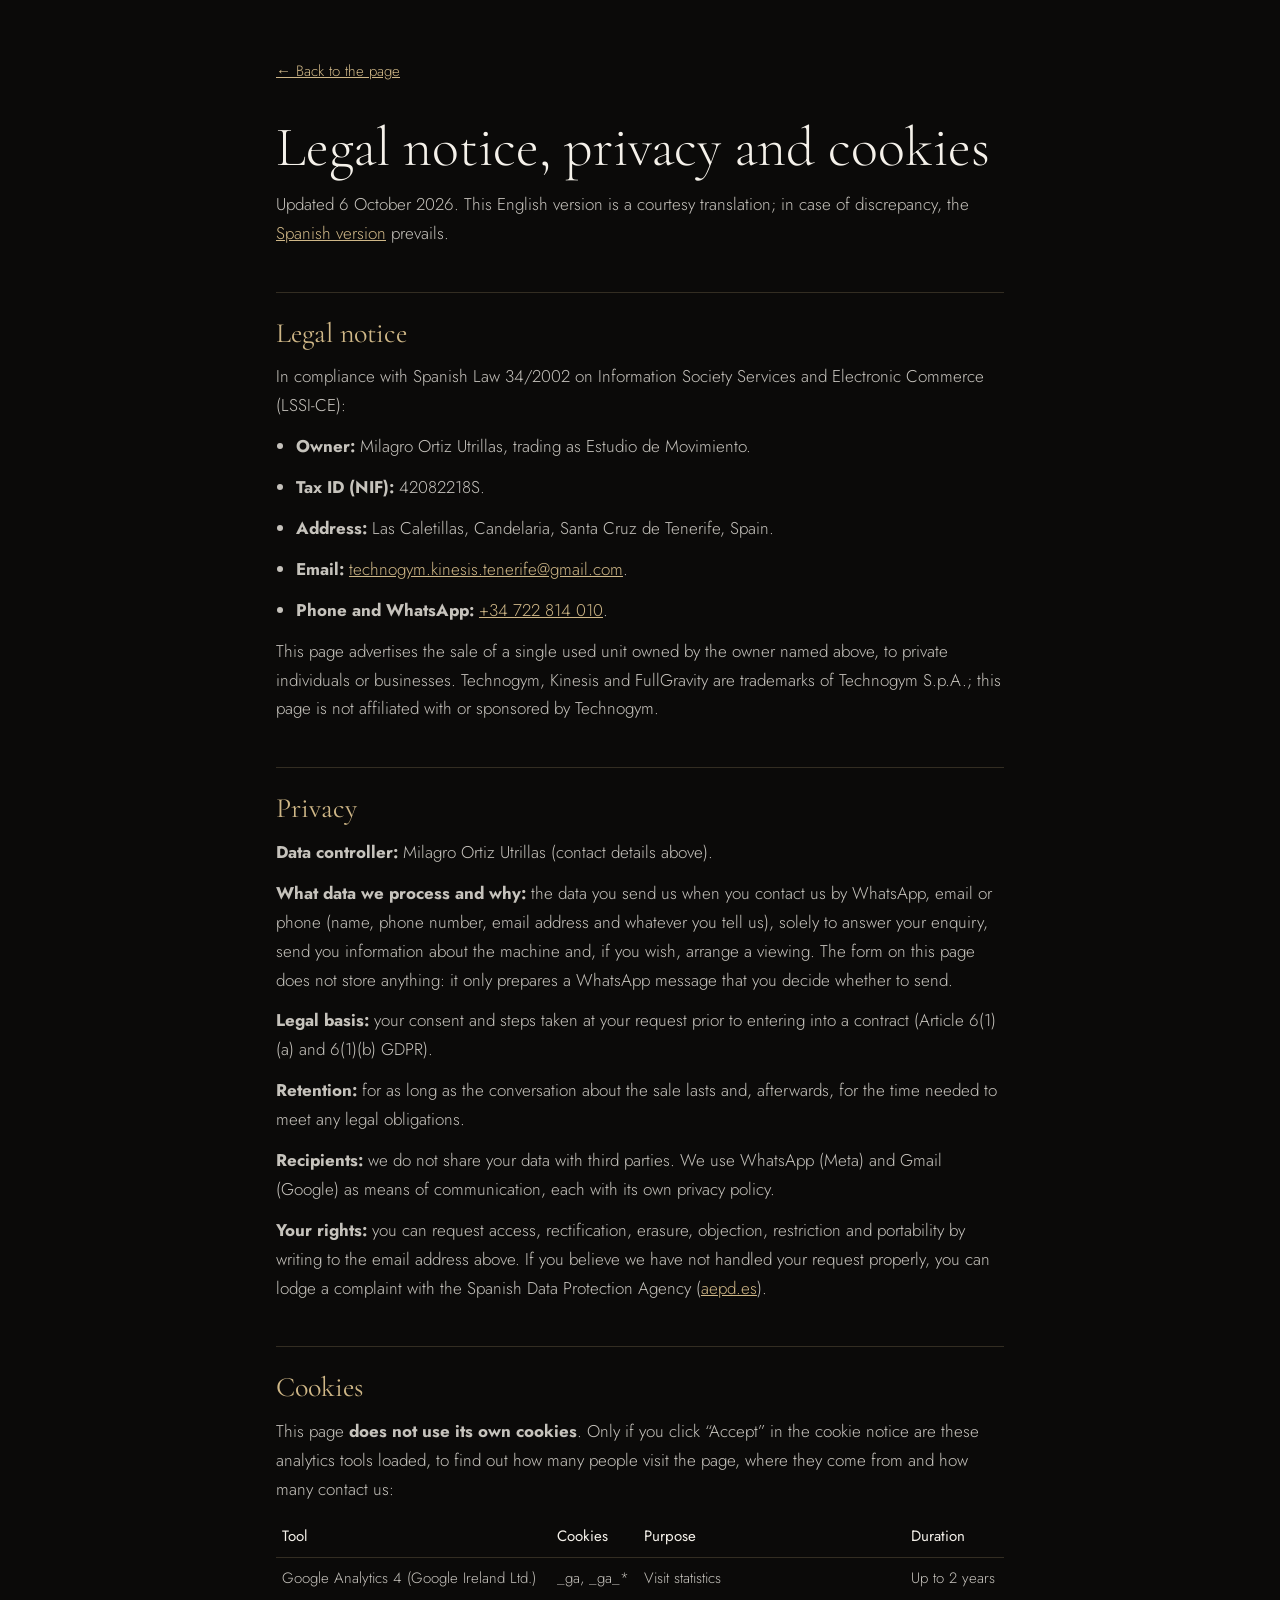
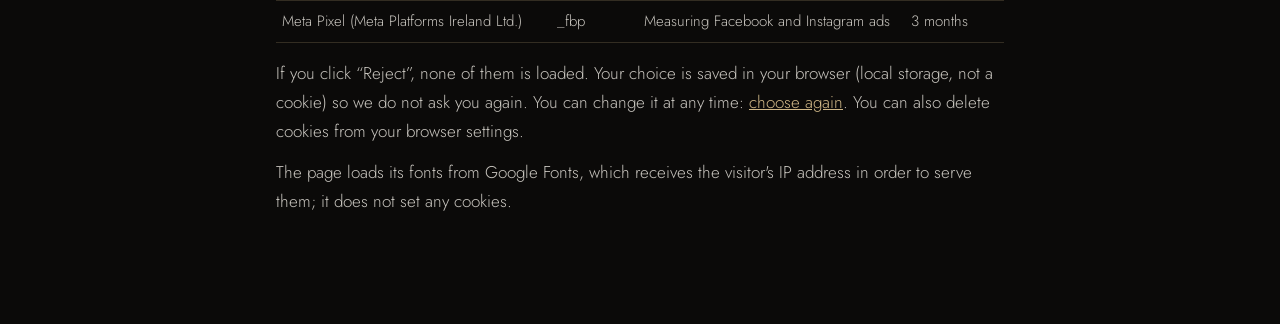
<file: en/legal.html>
<!doctype html>
<html lang="en-GB">
<head>
<meta charset="utf-8">
<meta name="viewport" content="width=device-width, initial-scale=1">
<title>Legal notice, privacy and cookies · Estudio de Movimiento</title>
<meta name="robots" content="noindex, follow">
<link rel="canonical" href="https://estudiodemovimiento.es/en/legal.html">
<link rel="alternate" hreflang="es" href="https://estudiodemovimiento.es/legal.html">
<link rel="alternate" hreflang="en" href="https://estudiodemovimiento.es/en/legal.html">
<link href="https://fonts.googleapis.com/css2?family=Cormorant+Garamond:wght@300;400&family=Jost:wght@300;400&display=swap" rel="stylesheet">
<style>
:root{--ink:#0B0A09;--crema:#F5F1EA;--champ:#CFB787;--linea:rgba(207,183,135,.2);--texto-2:rgba(245,241,234,.8)}
*{box-sizing:border-box;margin:0;padding:0}
body{background:var(--ink);color:var(--crema);font:300 17px/1.7 Jost,"Helvetica Neue",sans-serif;-webkit-font-smoothing:antialiased}
main{max-width:760px;margin:0 auto;padding:56px 16px 96px}
h1{font:300 clamp(36px,6vw,56px)/1.1 "Cormorant Garamond",Georgia,serif;margin-bottom:12px}
h2{font:400 28px/1.2 "Cormorant Garamond",Georgia,serif;color:var(--champ);margin:44px 0 12px;padding-top:24px;border-top:1px solid var(--linea)}
p,li{color:var(--texto-2);margin-bottom:12px}
ul{padding-left:20px}
a{color:var(--champ)}
.volver{display:inline-block;margin-bottom:32px;font-size:15px}
table{width:100%;border-collapse:collapse;font-size:15px;margin:8px 0 16px}
th,td{text-align:left;padding:8px 6px;border-bottom:1px solid var(--linea);vertical-align:top;color:var(--texto-2)}
th{color:var(--crema);font-weight:400}
@media(max-width:560px){table{font-size:13px}}
</style>
</head>
<body>
<main>
<a class="volver" href="./">← Back to the page</a>
<h1>Legal notice, privacy and cookies</h1>
<p>Updated 6 October 2026. This English version is a courtesy translation; in case of discrepancy, the <a href="../legal.html" hreflang="es">Spanish version</a> prevails.</p>

<h2 id="aviso-legal">Legal notice</h2>
<p>In compliance with Spanish Law 34/2002 on Information Society Services and Electronic Commerce (LSSI-CE):</p>
<ul>
  <li><b>Owner:</b> Milagro Ortiz Utrillas, trading as Estudio de Movimiento.</li>
  <li><b>Tax ID (NIF):</b> 42082218S.</li>
  <li><b>Address:</b> Las Caletillas, Candelaria, Santa Cruz de Tenerife, Spain.</li>
  <li><b>Email:</b> <a href="mailto:technogym.kinesis.tenerife@gmail.com">technogym.kinesis.tenerife@gmail.com</a>.</li>
  <li><b>Phone and WhatsApp:</b> <a href="tel:+34722814010">+34 722 814 010</a>.</li>
</ul>
<p>This page advertises the sale of a single used unit owned by the owner named above, to private individuals or businesses. Technogym, Kinesis and FullGravity are trademarks of Technogym S.p.A.; this page is not affiliated with or sponsored by Technogym.</p>

<h2 id="privacidad">Privacy</h2>
<p><b>Data controller:</b> Milagro Ortiz Utrillas (contact details above).</p>
<p><b>What data we process and why:</b> the data you send us when you contact us by WhatsApp, email or phone (name, phone number, email address and whatever you tell us), solely to answer your enquiry, send you information about the machine and, if you wish, arrange a viewing. The form on this page does not store anything: it only prepares a WhatsApp message that you decide whether to send.</p>
<p><b>Legal basis:</b> your consent and steps taken at your request prior to entering into a contract (Article 6(1)(a) and 6(1)(b) GDPR).</p>
<p><b>Retention:</b> for as long as the conversation about the sale lasts and, afterwards, for the time needed to meet any legal obligations.</p>
<p><b>Recipients:</b> we do not share your data with third parties. We use WhatsApp (Meta) and Gmail (Google) as means of communication, each with its own privacy policy.</p>
<p><b>Your rights:</b> you can request access, rectification, erasure, objection, restriction and portability by writing to the email address above. If you believe we have not handled your request properly, you can lodge a complaint with the Spanish Data Protection Agency (<a href="https://www.aepd.es" rel="noopener">aepd.es</a>).</p>

<h2 id="cookies">Cookies</h2>
<p>This page <b>does not use its own cookies</b>. Only if you click “Accept” in the cookie notice are these analytics tools loaded, to find out how many people visit the page, where they come from and how many contact us:</p>
<table>
  <tr><th>Tool</th><th>Cookies</th><th>Purpose</th><th>Duration</th></tr>
  <tr><td>Google Analytics 4 (Google Ireland Ltd.)</td><td>_ga, _ga_*</td><td>Visit statistics</td><td>Up to 2 years</td></tr>
  <tr><td>Meta Pixel (Meta Platforms Ireland Ltd.)</td><td>_fbp</td><td>Measuring Facebook and Instagram ads</td><td>3 months</td></tr>
</table>
<p>If you click “Reject”, none of them is loaded. Your choice is saved in your browser (local storage, not a cookie) so we do not ask you again. You can change it at any time: <a href="#" onclick="try{localStorage.removeItem('consentimiento-medicion')}catch(e){};location.href='./';return false">choose again</a>. You can also delete cookies from your browser settings.</p>
<p>The page loads its fonts from Google Fonts, which receives the visitor's IP address in order to serve them; it does not set any cookies.</p>
</main>
</body>
</html>
</file>
